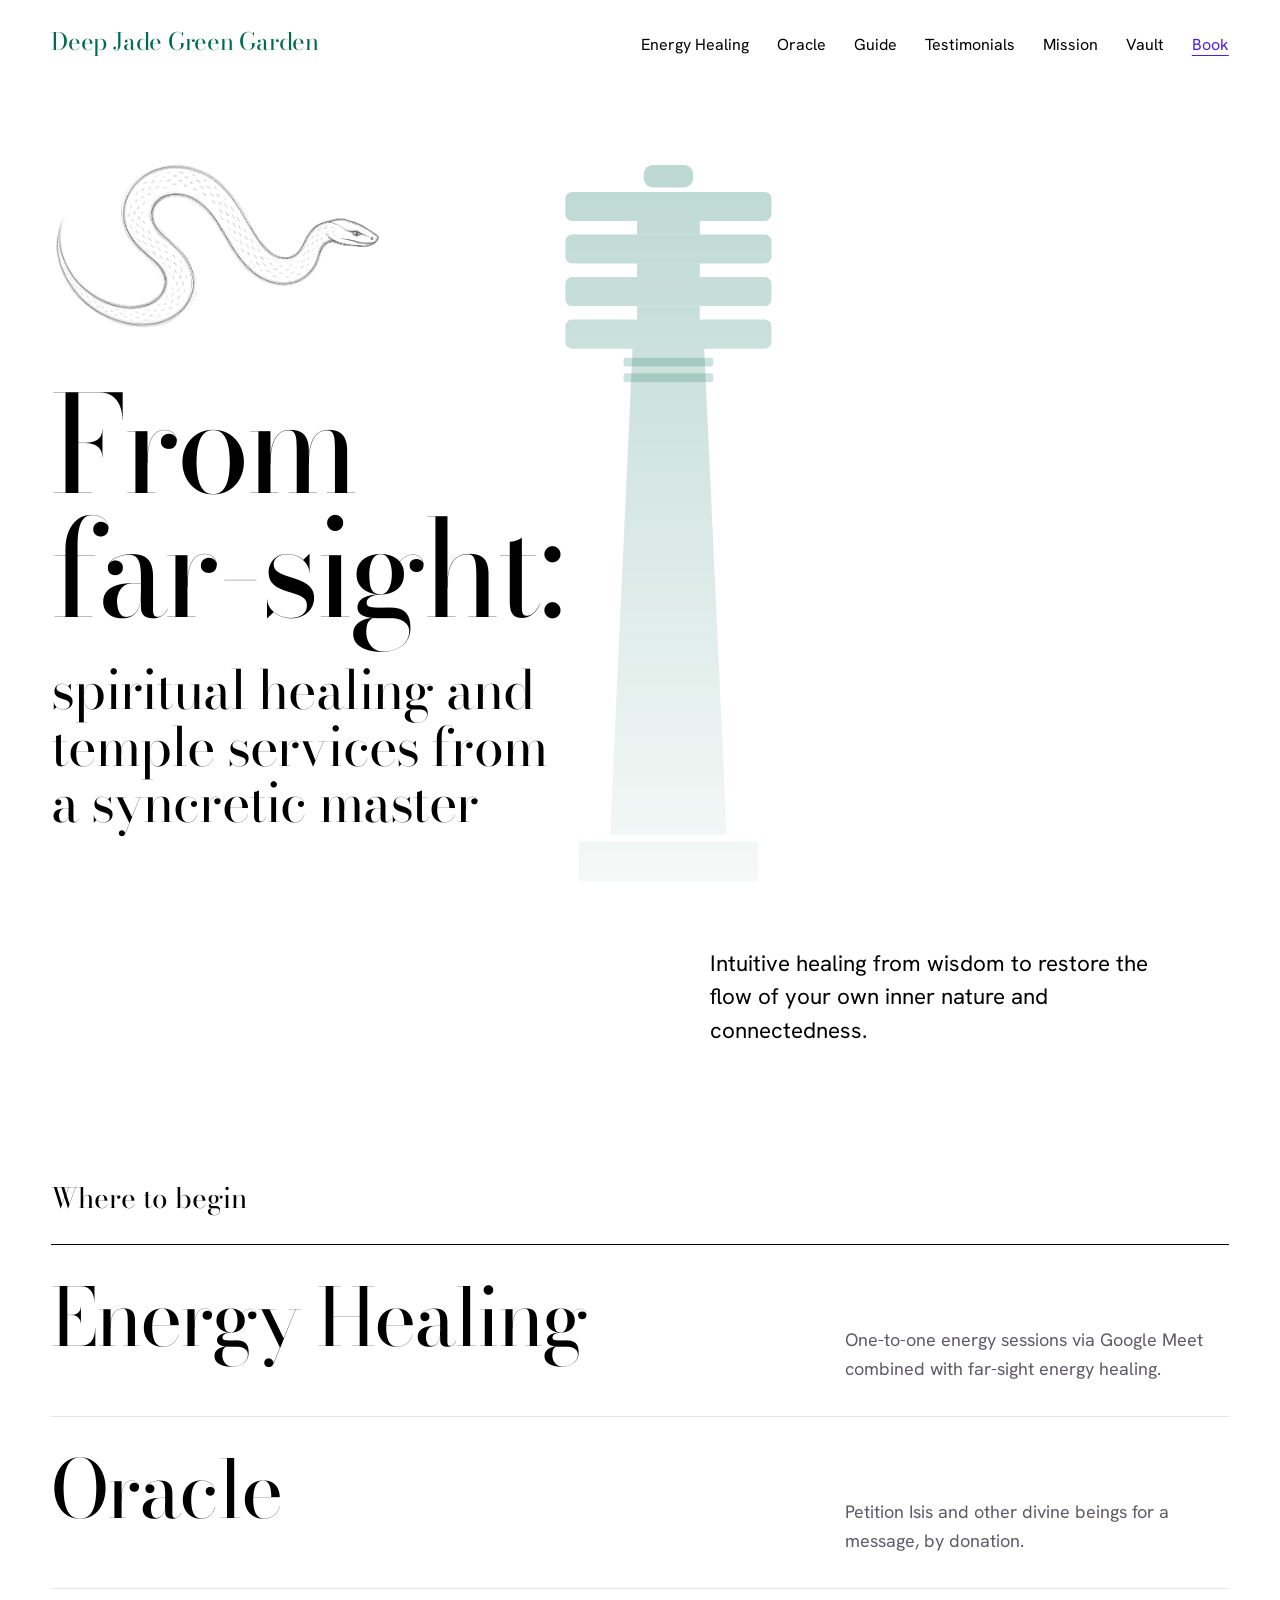
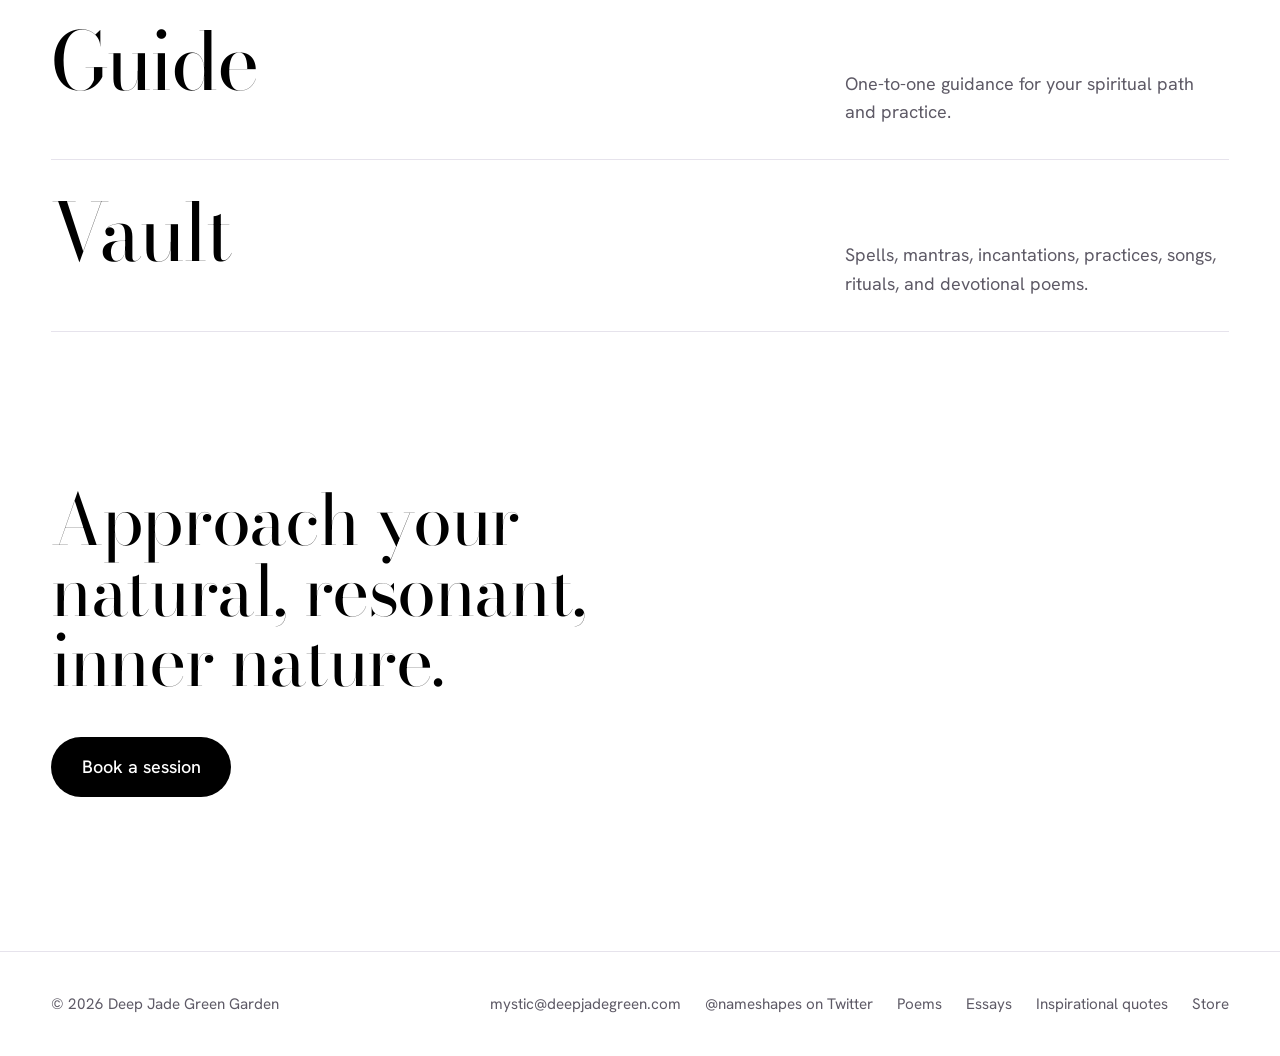
<file: index.html>
<!DOCTYPE html>
<html lang="en">
<head>
  <meta charset="utf-8">
  <meta name="viewport" content="width=device-width, initial-scale=1">
  <title>Deep Jade Green Garden — Spiritual healing and temple services</title>
  <meta name="description" content="Energy healing, poetry, magic, and temple work. Sessions in person and online.">
  <link rel="icon" href="favicon.ico" sizes="any">
  <link rel="icon" href="favicon-32.png" type="image/png" sizes="32x32">
  <link rel="icon" href="icon-192.png" type="image/png" sizes="192x192">
  <link rel="apple-touch-icon" href="apple-touch-icon.png">
  <link rel="preconnect" href="https://fonts.googleapis.com">
  <link rel="preconnect" href="https://fonts.gstatic.com" crossorigin>
  <link href="https://fonts.googleapis.com/css2?family=Bodoni+Moda:ital,opsz,wght@0,6..96,400..700;1,6..96,400&family=Hanken+Grotesk:wght@400;500&display=swap" rel="stylesheet">
  <link rel="stylesheet" href="style.css">
</head>
<body>
  <a class="skip" href="#main">Skip to content</a>

  <!-- HEADER: same on every page -->
  <header class="site-header wrap">
    <a class="brand" href="index.html">Deep Jade Green Garden</a>
    <nav class="nav" aria-label="Main">
      <ul>
        <li><a href="healing.html">Energy Healing</a></li>
        <li><a href="oracle.html">Oracle</a></li>
        <li><a href="consult.html">Guide</a></li>
        <li><a href="testimonials.html">Testimonials</a></li>
        <li><a href="mission.html">Mission</a></li>
        <li><a href="vault.html">Vault</a></li>
        <li class="nav-book"><a href="book.html">Book</a></li>
      </ul>
    </nav>
  </header>

  <main id="main">
    <section class="hero wrap">
      <img class="hero-logo" src="logo-snake.png" alt="Deep Jade Green Garden snake logo" width="779" height="405">
      <div class="hero-stage">
        <!-- Djed pillar: faded, behind the headline. Colour is set in style.css (.djed) -->
        <svg class="djed" viewBox="0 0 240 640" aria-hidden="true">
          <defs>
            <linearGradient id="djed-fade" gradientUnits="userSpaceOnUse" x1="0" y1="0" x2="0" y2="640">
              <stop offset="0" stop-color="currentColor" stop-opacity=".26" />
              <stop offset=".5" stop-color="currentColor" stop-opacity=".15" />
              <stop offset="1" stop-color="currentColor" stop-opacity=".04" />
            </linearGradient>
          </defs>
          <g fill="url(#djed-fade)">
            <rect x="98" y="0" width="44" height="20" rx="8" />
            <rect x="28" y="24" width="184" height="26" rx="6" />
            <rect x="92" y="50" width="56" height="12" />
            <rect x="28" y="62" width="184" height="26" rx="6" />
            <rect x="92" y="88" width="56" height="12" />
            <rect x="28" y="100" width="184" height="26" rx="6" />
            <rect x="92" y="126" width="56" height="12" />
            <rect x="28" y="138" width="184" height="26" rx="6" />
            <rect x="80" y="172" width="80" height="8" rx="2" />
            <rect x="80" y="186" width="80" height="8" rx="2" />
            <path d="M88 164 H152 L172 598 H68 Z" />
            <rect x="40" y="604" width="160" height="36" rx="3" />
          </g>
        </svg>
        <h1 class="display">From <span class="nowrap">far&#8209;sight:</span> <span class="display-sub">spiritual healing and temple services from a syncretic master</span></h1>
      </div>
      <p class="lede">Intuitive healing from wisdom to restore the flow of your own inner nature and connectedness.</p>
    </section>

    <section class="wrap" aria-labelledby="paths-title">
      <h2 class="paths-title" id="paths-title">Where to begin</h2>
      <ul class="paths">
        <li>
          <a href="healing.html">
            <span class="path-name">Energy Healing</span>
            <span class="path-note">One-to-one energy sessions via Google Meet combined with far-sight energy healing.</span>
          </a>
        </li>
        <li>
          <a href="oracle.html">
            <span class="path-name">Oracle</span>
            <span class="path-note">Petition Isis and other divine beings for a message, by donation.</span>
          </a>
        </li>
        <li>
          <a href="consult.html">
            <span class="path-name">Guide</span>
            <span class="path-note">One-to-one guidance for your spiritual path and practice.</span>
          </a>
        </li>
        <li>
          <a href="vault.html">
            <span class="path-name">Vault</span>
            <span class="path-note">Spells, mantras, incantations, practices, songs, rituals, and devotional poems.</span>
          </a>
        </li>
      </ul>
    </section>

    <section class="invite wrap">
      <h2>Approach your natural, resonant, inner nature.</h2>
      <a class="button" href="book.html">Book a session</a>
    </section>
  </main>

  <!-- FOOTER: same on every page -->
  <footer class="site-footer wrap">
    <span>&copy; 2026 Deep Jade Green Garden</span>
    <ul>
      <li><a href="mailto:mystic@deepjadegreen.com">mystic@deepjadegreen.com</a></li>
      <li><a href="https://twitter.com/nameshapes">@nameshapes on Twitter</a></li>
      <li><a href="poems.html">Poems</a></li>
      <li><a href="essays.html">Essays</a></li>
      <li><a href="quotes.html">Inspirational quotes</a></li>
      <li><a href="store.html">Store</a></li>
    </ul>
  </footer>
</body>
</html>
</file>
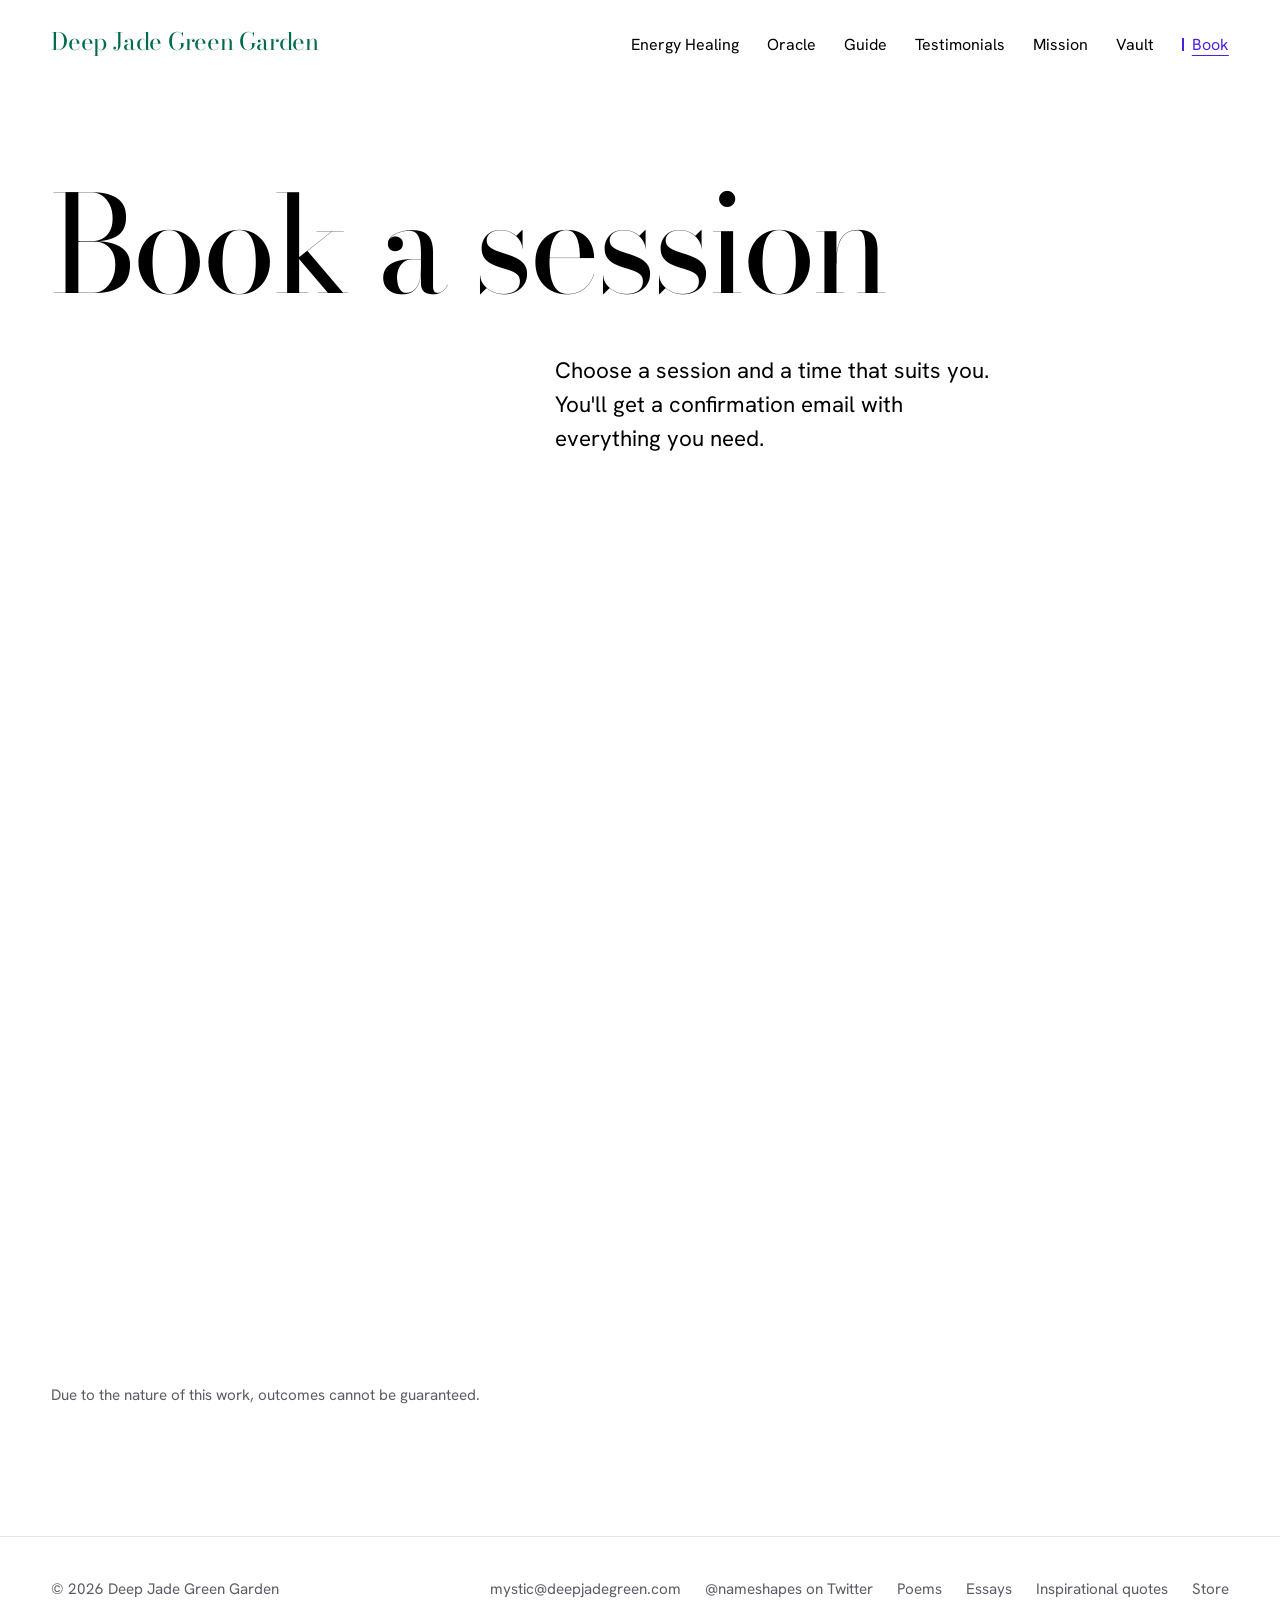
<file: book.html>
<!DOCTYPE html>
<html lang="en">
<head>
  <meta charset="utf-8">
  <meta name="viewport" content="width=device-width, initial-scale=1">
  <title>Book a session — Deep Jade Green Garden</title>
  <meta name="description" content="Choose a session and a time that suits you.">
  <link rel="icon" href="favicon.ico" sizes="any">
  <link rel="icon" href="favicon-32.png" type="image/png" sizes="32x32">
  <link rel="icon" href="icon-192.png" type="image/png" sizes="192x192">
  <link rel="apple-touch-icon" href="apple-touch-icon.png">
  <link rel="preconnect" href="https://fonts.googleapis.com">
  <link rel="preconnect" href="https://fonts.gstatic.com" crossorigin>
  <link href="https://fonts.googleapis.com/css2?family=Bodoni+Moda:ital,opsz,wght@0,6..96,400..700;1,6..96,400&family=Hanken+Grotesk:wght@400;500&display=swap" rel="stylesheet">
  <link rel="stylesheet" href="style.css">
</head>
<body>
  <a class="skip" href="#main">Skip to content</a>

  <header class="site-header wrap">
    <a class="brand" href="index.html">Deep Jade Green Garden</a>
    <nav class="nav" aria-label="Main">
      <ul>
        <li><a href="healing.html">Energy Healing</a></li>
        <li><a href="oracle.html">Oracle</a></li>
        <li><a href="consult.html">Guide</a></li>
        <li><a href="testimonials.html">Testimonials</a></li>
        <li><a href="mission.html">Mission</a></li>
        <li><a href="vault.html">Vault</a></li>
        <li class="nav-book"><a href="book.html" aria-current="page">Book</a></li>
      </ul>
    </nav>
  </header>

  <main id="main" class="wrap">
    <header class="page-head">
      <h1 class="display">Book a session</h1>
      <p class="lede">Choose a session and a time that suits you. You'll get a confirmation email with everything you need.</p>
    </header>

    <section class="booking">
      <!-- Acuity Scheduling embed. The script resizes the scheduler to fit its content. -->
      <iframe src="https://app.acuityscheduling.com/schedule.php?owner=40614383&ref=embedded_csp" title="Schedule Appointment" width="100%" height="800" frameBorder="0" allow="payment"></iframe>
      <script src="https://embed.acuityscheduling.com/js/embed.js" type="text/javascript"></script>
      <p class="booking-note">Due to the nature of this work, outcomes cannot be guaranteed.</p>
    </section>
  </main>

  <footer class="site-footer wrap">
    <span>&copy; 2026 Deep Jade Green Garden</span>
    <ul>
      <li><a href="mailto:mystic@deepjadegreen.com">mystic@deepjadegreen.com</a></li>
      <li><a href="https://twitter.com/nameshapes">@nameshapes on Twitter</a></li>
      <li><a href="poems.html">Poems</a></li>
      <li><a href="essays.html">Essays</a></li>
      <li><a href="quotes.html">Inspirational quotes</a></li>
      <li><a href="store.html">Store</a></li>
    </ul>
  </footer>
</body>
</html>
</file>
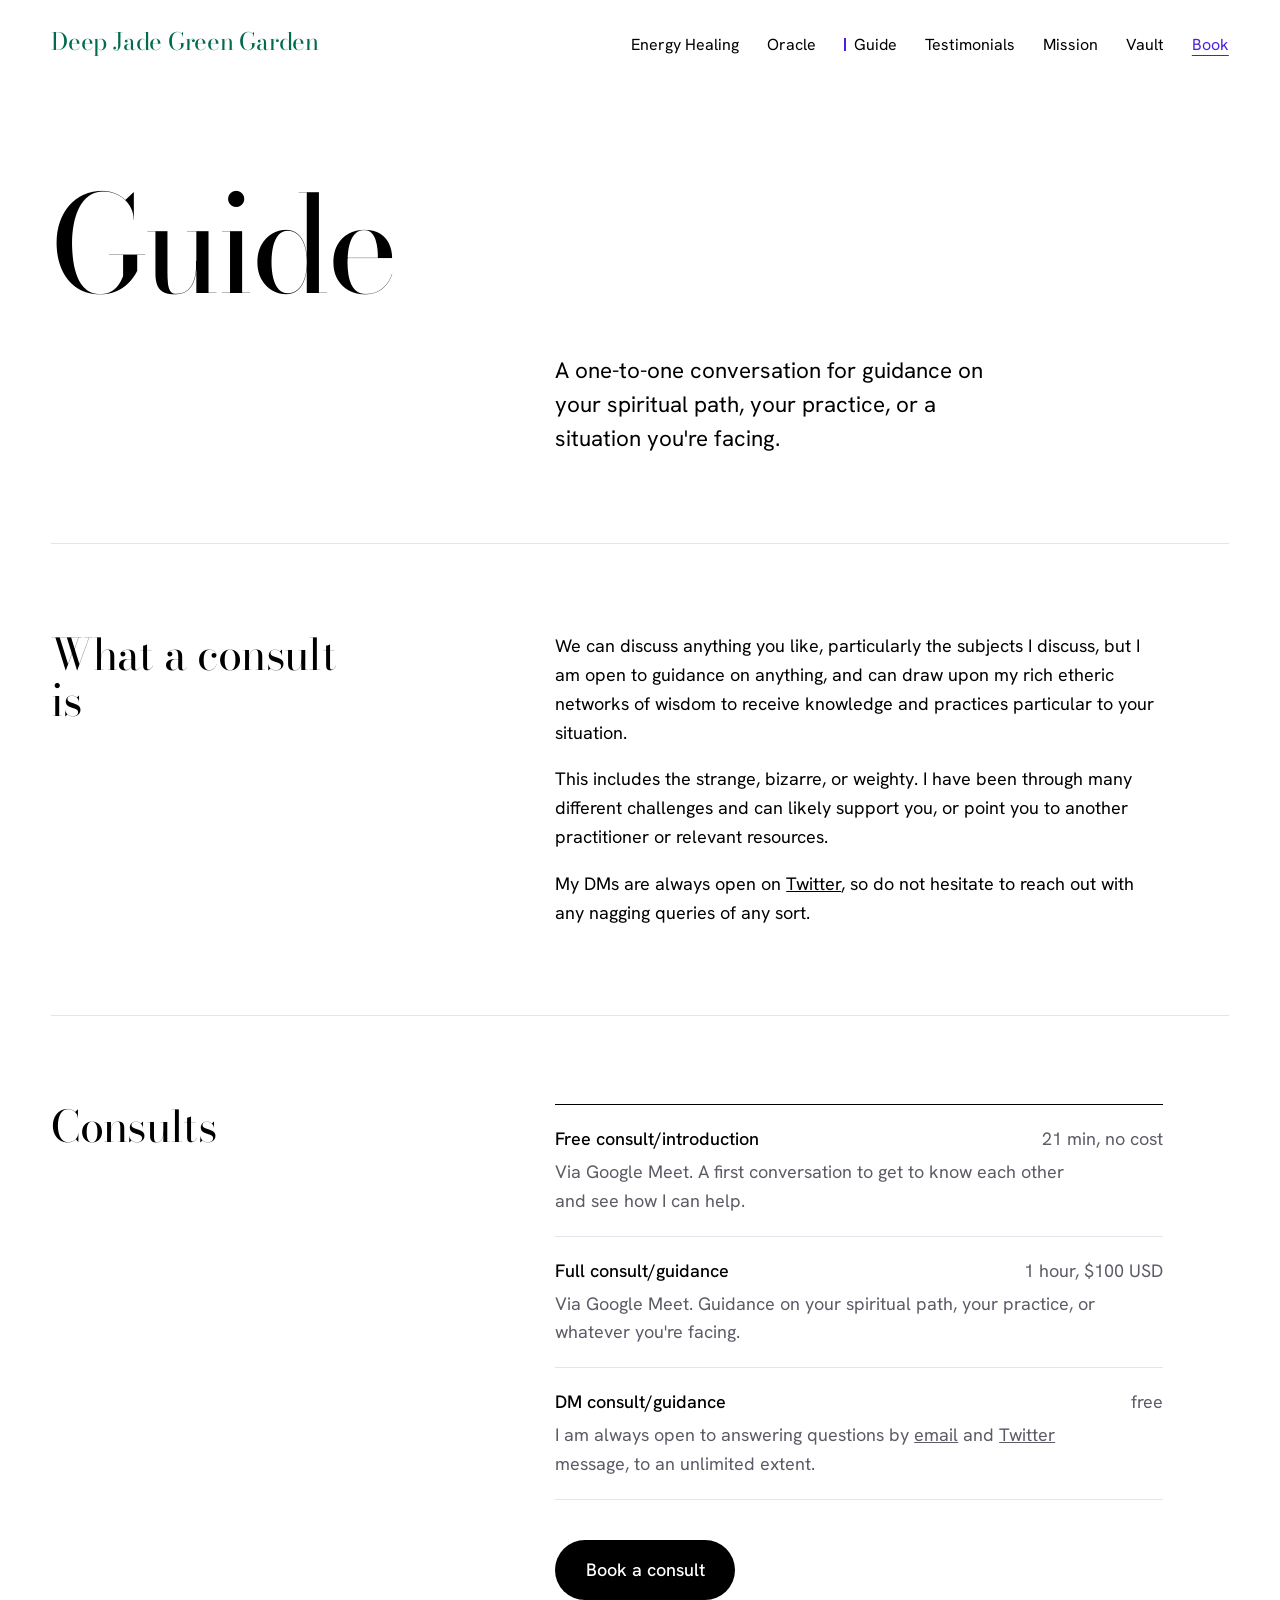
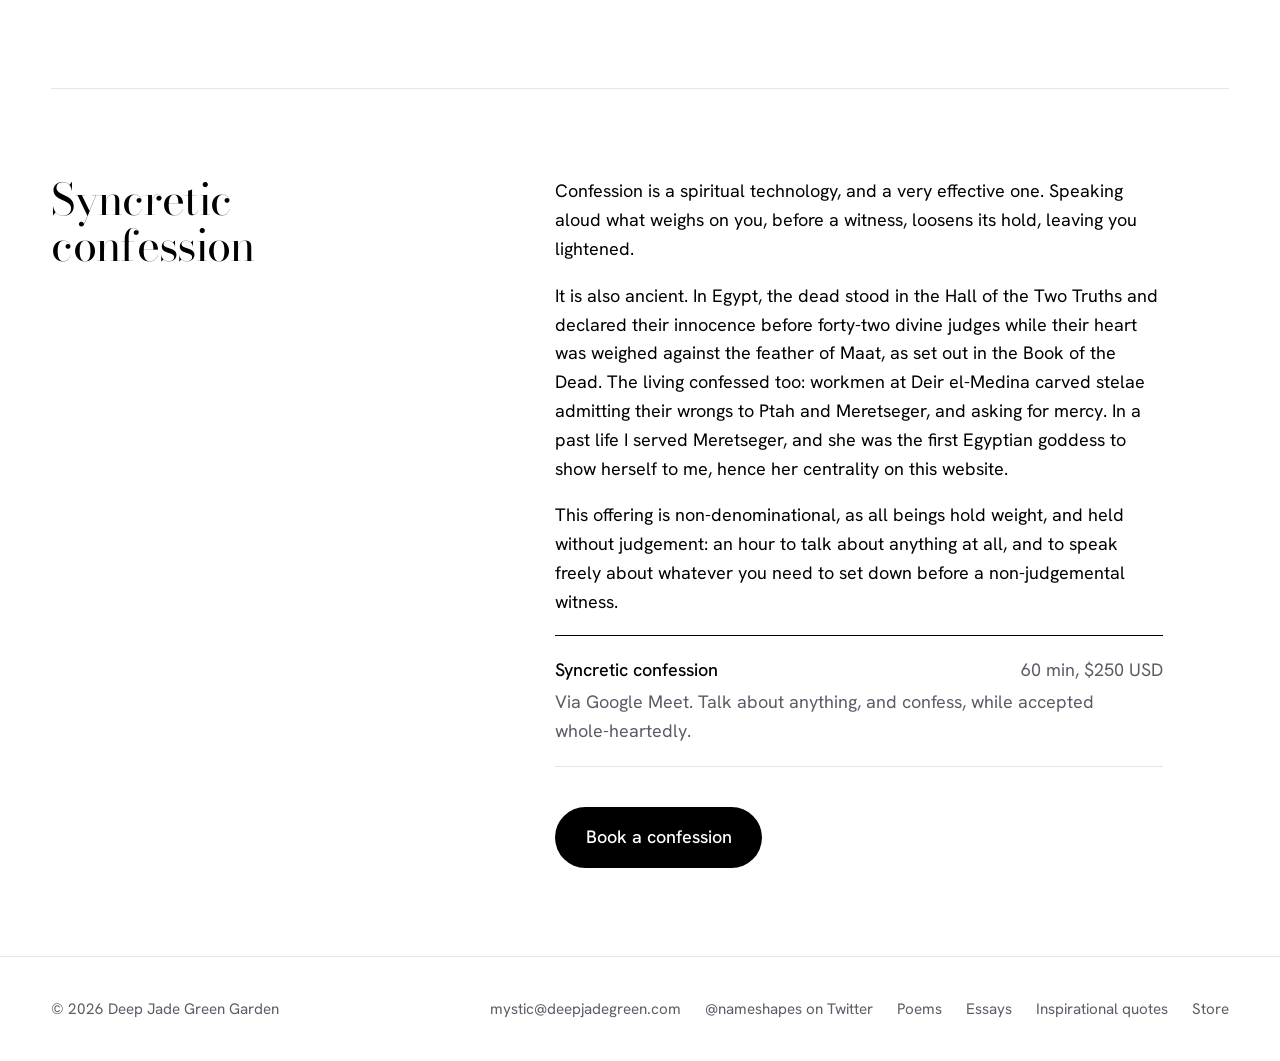
<file: consult.html>
<!DOCTYPE html>
<html lang="en">
<head>
  <meta charset="utf-8">
  <meta name="viewport" content="width=device-width, initial-scale=1">
  <title>Guide — Deep Jade Green Garden</title>
  <meta name="description" content="One-to-one spiritual consults, in person or online.">
  <link rel="icon" href="favicon.ico" sizes="any">
  <link rel="icon" href="favicon-32.png" type="image/png" sizes="32x32">
  <link rel="icon" href="icon-192.png" type="image/png" sizes="192x192">
  <link rel="apple-touch-icon" href="apple-touch-icon.png">
  <link rel="preconnect" href="https://fonts.googleapis.com">
  <link rel="preconnect" href="https://fonts.gstatic.com" crossorigin>
  <link href="https://fonts.googleapis.com/css2?family=Bodoni+Moda:ital,opsz,wght@0,6..96,400..700;1,6..96,400&family=Hanken+Grotesk:wght@400;500&display=swap" rel="stylesheet">
  <link rel="stylesheet" href="style.css">
</head>
<body>
  <a class="skip" href="#main">Skip to content</a>

  <header class="site-header wrap">
    <a class="brand" href="index.html">Deep Jade Green Garden</a>
    <nav class="nav" aria-label="Main">
      <ul>
        <li><a href="healing.html">Energy Healing</a></li>
        <li><a href="oracle.html">Oracle</a></li>
        <li><a href="consult.html" aria-current="page">Guide</a></li>
        <li><a href="testimonials.html">Testimonials</a></li>
        <li><a href="mission.html">Mission</a></li>
        <li><a href="vault.html">Vault</a></li>
        <li class="nav-book"><a href="book.html">Book</a></li>
      </ul>
    </nav>
  </header>

  <main id="main" class="wrap">
    <header class="page-head">
      <h1 class="display">Guide</h1>
      <p class="lede">A one-to-one conversation for guidance on your spiritual path, your practice, or a situation you're facing.</p>
    </header>

    <section class="block">
      <h2>What a consult is</h2>
      <div class="body">
        <p>We can discuss anything you like, particularly the subjects I discuss, but I am open to guidance on anything, and can draw upon my rich etheric networks of wisdom to receive knowledge and practices particular to your situation.</p>
        <p>This includes the strange, bizarre, or weighty. I have been through many different challenges and can likely support you, or point you to another practitioner or relevant resources.</p>
        <p>My DMs are always open on <a href="https://twitter.com/nameshapes">Twitter</a>, so do not hesitate to reach out with any nagging queries of any sort.</p>
      </div>
    </section>

    <section class="block">
      <h2>Consults</h2>
      <div class="body">
        <ul class="offerings">
          <li>
            <span class="name">Free consult/introduction</span>
            <span class="meta">21 min, no cost</span>
            <p class="desc">Via Google Meet. A first conversation to get to know each other and see how I can help.</p>
          </li>
          <li>
            <span class="name">Full consult/guidance</span>
            <span class="meta">1 hour, $100 USD</span>
            <p class="desc">Via Google Meet. Guidance on your spiritual path, your practice, or whatever you're facing.</p>
          </li>
          <li>
            <span class="name">DM consult/guidance</span>
            <span class="meta">free</span>
            <p class="desc">I am always open to answering questions by <a href="mailto:mystic@deepjadegreen.com">email</a> and <a href="https://twitter.com/nameshapes">Twitter</a> message, to an unlimited extent.</p>
          </li>
        </ul>
        <p class="after-list"><a class="button" href="book.html">Book a consult</a></p>
      </div>
    </section>

    <section class="block">
      <h2>Syncretic confession</h2>
      <div class="body">
        <p>Confession is a spiritual technology, and a very effective one. Speaking aloud what weighs on you, before a witness, loosens its hold, leaving you lightened.</p>
        <p>It is also ancient. In Egypt, the dead stood in the Hall of the Two Truths and declared their innocence before forty-two divine judges while their heart was weighed against the feather of Maat, as set out in the Book of the Dead. The living confessed too: workmen at Deir el-Medina carved stelae admitting their wrongs to Ptah and Meretseger, and asking for mercy. In a past life I served Meretseger, and she was the first Egyptian goddess to show herself to me, hence her centrality on this website.</p>
        <p>This offering is non-denominational, as all beings hold weight, and held without judgement: an hour to talk about anything at all, and to speak freely about whatever you need to set down before a non-judgemental witness.</p>
        <ul class="offerings">
          <li>
            <span class="name">Syncretic confession</span>
            <span class="meta">60 min, $250 USD</span>
            <p class="desc">Via Google Meet. Talk about anything, and confess, while accepted whole-heartedly.</p>
          </li>
        </ul>
        <p class="after-list"><a class="button" href="book.html">Book a confession</a></p>
      </div>
    </section>
  </main>

  <footer class="site-footer wrap">
    <span>&copy; 2026 Deep Jade Green Garden</span>
    <ul>
      <li><a href="mailto:mystic@deepjadegreen.com">mystic@deepjadegreen.com</a></li>
      <li><a href="https://twitter.com/nameshapes">@nameshapes on Twitter</a></li>
      <li><a href="poems.html">Poems</a></li>
      <li><a href="essays.html">Essays</a></li>
      <li><a href="quotes.html">Inspirational quotes</a></li>
      <li><a href="store.html">Store</a></li>
    </ul>
  </footer>
</body>
</html>
</file>
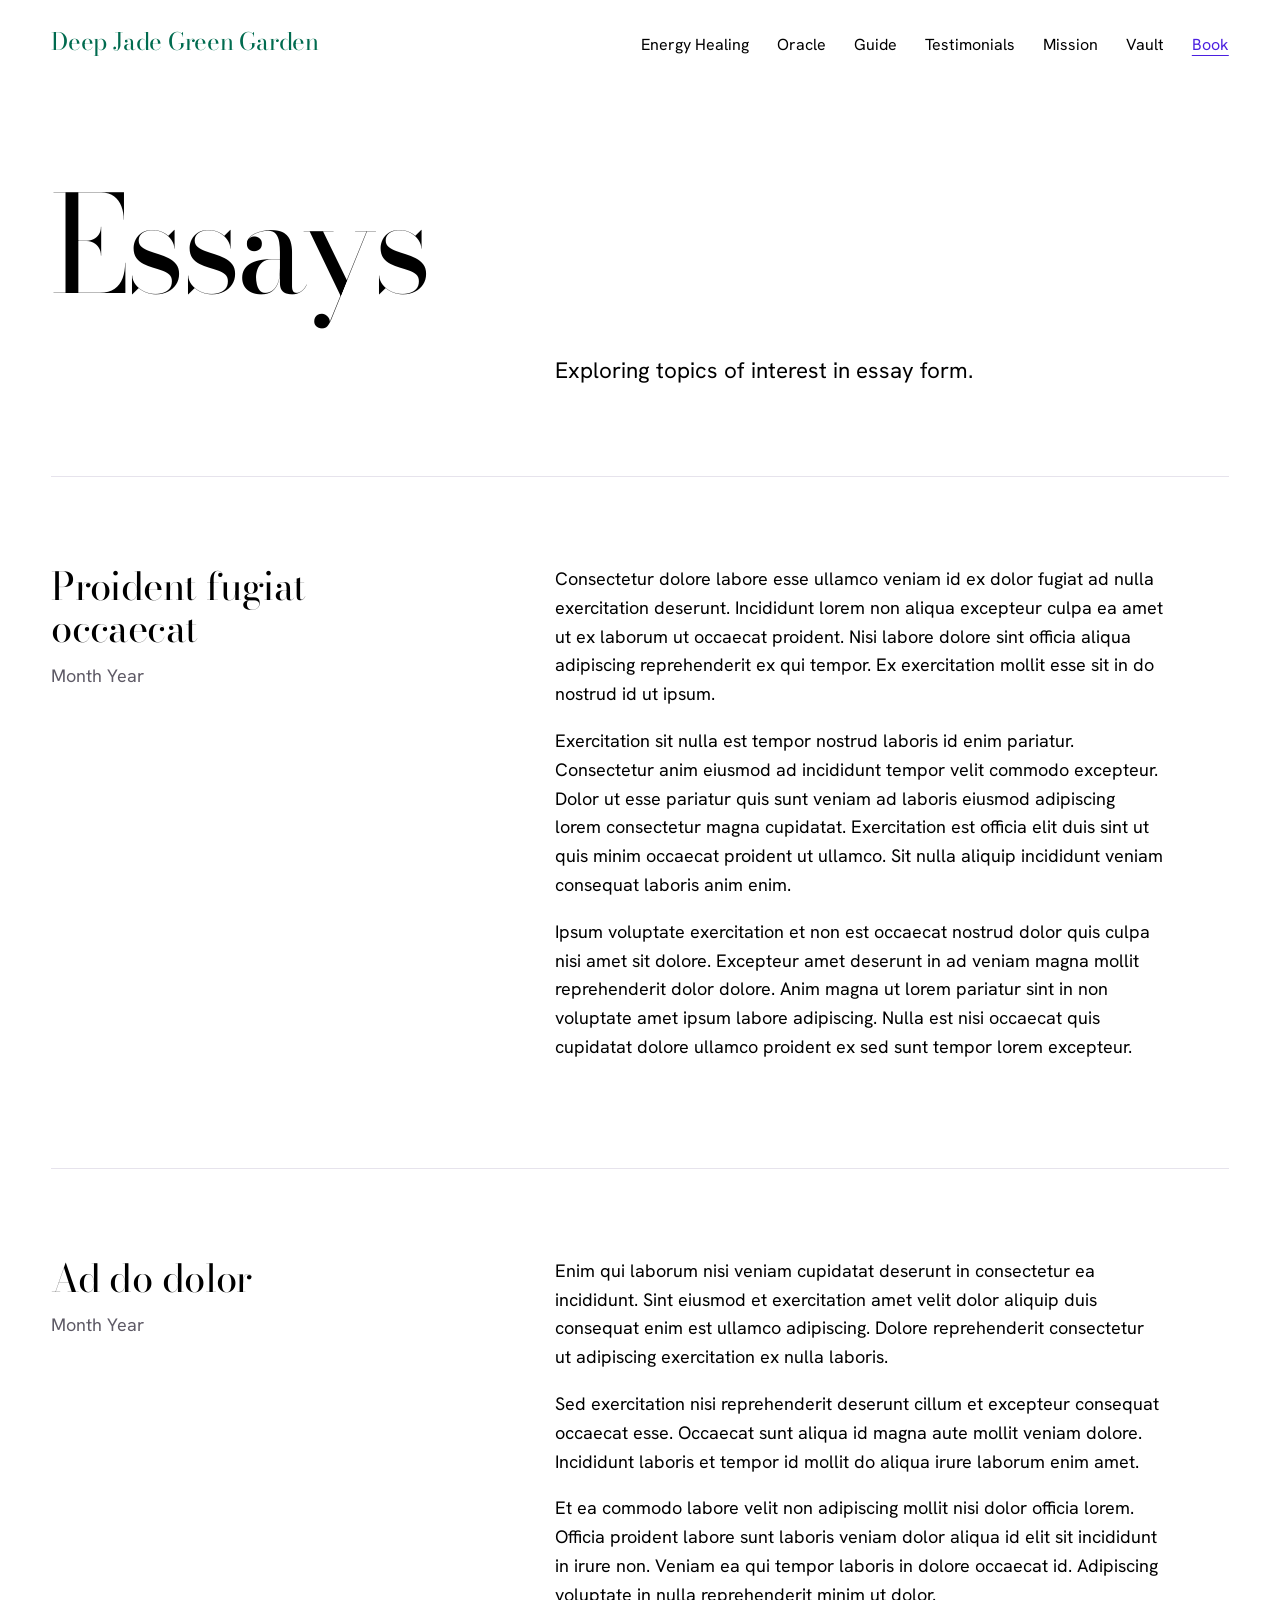
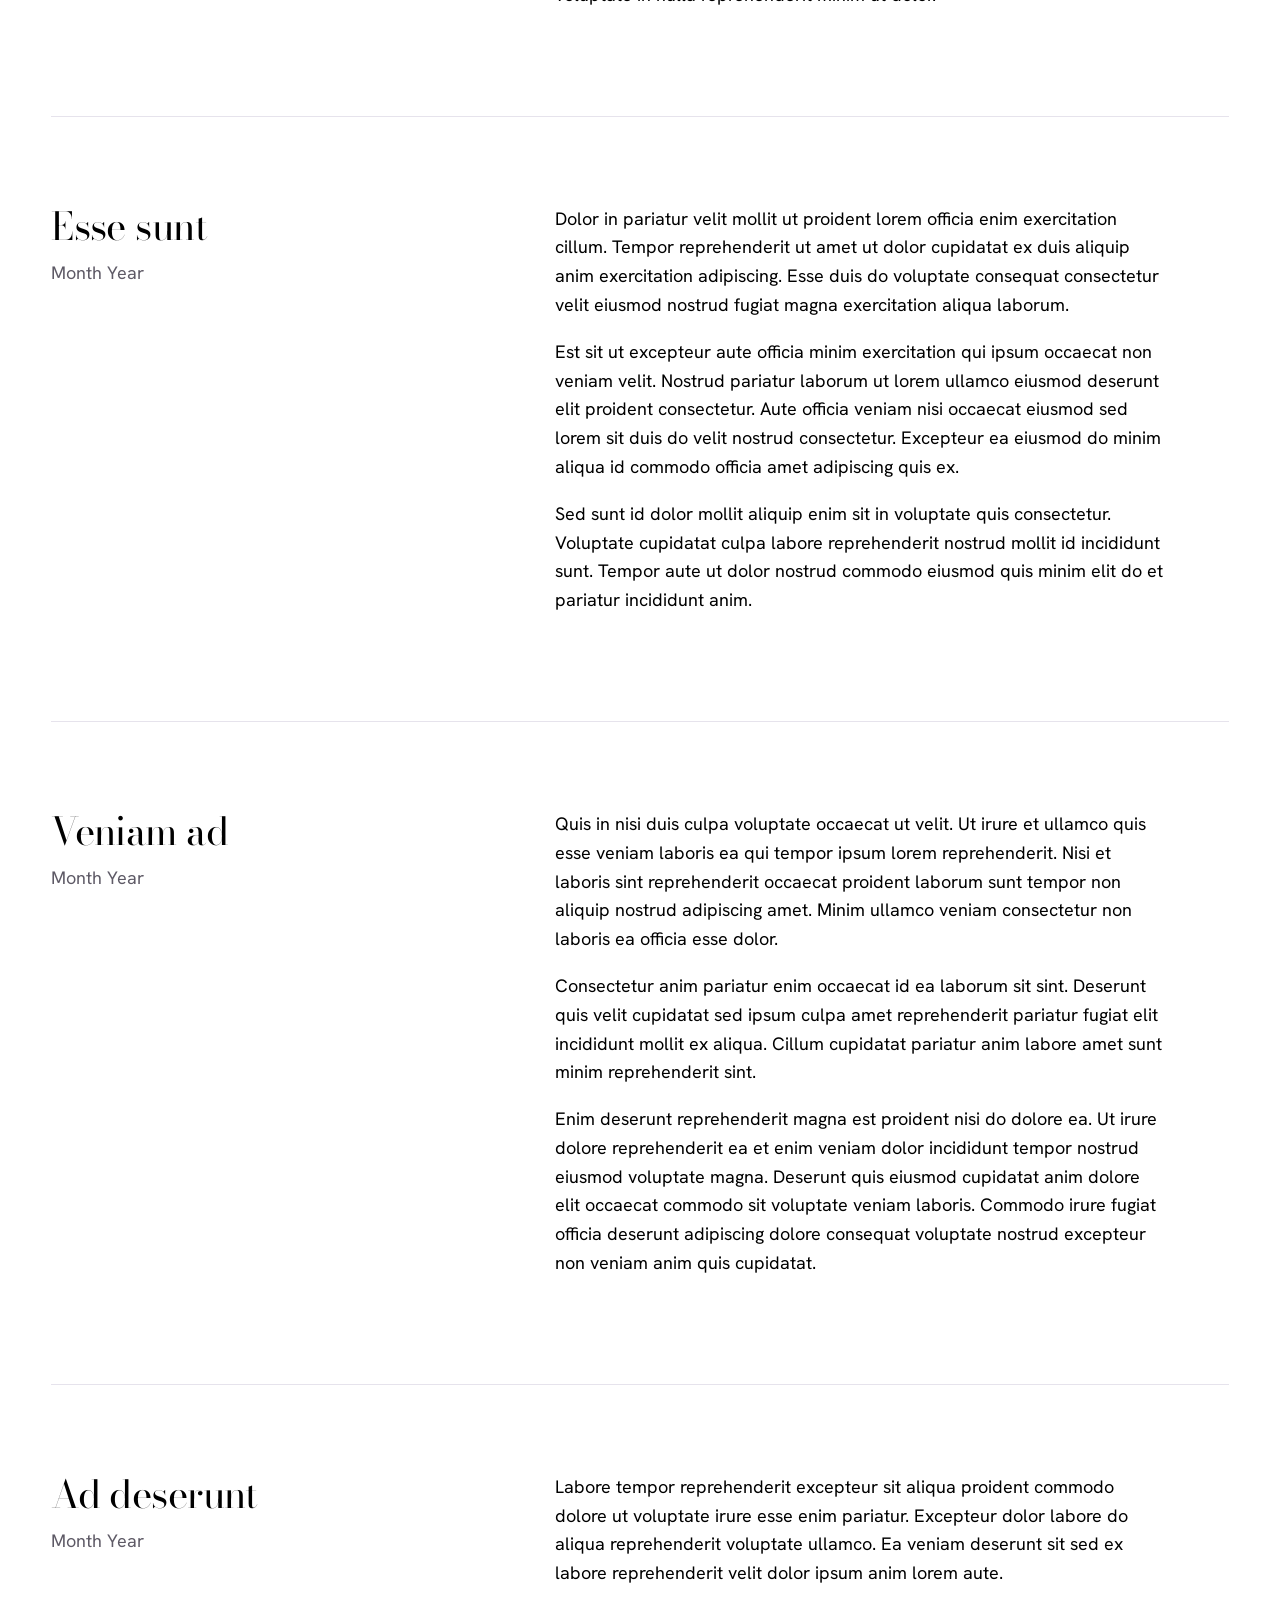
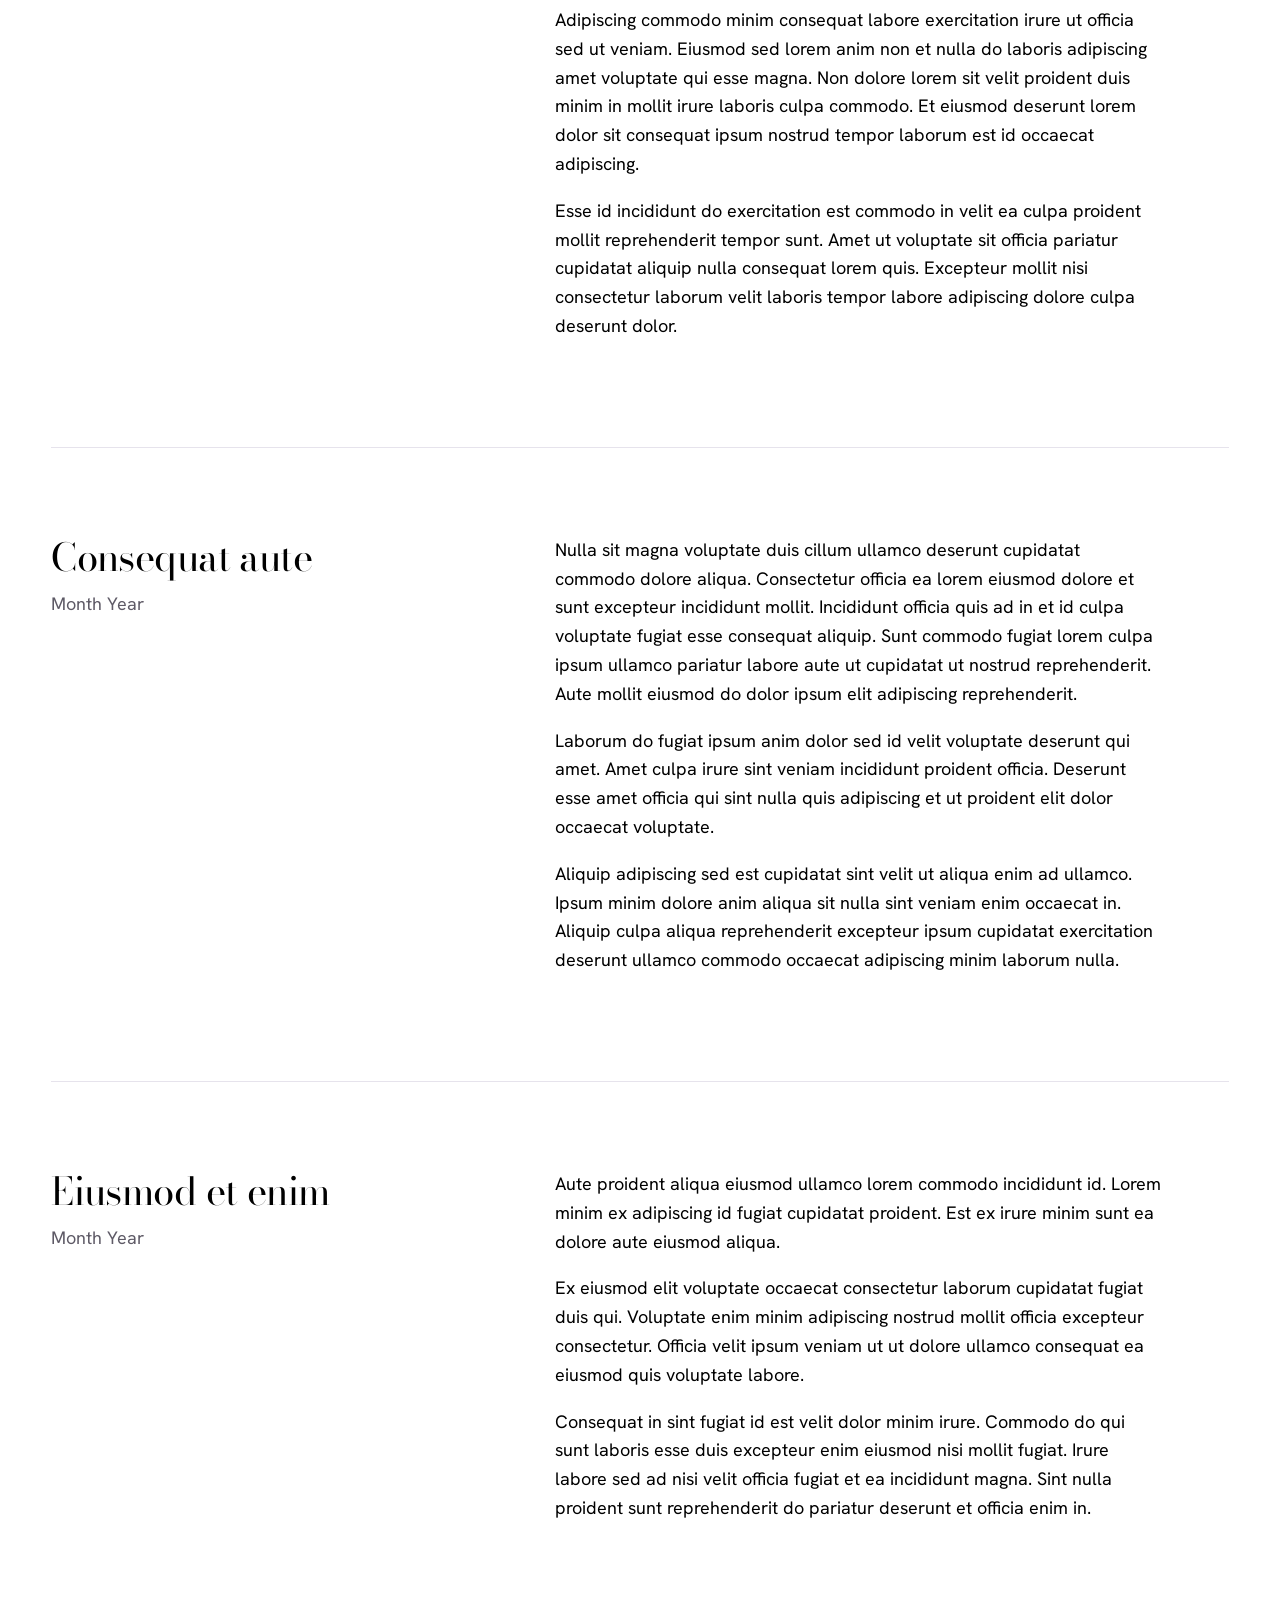
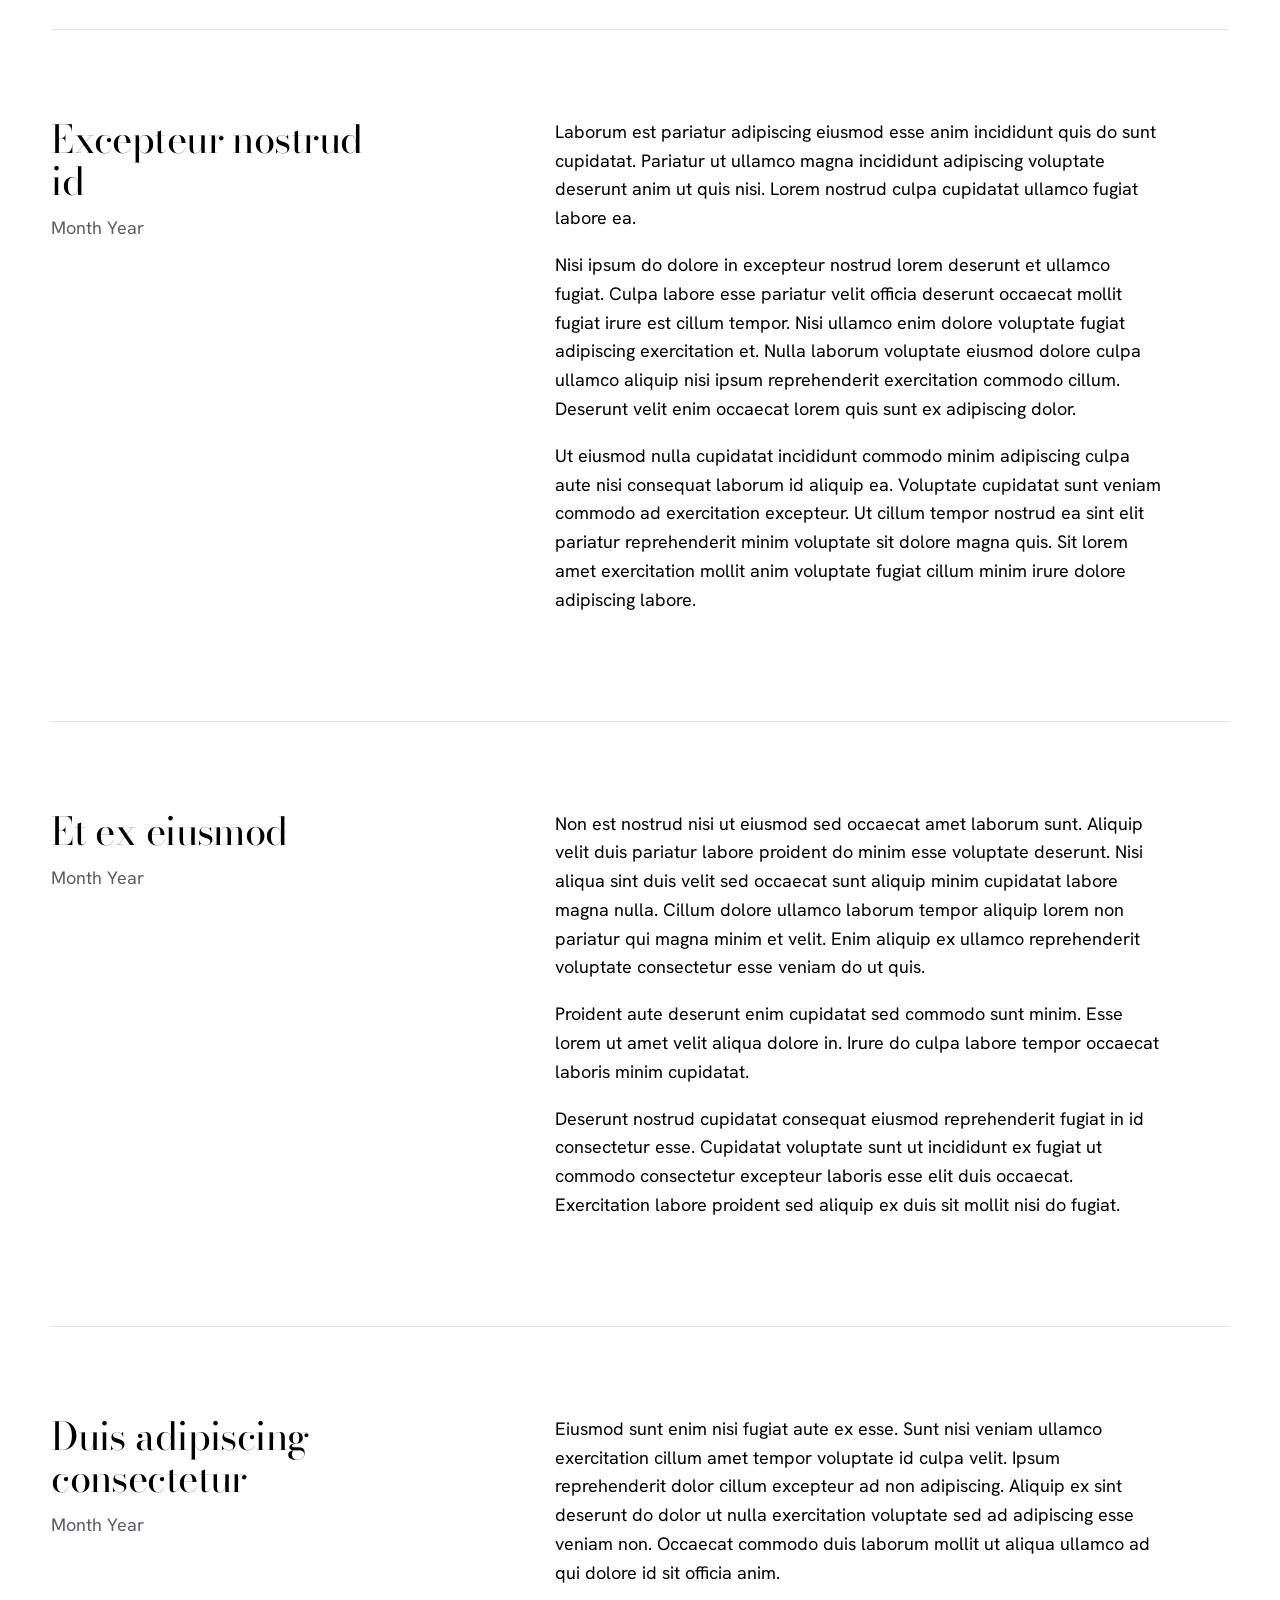
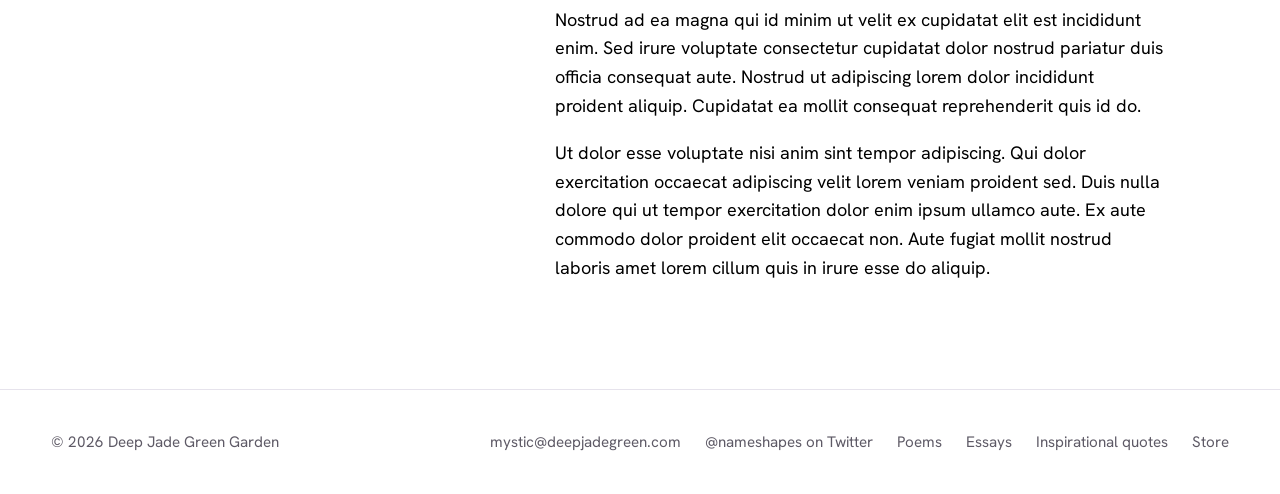
<file: essays.html>
<!DOCTYPE html>
<html lang="en">
<head>
  <meta charset="utf-8">
  <meta name="viewport" content="width=device-width, initial-scale=1">
  <title>Essays — Deep Jade Green Garden</title>
  <meta name="description" content="Essays from Deep Jade Green Garden.">
  <link rel="icon" href="favicon.ico" sizes="any">
  <link rel="icon" href="favicon-32.png" type="image/png" sizes="32x32">
  <link rel="icon" href="icon-192.png" type="image/png" sizes="192x192">
  <link rel="apple-touch-icon" href="apple-touch-icon.png">
  <link rel="preconnect" href="https://fonts.googleapis.com">
  <link rel="preconnect" href="https://fonts.gstatic.com" crossorigin>
  <link href="https://fonts.googleapis.com/css2?family=Bodoni+Moda:ital,opsz,wght@0,6..96,400..700;1,6..96,400&family=Hanken+Grotesk:wght@400;500&display=swap" rel="stylesheet">
  <link rel="stylesheet" href="style.css">
</head>
<body>
  <a class="skip" href="#main">Skip to content</a>

  <header class="site-header wrap">
    <a class="brand" href="index.html">Deep Jade Green Garden</a>
    <nav class="nav" aria-label="Main">
      <ul>
        <li><a href="healing.html">Energy Healing</a></li>
        <li><a href="oracle.html">Oracle</a></li>
        <li><a href="consult.html">Guide</a></li>
        <li><a href="testimonials.html">Testimonials</a></li>
        <li><a href="mission.html">Mission</a></li>
        <li><a href="vault.html">Vault</a></li>
        <li class="nav-book"><a href="book.html">Book</a></li>
      </ul>
    </nav>
  </header>

  <main id="main" class="wrap">
    <header class="page-head">
      <h1 class="display">Essays</h1>
      <p class="lede">Exploring topics of interest in essay form.</p>
    </header>

    <!-- ESSAY: copy this whole <article> block to add another. Add as many <p> paragraphs as you need. -->
    <article class="essay">
      <header>
        <h2>Proident fugiat occaecat</h2>
        <p class="essay-date">Month Year</p>
      </header>
      <div class="essay-body">
        <p>Consectetur dolore labore esse ullamco veniam id ex dolor fugiat ad nulla exercitation deserunt. Incididunt lorem non aliqua excepteur culpa ea amet ut ex laborum ut occaecat proident. Nisi labore dolore sint officia aliqua adipiscing reprehenderit ex qui tempor. Ex exercitation mollit esse sit in do nostrud id ut ipsum.</p>
        <p>Exercitation sit nulla est tempor nostrud laboris id enim pariatur. Consectetur anim eiusmod ad incididunt tempor velit commodo excepteur. Dolor ut esse pariatur quis sunt veniam ad laboris eiusmod adipiscing lorem consectetur magna cupidatat. Exercitation est officia elit duis sint ut quis minim occaecat proident ut ullamco. Sit nulla aliquip incididunt veniam consequat laboris anim enim.</p>
        <p>Ipsum voluptate exercitation et non est occaecat nostrud dolor quis culpa nisi amet sit dolore. Excepteur amet deserunt in ad veniam magna mollit reprehenderit dolor dolore. Anim magna ut lorem pariatur sint in non voluptate amet ipsum labore adipiscing. Nulla est nisi occaecat quis cupidatat dolore ullamco proident ex sed sunt tempor lorem excepteur.</p>
      </div>
    </article>

    <article class="essay">
      <header>
        <h2>Ad do dolor</h2>
        <p class="essay-date">Month Year</p>
      </header>
      <div class="essay-body">
        <p>Enim qui laborum nisi veniam cupidatat deserunt in consectetur ea incididunt. Sint eiusmod et exercitation amet velit dolor aliquip duis consequat enim est ullamco adipiscing. Dolore reprehenderit consectetur ut adipiscing exercitation ex nulla laboris.</p>
        <p>Sed exercitation nisi reprehenderit deserunt cillum et excepteur consequat occaecat esse. Occaecat sunt aliqua id magna aute mollit veniam dolore. Incididunt laboris et tempor id mollit do aliqua irure laborum enim amet.</p>
        <p>Et ea commodo labore velit non adipiscing mollit nisi dolor officia lorem. Officia proident labore sunt laboris veniam dolor aliqua id elit sit incididunt in irure non. Veniam ea qui tempor laboris in dolore occaecat id. Adipiscing voluptate in nulla reprehenderit minim ut dolor.</p>
      </div>
    </article>

    <article class="essay">
      <header>
        <h2>Esse sunt</h2>
        <p class="essay-date">Month Year</p>
      </header>
      <div class="essay-body">
        <p>Dolor in pariatur velit mollit ut proident lorem officia enim exercitation cillum. Tempor reprehenderit ut amet ut dolor cupidatat ex duis aliquip anim exercitation adipiscing. Esse duis do voluptate consequat consectetur velit eiusmod nostrud fugiat magna exercitation aliqua laborum.</p>
        <p>Est sit ut excepteur aute officia minim exercitation qui ipsum occaecat non veniam velit. Nostrud pariatur laborum ut lorem ullamco eiusmod deserunt elit proident consectetur. Aute officia veniam nisi occaecat eiusmod sed lorem sit duis do velit nostrud consectetur. Excepteur ea eiusmod do minim aliqua id commodo officia amet adipiscing quis ex.</p>
        <p>Sed sunt id dolor mollit aliquip enim sit in voluptate quis consectetur. Voluptate cupidatat culpa labore reprehenderit nostrud mollit id incididunt sunt. Tempor aute ut dolor nostrud commodo eiusmod quis minim elit do et pariatur incididunt anim.</p>
      </div>
    </article>

    <article class="essay">
      <header>
        <h2>Veniam ad</h2>
        <p class="essay-date">Month Year</p>
      </header>
      <div class="essay-body">
        <p>Quis in nisi duis culpa voluptate occaecat ut velit. Ut irure et ullamco quis esse veniam laboris ea qui tempor ipsum lorem reprehenderit. Nisi et laboris sint reprehenderit occaecat proident laborum sunt tempor non aliquip nostrud adipiscing amet. Minim ullamco veniam consectetur non laboris ea officia esse dolor.</p>
        <p>Consectetur anim pariatur enim occaecat id ea laborum sit sint. Deserunt quis velit cupidatat sed ipsum culpa amet reprehenderit pariatur fugiat elit incididunt mollit ex aliqua. Cillum cupidatat pariatur anim labore amet sunt minim reprehenderit sint.</p>
        <p>Enim deserunt reprehenderit magna est proident nisi do dolore ea. Ut irure dolore reprehenderit ea et enim veniam dolor incididunt tempor nostrud eiusmod voluptate magna. Deserunt quis eiusmod cupidatat anim dolore elit occaecat commodo sit voluptate veniam laboris. Commodo irure fugiat officia deserunt adipiscing dolore consequat voluptate nostrud excepteur non veniam anim quis cupidatat.</p>
      </div>
    </article>

    <article class="essay">
      <header>
        <h2>Ad deserunt</h2>
        <p class="essay-date">Month Year</p>
      </header>
      <div class="essay-body">
        <p>Labore tempor reprehenderit excepteur sit aliqua proident commodo dolore ut voluptate irure esse enim pariatur. Excepteur dolor labore do aliqua reprehenderit voluptate ullamco. Ea veniam deserunt sit sed ex labore reprehenderit velit dolor ipsum anim lorem aute.</p>
        <p>Adipiscing commodo minim consequat labore exercitation irure ut officia sed ut veniam. Eiusmod sed lorem anim non et nulla do laboris adipiscing amet voluptate qui esse magna. Non dolore lorem sit velit proident duis minim in mollit irure laboris culpa commodo. Et eiusmod deserunt lorem dolor sit consequat ipsum nostrud tempor laborum est id occaecat adipiscing.</p>
        <p>Esse id incididunt do exercitation est commodo in velit ea culpa proident mollit reprehenderit tempor sunt. Amet ut voluptate sit officia pariatur cupidatat aliquip nulla consequat lorem quis. Excepteur mollit nisi consectetur laborum velit laboris tempor labore adipiscing dolore culpa deserunt dolor.</p>
      </div>
    </article>

    <article class="essay">
      <header>
        <h2>Consequat aute</h2>
        <p class="essay-date">Month Year</p>
      </header>
      <div class="essay-body">
        <p>Nulla sit magna voluptate duis cillum ullamco deserunt cupidatat commodo dolore aliqua. Consectetur officia ea lorem eiusmod dolore et sunt excepteur incididunt mollit. Incididunt officia quis ad in et id culpa voluptate fugiat esse consequat aliquip. Sunt commodo fugiat lorem culpa ipsum ullamco pariatur labore aute ut cupidatat ut nostrud reprehenderit. Aute mollit eiusmod do dolor ipsum elit adipiscing reprehenderit.</p>
        <p>Laborum do fugiat ipsum anim dolor sed id velit voluptate deserunt qui amet. Amet culpa irure sint veniam incididunt proident officia. Deserunt esse amet officia qui sint nulla quis adipiscing et ut proident elit dolor occaecat voluptate.</p>
        <p>Aliquip adipiscing sed est cupidatat sint velit ut aliqua enim ad ullamco. Ipsum minim dolore anim aliqua sit nulla sint veniam enim occaecat in. Aliquip culpa aliqua reprehenderit excepteur ipsum cupidatat exercitation deserunt ullamco commodo occaecat adipiscing minim laborum nulla.</p>
      </div>
    </article>

    <article class="essay">
      <header>
        <h2>Eiusmod et enim</h2>
        <p class="essay-date">Month Year</p>
      </header>
      <div class="essay-body">
        <p>Aute proident aliqua eiusmod ullamco lorem commodo incididunt id. Lorem minim ex adipiscing id fugiat cupidatat proident. Est ex irure minim sunt ea dolore aute eiusmod aliqua.</p>
        <p>Ex eiusmod elit voluptate occaecat consectetur laborum cupidatat fugiat duis qui. Voluptate enim minim adipiscing nostrud mollit officia excepteur consectetur. Officia velit ipsum veniam ut ut dolore ullamco consequat ea eiusmod quis voluptate labore.</p>
        <p>Consequat in sint fugiat id est velit dolor minim irure. Commodo do qui sunt laboris esse duis excepteur enim eiusmod nisi mollit fugiat. Irure labore sed ad nisi velit officia fugiat et ea incididunt magna. Sint nulla proident sunt reprehenderit do pariatur deserunt et officia enim in.</p>
      </div>
    </article>

    <article class="essay">
      <header>
        <h2>Excepteur nostrud id</h2>
        <p class="essay-date">Month Year</p>
      </header>
      <div class="essay-body">
        <p>Laborum est pariatur adipiscing eiusmod esse anim incididunt quis do sunt cupidatat. Pariatur ut ullamco magna incididunt adipiscing voluptate deserunt anim ut quis nisi. Lorem nostrud culpa cupidatat ullamco fugiat labore ea.</p>
        <p>Nisi ipsum do dolore in excepteur nostrud lorem deserunt et ullamco fugiat. Culpa labore esse pariatur velit officia deserunt occaecat mollit fugiat irure est cillum tempor. Nisi ullamco enim dolore voluptate fugiat adipiscing exercitation et. Nulla laborum voluptate eiusmod dolore culpa ullamco aliquip nisi ipsum reprehenderit exercitation commodo cillum. Deserunt velit enim occaecat lorem quis sunt ex adipiscing dolor.</p>
        <p>Ut eiusmod nulla cupidatat incididunt commodo minim adipiscing culpa aute nisi consequat laborum id aliquip ea. Voluptate cupidatat sunt veniam commodo ad exercitation excepteur. Ut cillum tempor nostrud ea sint elit pariatur reprehenderit minim voluptate sit dolore magna quis. Sit lorem amet exercitation mollit anim voluptate fugiat cillum minim irure dolore adipiscing labore.</p>
      </div>
    </article>

    <article class="essay">
      <header>
        <h2>Et ex eiusmod</h2>
        <p class="essay-date">Month Year</p>
      </header>
      <div class="essay-body">
        <p>Non est nostrud nisi ut eiusmod sed occaecat amet laborum sunt. Aliquip velit duis pariatur labore proident do minim esse voluptate deserunt. Nisi aliqua sint duis velit sed occaecat sunt aliquip minim cupidatat labore magna nulla. Cillum dolore ullamco laborum tempor aliquip lorem non pariatur qui magna minim et velit. Enim aliquip ex ullamco reprehenderit voluptate consectetur esse veniam do ut quis.</p>
        <p>Proident aute deserunt enim cupidatat sed commodo sunt minim. Esse lorem ut amet velit aliqua dolore in. Irure do culpa labore tempor occaecat laboris minim cupidatat.</p>
        <p>Deserunt nostrud cupidatat consequat eiusmod reprehenderit fugiat in id consectetur esse. Cupidatat voluptate sunt ut incididunt ex fugiat ut commodo consectetur excepteur laboris esse elit duis occaecat. Exercitation labore proident sed aliquip ex duis sit mollit nisi do fugiat.</p>
      </div>
    </article>

    <article class="essay">
      <header>
        <h2>Duis adipiscing consectetur</h2>
        <p class="essay-date">Month Year</p>
      </header>
      <div class="essay-body">
        <p>Eiusmod sunt enim nisi fugiat aute ex esse. Sunt nisi veniam ullamco exercitation cillum amet tempor voluptate id culpa velit. Ipsum reprehenderit dolor cillum excepteur ad non adipiscing. Aliquip ex sint deserunt do dolor ut nulla exercitation voluptate sed ad adipiscing esse veniam non. Occaecat commodo duis laborum mollit ut aliqua ullamco ad qui dolore id sit officia anim.</p>
        <p>Nostrud ad ea magna qui id minim ut velit ex cupidatat elit est incididunt enim. Sed irure voluptate consectetur cupidatat dolor nostrud pariatur duis officia consequat aute. Nostrud ut adipiscing lorem dolor incididunt proident aliquip. Cupidatat ea mollit consequat reprehenderit quis id do.</p>
        <p>Ut dolor esse voluptate nisi anim sint tempor adipiscing. Qui dolor exercitation occaecat adipiscing velit lorem veniam proident sed. Duis nulla dolore qui ut tempor exercitation dolor enim ipsum ullamco aute. Ex aute commodo dolor proident elit occaecat non. Aute fugiat mollit nostrud laboris amet lorem cillum quis in irure esse do aliquip.</p>
      </div>
    </article>

  </main>

  <footer class="site-footer wrap">
    <span>&copy; 2026 Deep Jade Green Garden</span>
    <ul>
      <li><a href="mailto:mystic@deepjadegreen.com">mystic@deepjadegreen.com</a></li>
      <li><a href="https://twitter.com/nameshapes">@nameshapes on Twitter</a></li>
      <li><a href="poems.html">Poems</a></li>
      <li><a href="essays.html" aria-current="page">Essays</a></li>
      <li><a href="quotes.html">Inspirational quotes</a></li>
      <li><a href="store.html">Store</a></li>
    </ul>
  </footer>
</body>
</html>
</file>
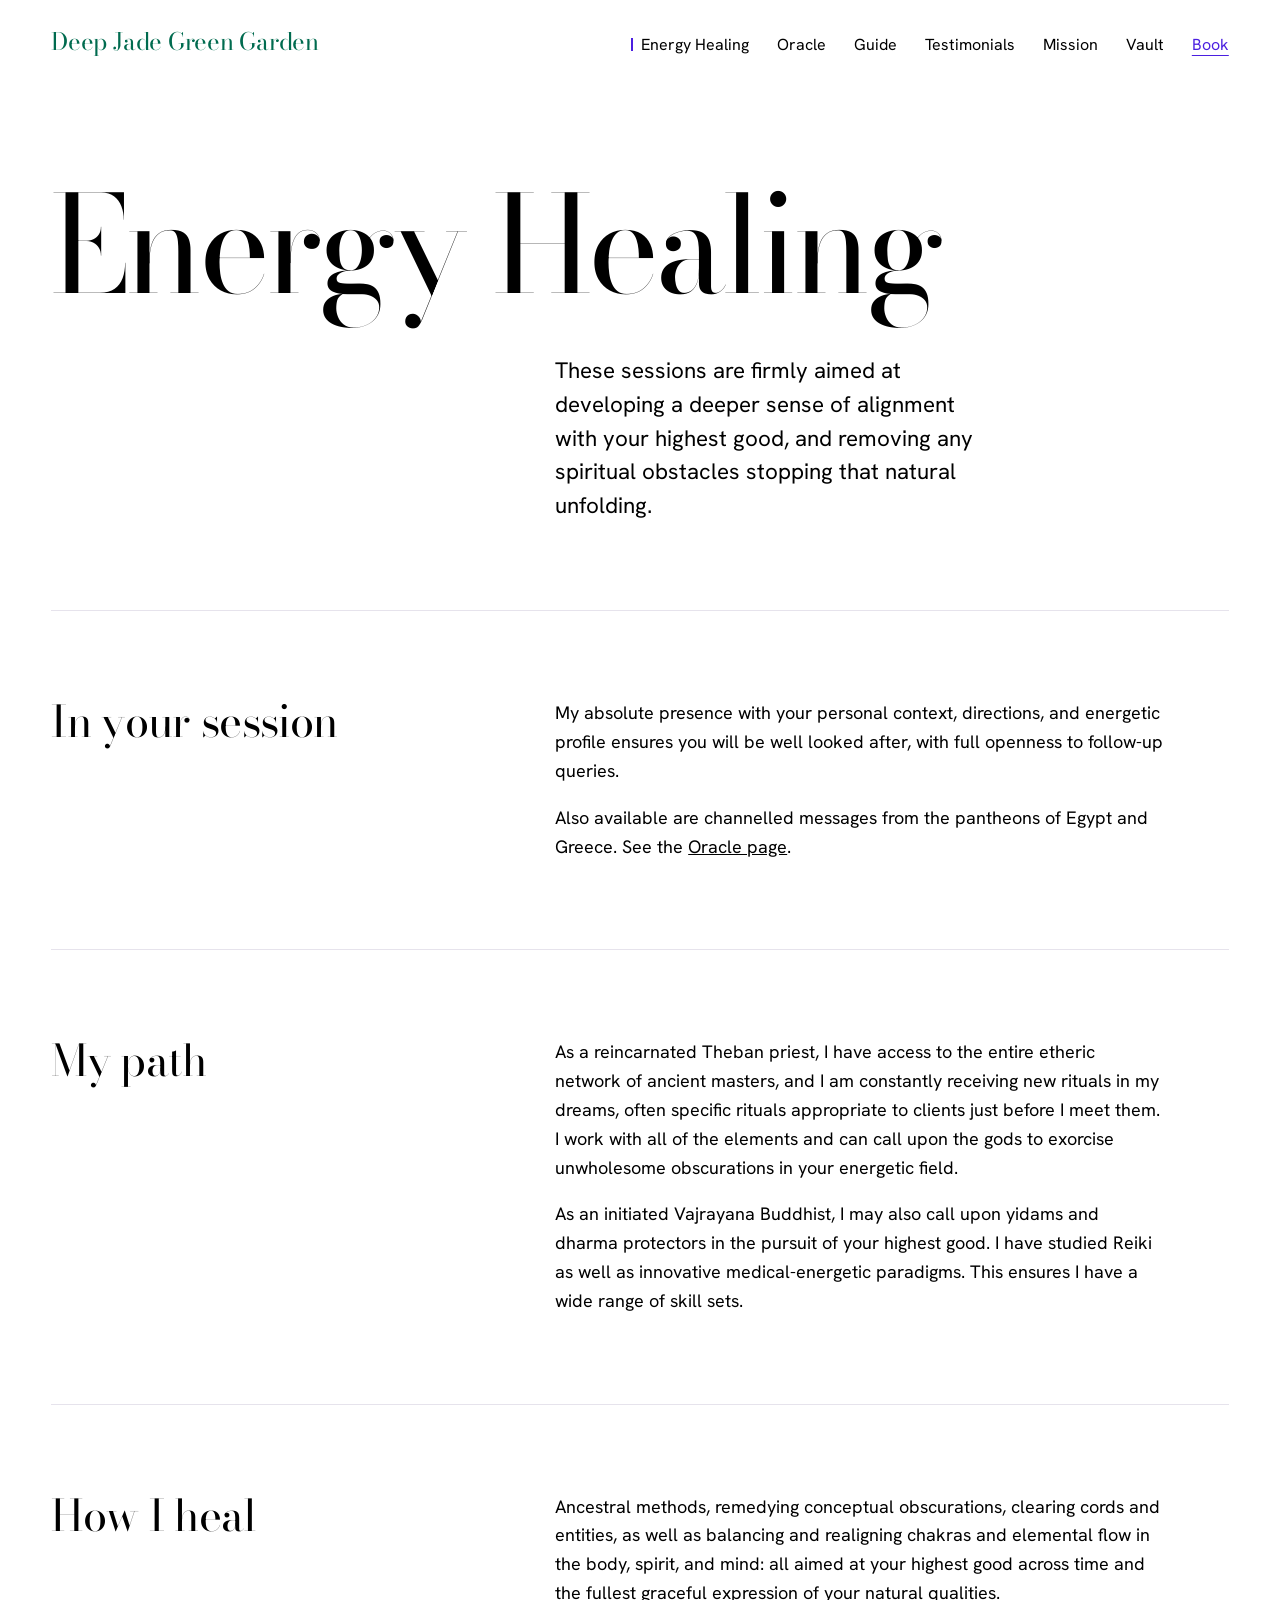
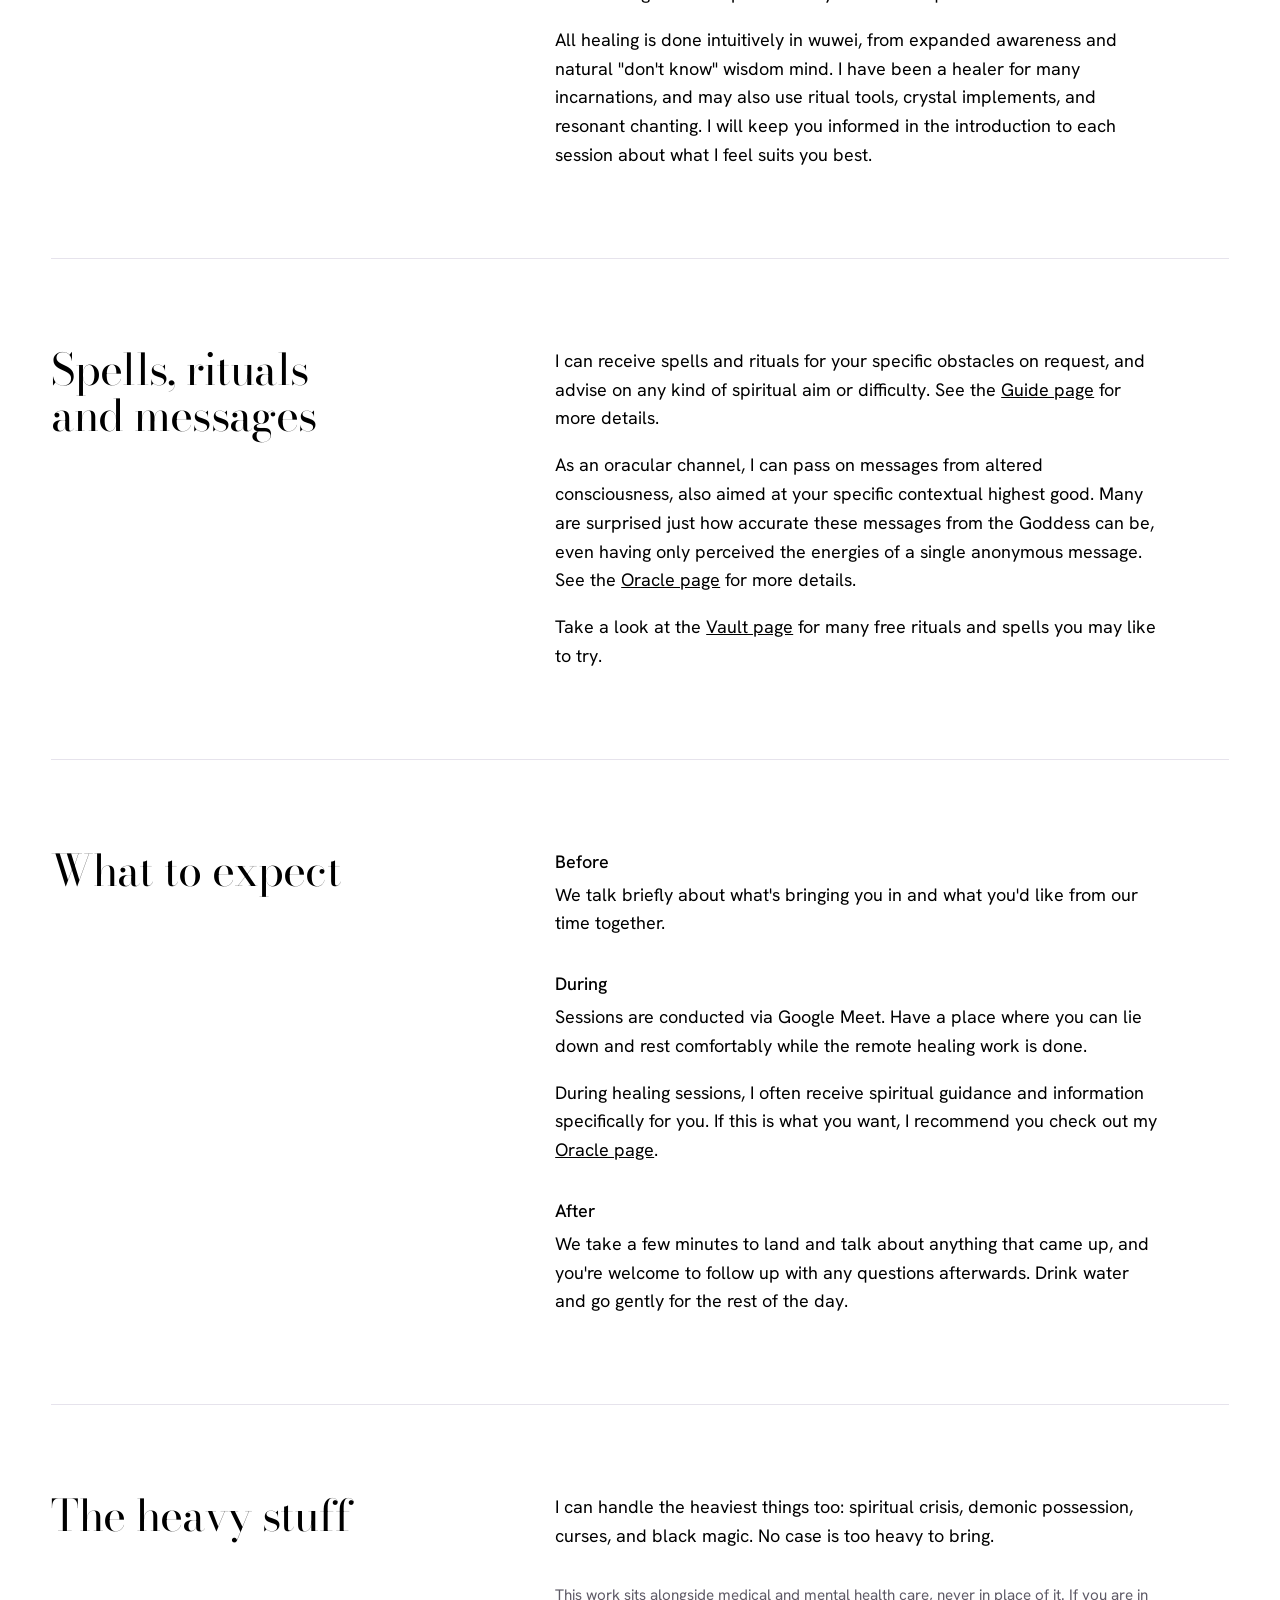
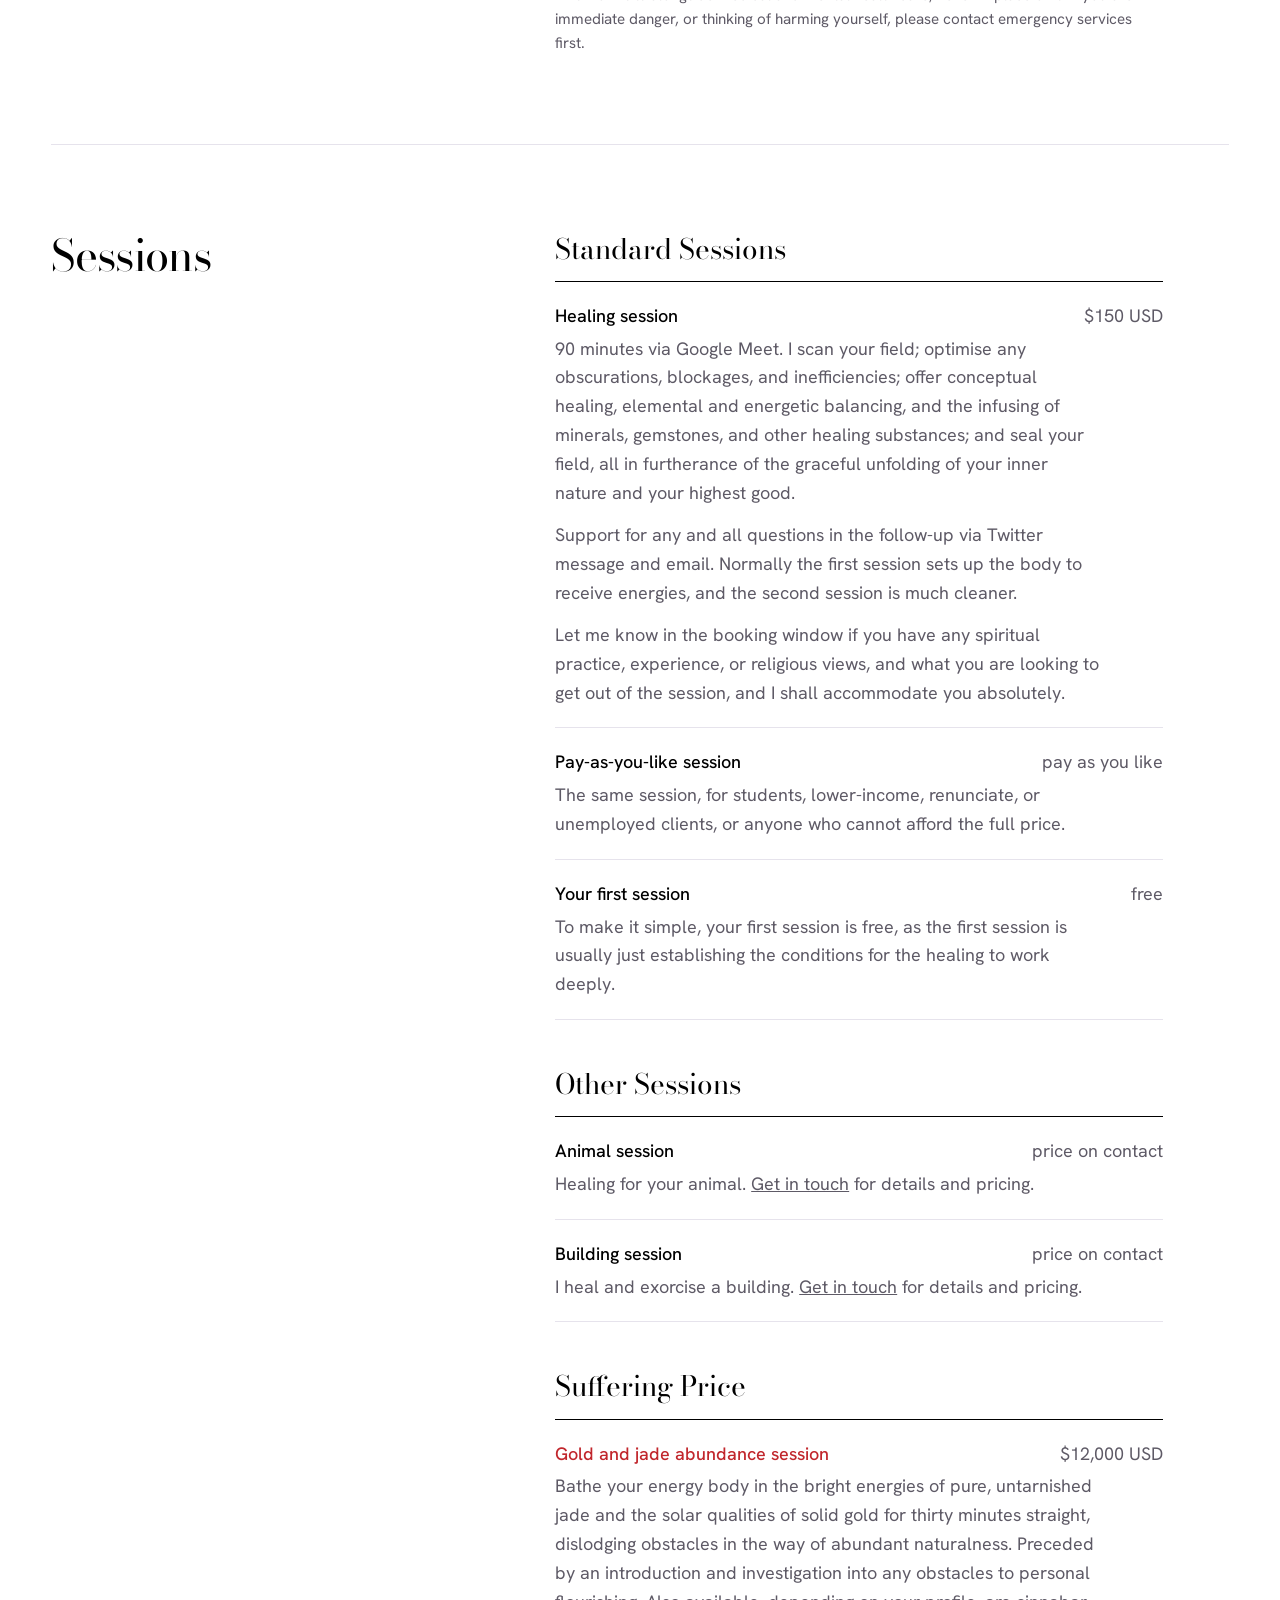
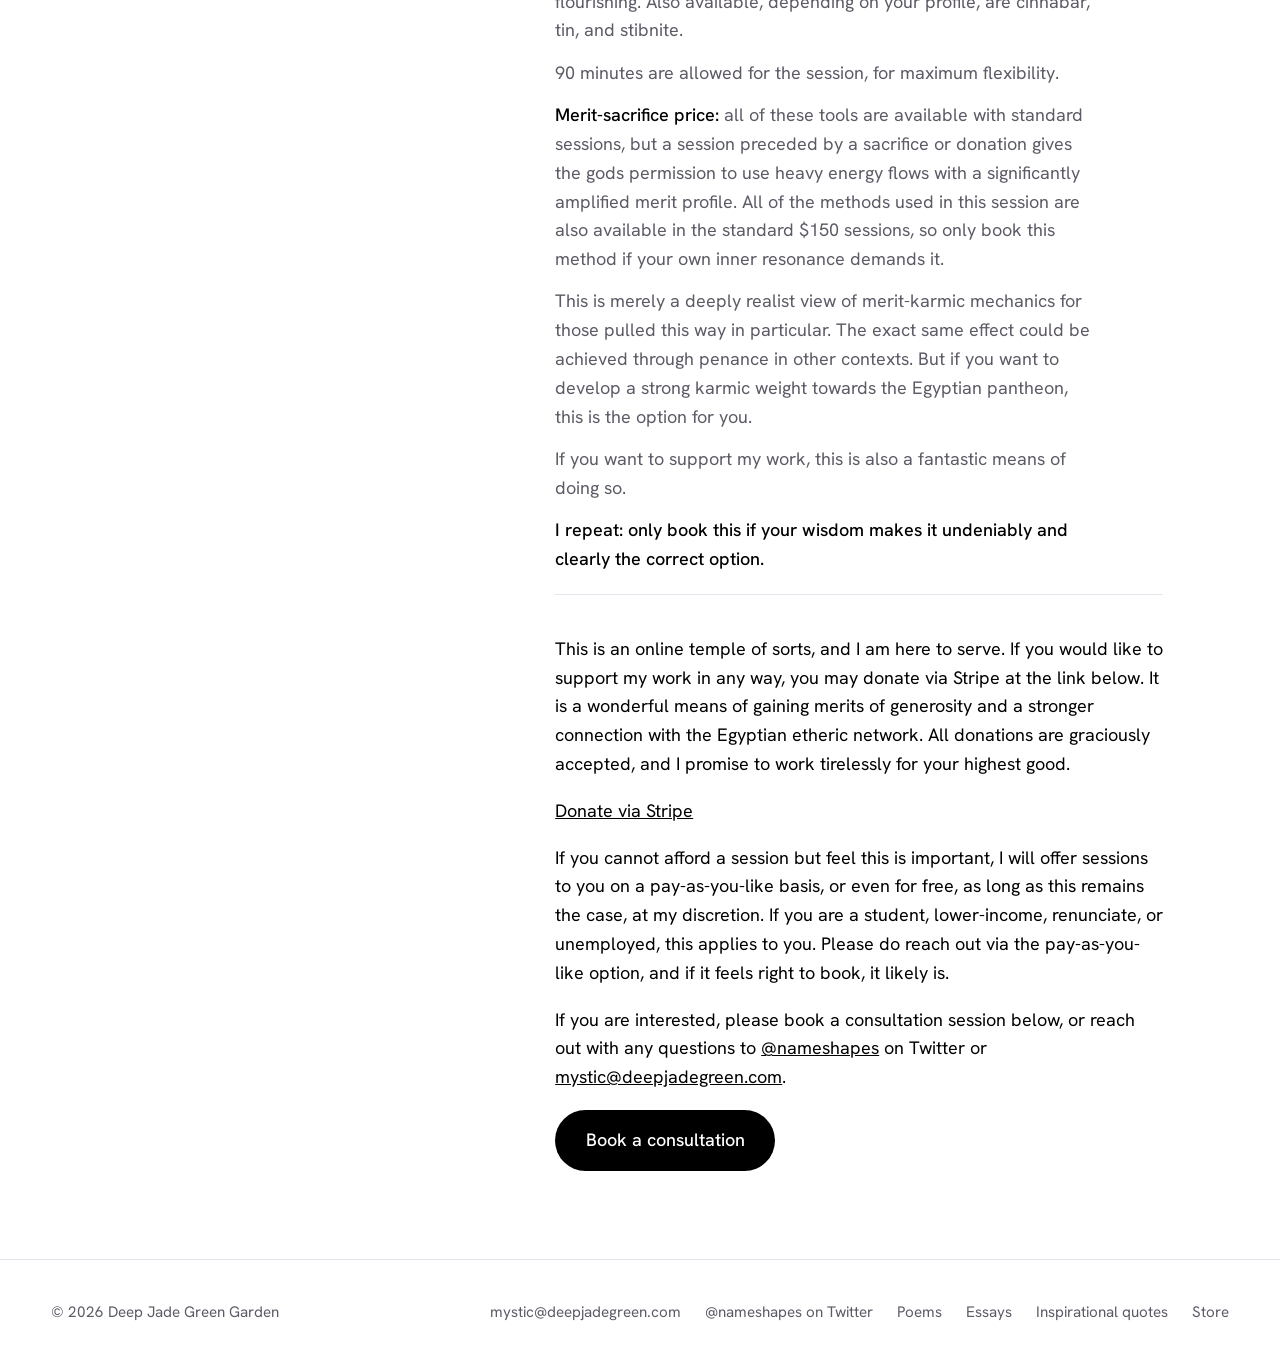
<file: healing.html>
<!DOCTYPE html>
<html lang="en">
<head>
  <meta charset="utf-8">
  <meta name="viewport" content="width=device-width, initial-scale=1">
  <title>Energy Healing — Deep Jade Green Garden</title>
  <meta name="description" content="Intuitive spiritual healing via Google Meet. 90-minute sessions with follow-up support, first session free.">
  <link rel="icon" href="favicon.ico" sizes="any">
  <link rel="icon" href="favicon-32.png" type="image/png" sizes="32x32">
  <link rel="icon" href="icon-192.png" type="image/png" sizes="192x192">
  <link rel="apple-touch-icon" href="apple-touch-icon.png">
  <link rel="preconnect" href="https://fonts.googleapis.com">
  <link rel="preconnect" href="https://fonts.gstatic.com" crossorigin>
  <link href="https://fonts.googleapis.com/css2?family=Bodoni+Moda:ital,opsz,wght@0,6..96,400..700;1,6..96,400&family=Hanken+Grotesk:wght@400;500&display=swap" rel="stylesheet">
  <link rel="stylesheet" href="style.css">
</head>
<body>
  <a class="skip" href="#main">Skip to content</a>

  <header class="site-header wrap">
    <a class="brand" href="index.html">Deep Jade Green Garden</a>
    <nav class="nav" aria-label="Main">
      <ul>
        <li><a href="healing.html" aria-current="page">Energy Healing</a></li>
        <li><a href="oracle.html">Oracle</a></li>
        <li><a href="consult.html">Guide</a></li>
        <li><a href="testimonials.html">Testimonials</a></li>
        <li><a href="mission.html">Mission</a></li>
        <li><a href="vault.html">Vault</a></li>
        <li class="nav-book"><a href="book.html">Book</a></li>
      </ul>
    </nav>
  </header>

  <main id="main" class="wrap">
    <header class="page-head">
      <h1 class="display">Energy Healing</h1>
      <p class="lede">These sessions are firmly aimed at developing a deeper sense of alignment with your highest good, and removing any spiritual obstacles stopping that natural unfolding.</p>
    </header>

    <section class="block">
      <h2>In your session</h2>
      <div class="body">
        <p>My absolute presence with your personal context, directions, and energetic profile ensures you will be well looked after, with full openness to follow-up queries.</p>
        <p>Also available are channelled messages from the pantheons of Egypt and Greece. See the <a href="oracle.html">Oracle page</a>.</p>
      </div>
    </section>

    <section class="block">
      <h2>My path</h2>
      <div class="body">
        <p>As a reincarnated Theban priest, I have access to the entire etheric network of ancient masters, and I am constantly receiving new rituals in my dreams, often specific rituals appropriate to clients just before I meet them. I work with all of the elements and can call upon the gods to exorcise unwholesome obscurations in your energetic field.</p>
        <p>As an initiated Vajrayana Buddhist, I may also call upon yidams and dharma protectors in the pursuit of your highest good. I have studied Reiki as well as innovative medical-energetic paradigms. This ensures I have a wide range of skill sets.</p>
      </div>
    </section>

    <section class="block">
      <h2>How I heal</h2>
      <div class="body">
        <p>Ancestral methods, remedying conceptual obscurations, clearing cords and entities, as well as balancing and realigning chakras and elemental flow in the body, spirit, and mind: all aimed at your highest good across time and the fullest graceful expression of your natural qualities.</p>
        <p>All healing is done intuitively in wuwei, from expanded awareness and natural "don't know" wisdom mind. I have been a healer for many incarnations, and may also use ritual tools, crystal implements, and resonant chanting. I will keep you informed in the introduction to each session about what I feel suits you best.</p>
      </div>
    </section>

    <section class="block">
      <h2>Spells, rituals and messages</h2>
      <div class="body">
        <p>I can receive spells and rituals for your specific obstacles on request, and advise on any kind of spiritual aim or difficulty. See the <a href="consult.html">Guide page</a> for more details.</p>
        <p>As an oracular channel, I can pass on messages from altered consciousness, also aimed at your specific contextual highest good. Many are surprised just how accurate these messages from the Goddess can be, even having only perceived the energies of a single anonymous message. See the <a href="oracle.html">Oracle page</a> for more details.</p>
        <p>Take a look at the <a href="vault.html">Vault page</a> for many free rituals and spells you may like to try.</p>
      </div>
    </section>

    <section class="block">
      <h2>What to expect</h2>
      <div class="body">
        <h3>Before</h3>
        <p>We talk briefly about what's bringing you in and what you'd like from our time together.</p>
        <h3>During</h3>
        <p>Sessions are conducted via Google Meet. Have a place where you can lie down and rest comfortably while the remote healing work is done.</p>
        <p>During healing sessions, I often receive spiritual guidance and information specifically for you. If this is what you want, I recommend you check out my <a href="oracle.html">Oracle page</a>.</p>
        <h3>After</h3>
        <p>We take a few minutes to land and talk about anything that came up, and you're welcome to follow up with any questions afterwards. Drink water and go gently for the rest of the day.</p>
      </div>
    </section>

    <section class="block">
      <h2>The heavy stuff</h2>
      <div class="body">
        <p>I can handle the heaviest things too: spiritual crisis, demonic possession, curses, and black magic. No case is too heavy to bring.</p>
        <!-- Recommended: keep this note for clients who may be in crisis. -->
        <p class="care-note">This work sits alongside medical and mental health care, never in place of it. If you are in immediate danger, or thinking of harming yourself, please contact emergency services first.</p>
      </div>
    </section>

    <section class="block">
      <h2>Sessions</h2>
      <div class="body">
        <h3 class="offerings-title offerings-title-first">Standard Sessions</h3>
        <ul class="offerings">
          <li>
            <span class="name">Healing session</span>
            <span class="meta">$150 USD</span>
            <p class="desc">90 minutes via Google Meet. I scan your field; optimise any obscurations, blockages, and inefficiencies; offer conceptual healing, elemental and energetic balancing, and the infusing of minerals, gemstones, and other healing substances; and seal your field, all in furtherance of the graceful unfolding of your inner nature and your highest good.</p>
            <p class="desc">Support for any and all questions in the follow-up via Twitter message and email. Normally the first session sets up the body to receive energies, and the second session is much cleaner.</p>
            <p class="desc">Let me know in the booking window if you have any spiritual practice, experience, or religious views, and what you are looking to get out of the session, and I shall accommodate you absolutely.</p>
          </li>
          <li>
            <span class="name">Pay-as-you-like session</span>
            <span class="meta">pay as you like</span>
            <p class="desc">The same session, for students, lower-income, renunciate, or unemployed clients, or anyone who cannot afford the full price.</p>
          </li>
          <li>
            <span class="name">Your first session</span>
            <span class="meta">free</span>
            <p class="desc">To make it simple, your first session is free, as the first session is usually just establishing the conditions for the healing to work deeply.</p>
          </li>
        </ul>
        <h3 class="offerings-title">Other Sessions</h3>
        <ul class="offerings">
          <li>
            <span class="name">Animal session</span>
            <span class="meta">price on contact</span>
            <p class="desc">Healing for your animal. <a href="mailto:mystic@deepjadegreen.com">Get in touch</a> for details and pricing.</p>
          </li>
          <li>
            <span class="name">Building session</span>
            <span class="meta">price on contact</span>
            <p class="desc">I heal and exorcise a building. <a href="mailto:mystic@deepjadegreen.com">Get in touch</a> for details and pricing.</p>
          </li>
        </ul>
        <h3 class="offerings-title">Suffering Price</h3>
        <ul class="offerings">
          <li>
            <span class="name name-red">Gold and jade abundance session</span>
            <span class="meta">$12,000 USD</span>
            <p class="desc">Bathe your energy body in the bright energies of pure, untarnished jade and the solar qualities of solid gold for thirty minutes straight, dislodging obstacles in the way of abundant naturalness. Preceded by an introduction and investigation into any obstacles to personal flourishing. Also available, depending on your profile, are cinnabar, tin, and stibnite.</p>
            <p class="desc">90 minutes are allowed for the session, for maximum flexibility.</p>
            <p class="desc"><strong>Merit-sacrifice price:</strong> all of these tools are available with standard sessions, but a session preceded by a sacrifice or donation gives the gods permission to use heavy energy flows with a significantly amplified merit profile. All of the methods used in this session are also available in the standard $150 sessions, so only book this method if your own inner resonance demands it.</p>
            <p class="desc">This is merely a deeply realist view of merit-karmic mechanics for those pulled this way in particular. The exact same effect could be achieved through penance in other contexts. But if you want to develop a strong karmic weight towards the Egyptian pantheon, this is the option for you.</p>
            <p class="desc">If you want to support my work, this is also a fantastic means of doing so.</p>
            <p class="desc"><strong>I repeat: only book this if your wisdom makes it undeniably and clearly the correct option.</strong></p>
          </li>
        </ul>
        <p class="after-list">This is an online temple of sorts, and I am here to serve. If you would like to support my work in any way, you may donate via Stripe at the link below. It is a wonderful means of gaining merits of generosity and a stronger connection with the Egyptian etheric network. All donations are graciously accepted, and I promise to work tirelessly for your highest good.</p>
        <p><a href="https://donate.stripe.com/dRmcN4cyI1TXbfA8Ii7N600">Donate via Stripe</a></p>
        <p>If you cannot afford a session but feel this is important, I will offer sessions to you on a pay-as-you-like basis, or even for free, as long as this remains the case, at my discretion. If you are a student, lower-income, renunciate, or unemployed, this applies to you. Please do reach out via the pay-as-you-like option, and if it feels right to book, it likely is.</p>
        <p>If you are interested, please book a consultation session below, or reach out with any questions to <a href="https://twitter.com/nameshapes">@nameshapes</a> on Twitter or <a href="mailto:mystic@deepjadegreen.com">mystic@deepjadegreen.com</a>.</p>
        <p><a class="button" href="book.html">Book a consultation</a></p>
      </div>
    </section>
  </main>

  <footer class="site-footer wrap">
    <span>&copy; 2026 Deep Jade Green Garden</span>
    <ul>
      <li><a href="mailto:mystic@deepjadegreen.com">mystic@deepjadegreen.com</a></li>
      <li><a href="https://twitter.com/nameshapes">@nameshapes on Twitter</a></li>
      <li><a href="poems.html">Poems</a></li>
      <li><a href="essays.html">Essays</a></li>
      <li><a href="quotes.html">Inspirational quotes</a></li>
      <li><a href="store.html">Store</a></li>
    </ul>
  </footer>
</body>
</html>
</file>
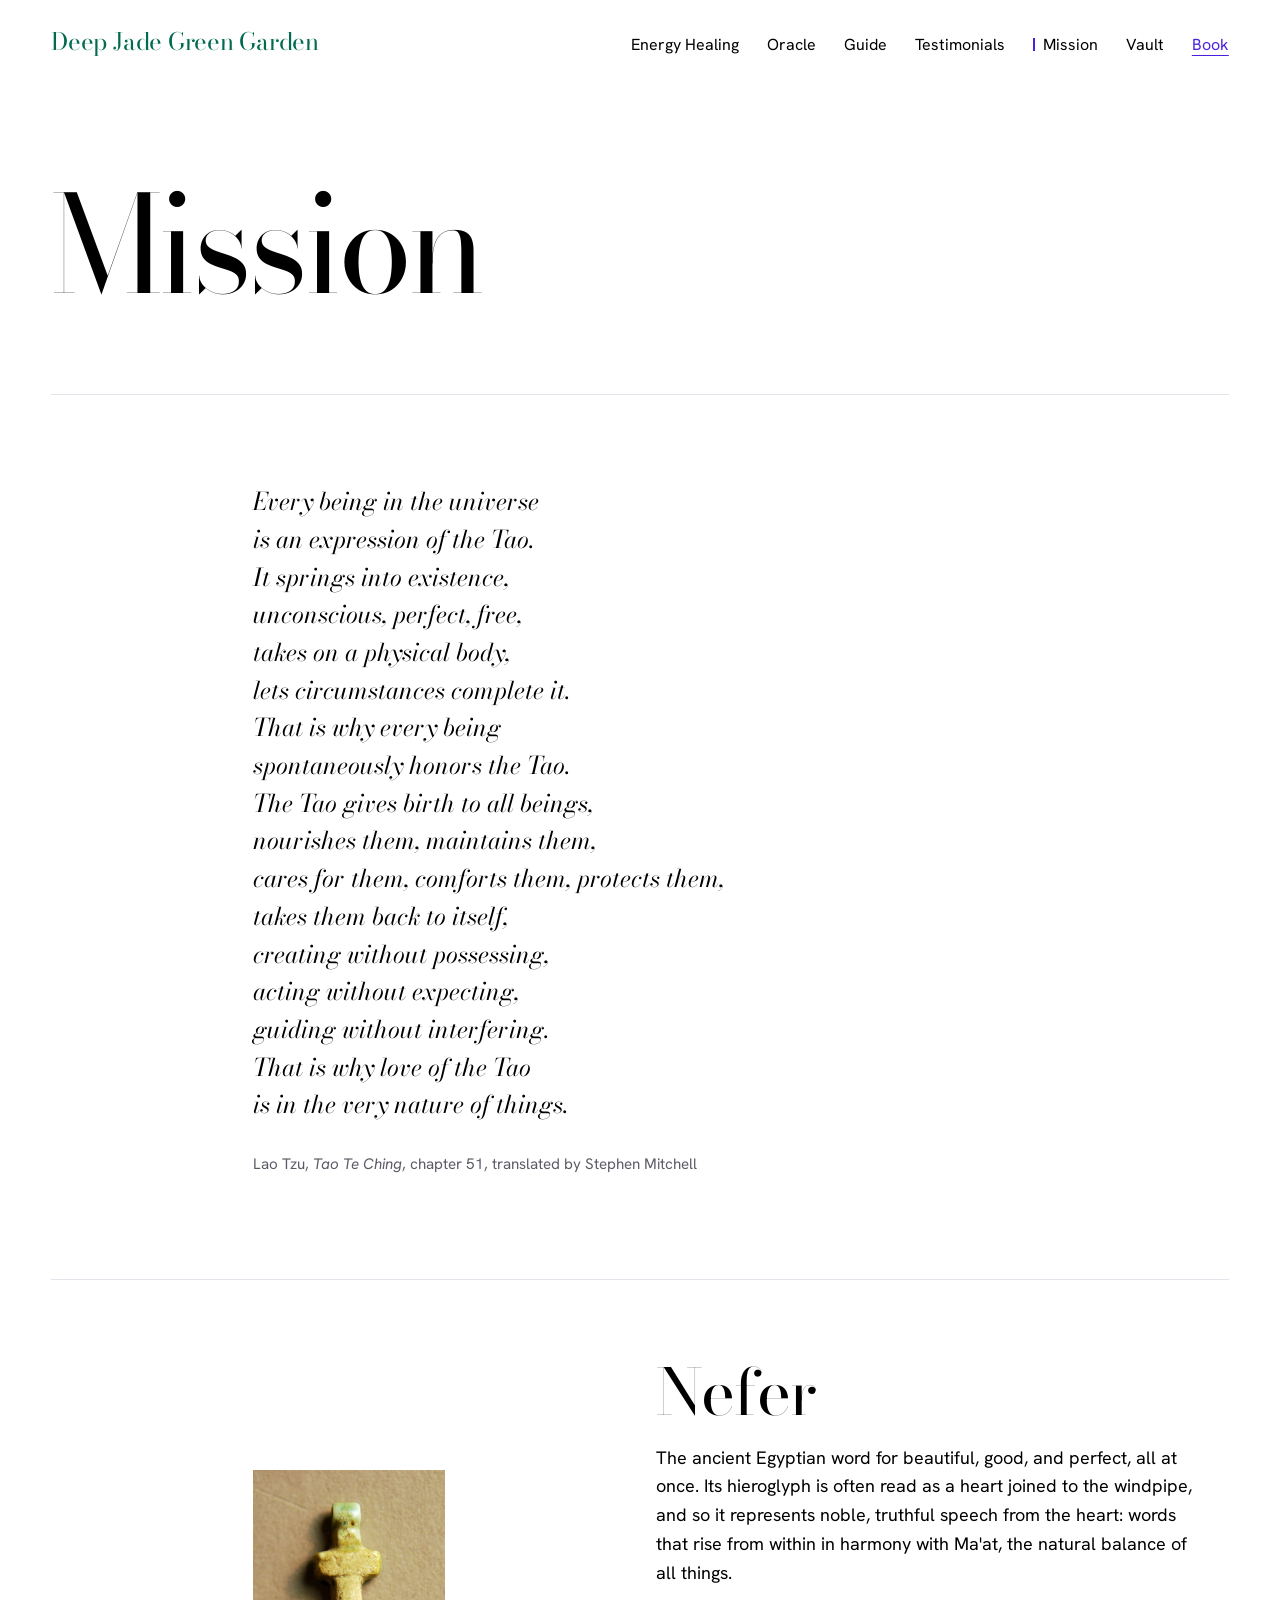
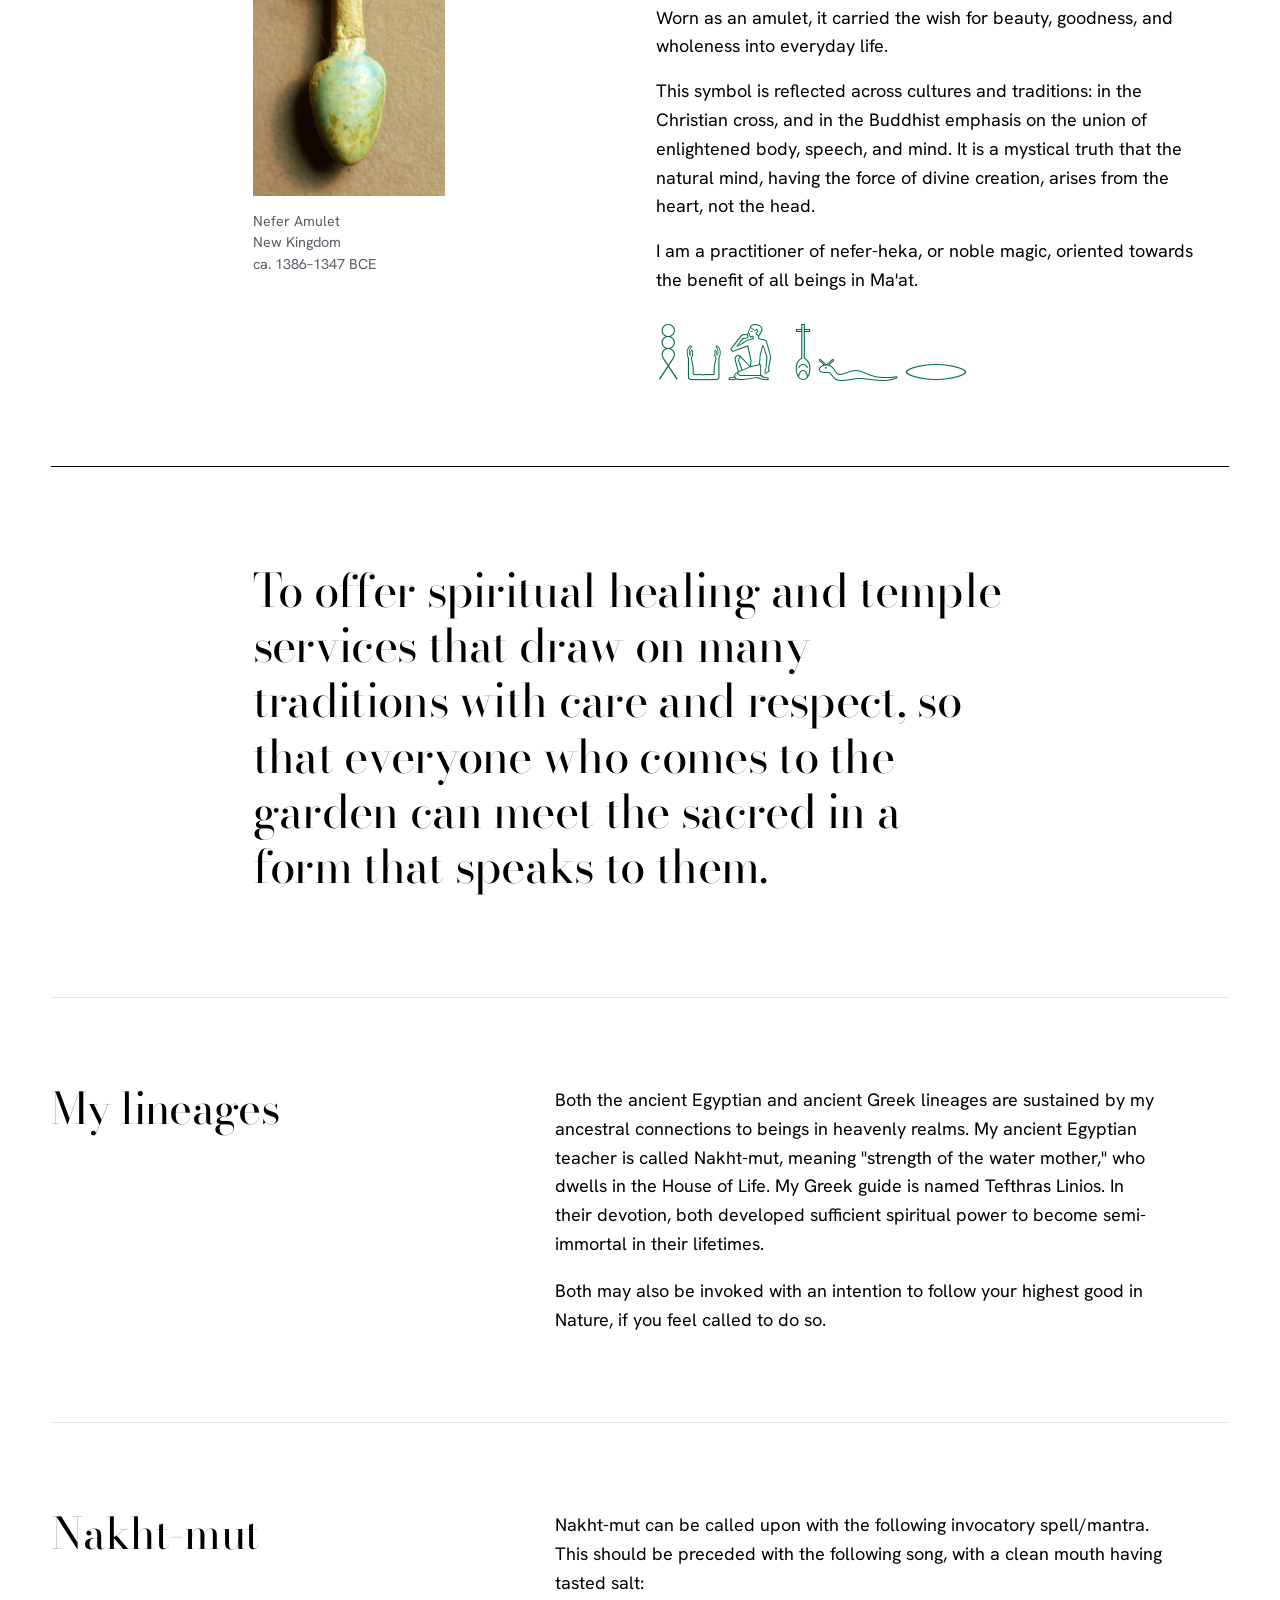
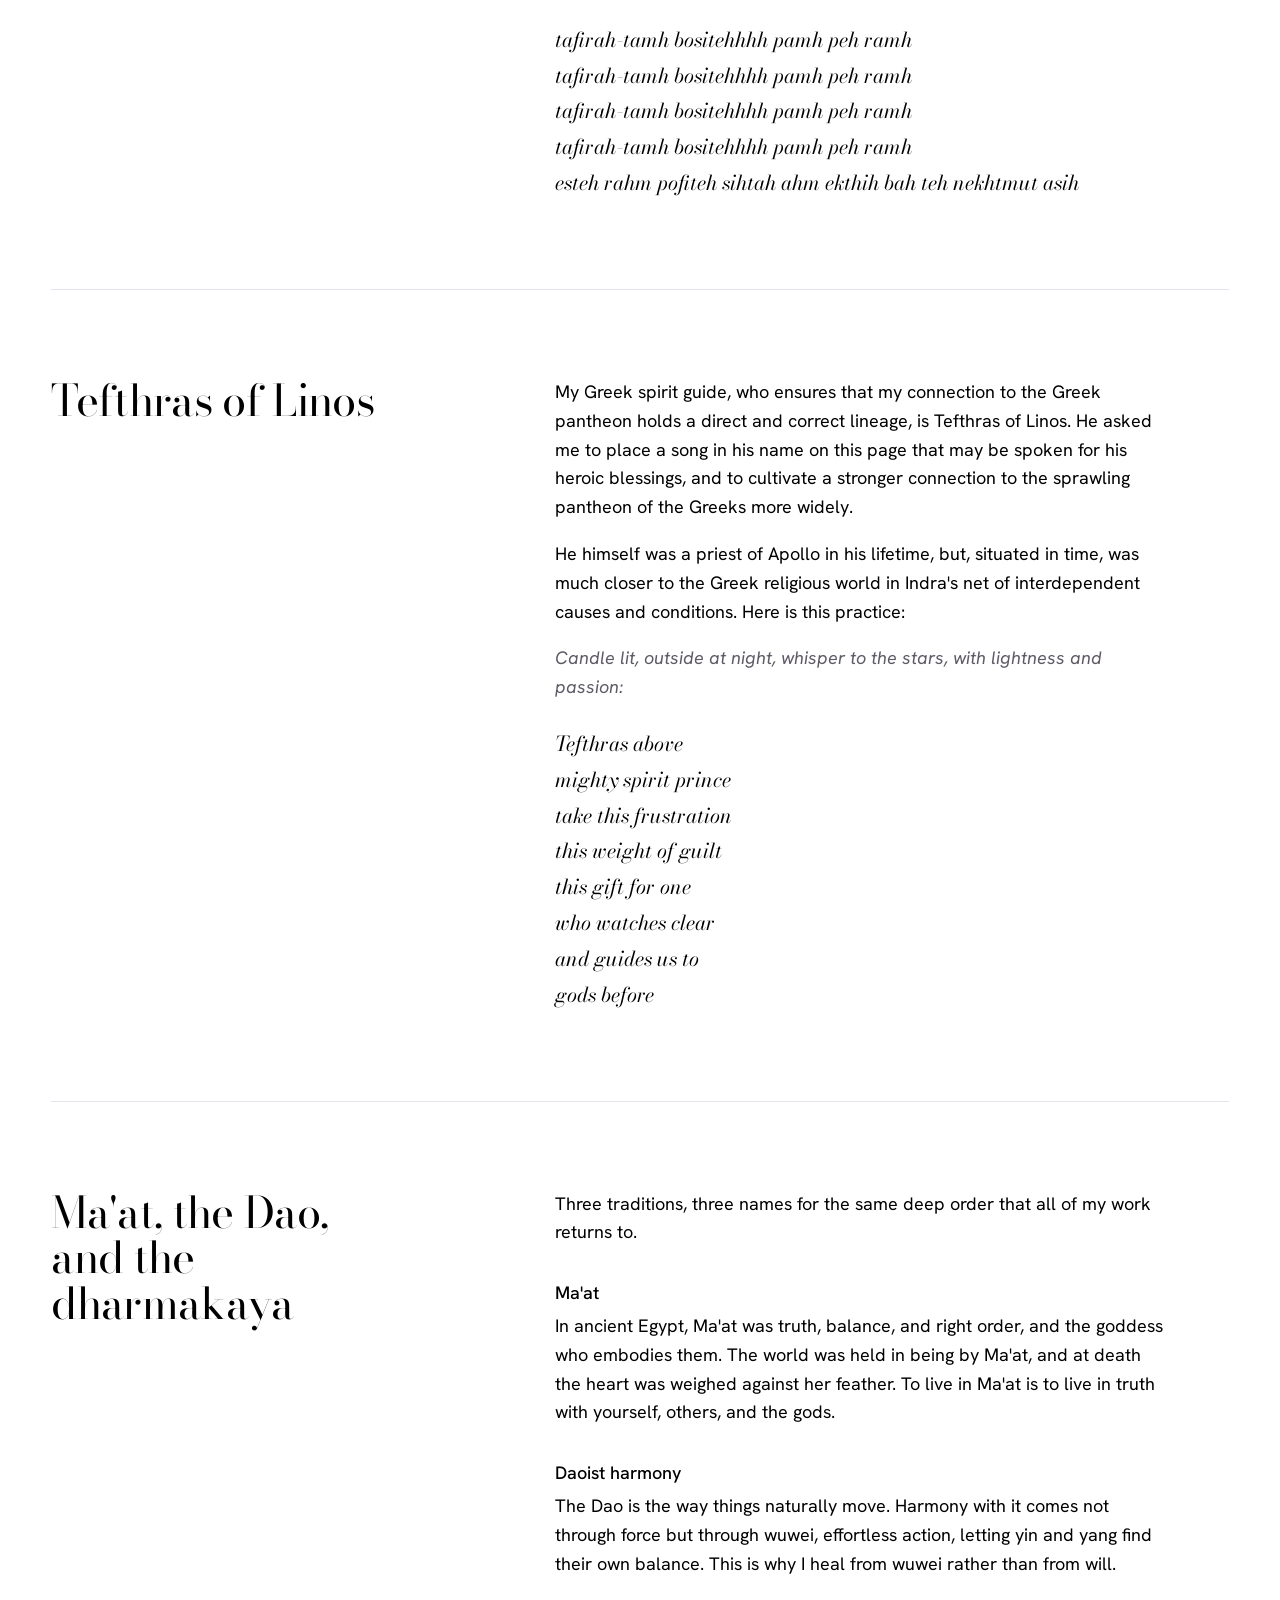
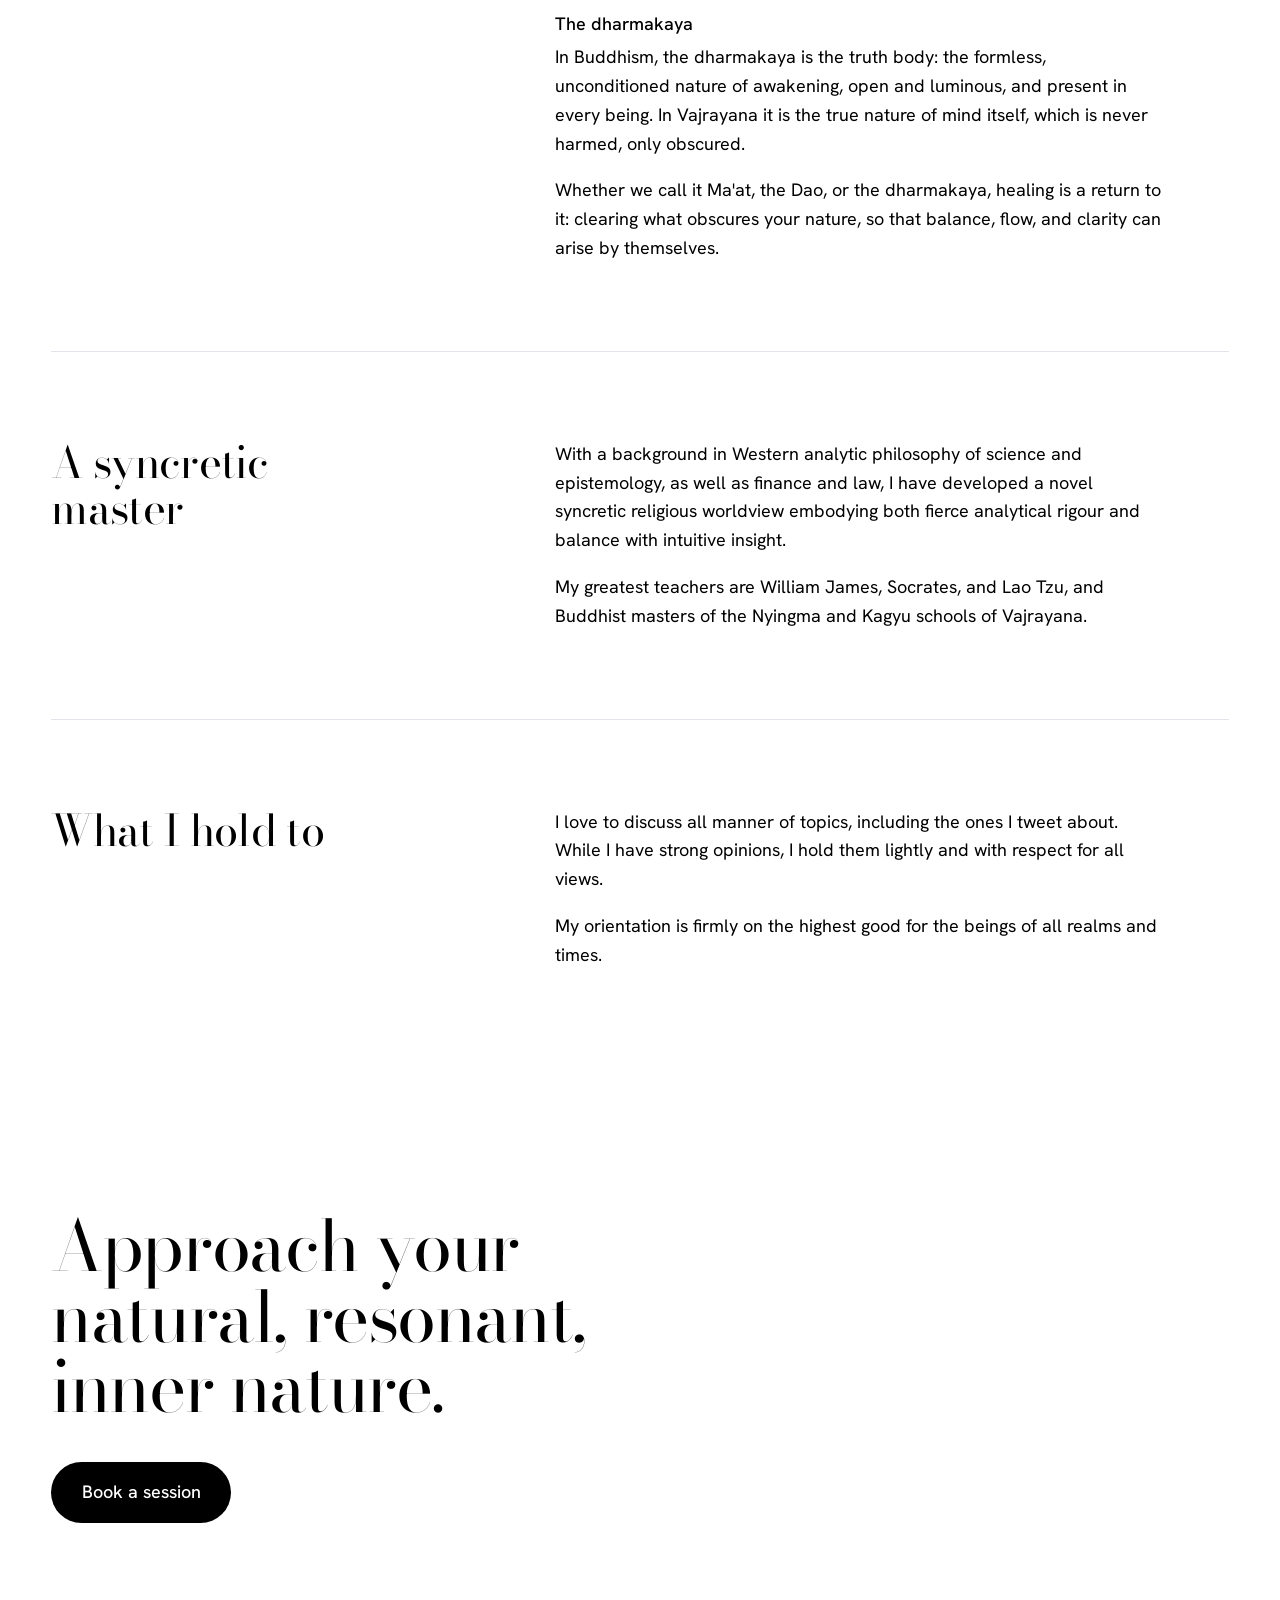
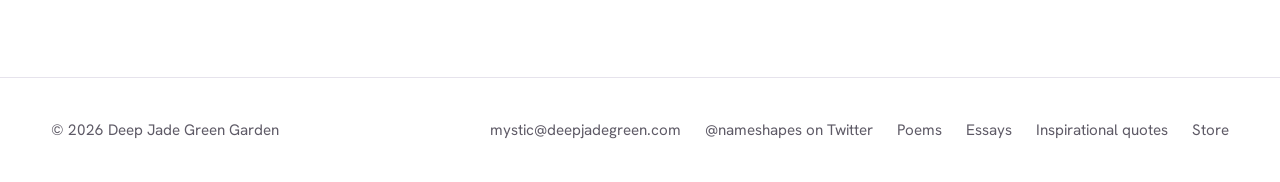
<file: mission.html>
<!DOCTYPE html>
<html lang="en">
<head>
  <meta charset="utf-8">
  <meta name="viewport" content="width=device-width, initial-scale=1">
  <title>Mission — Deep Jade Green Garden</title>
  <meta name="description" content="The mission of Deep Jade Green Garden: spiritual healing and temple services from a syncretic practice.">
  <link rel="icon" href="favicon.ico" sizes="any">
  <link rel="icon" href="favicon-32.png" type="image/png" sizes="32x32">
  <link rel="icon" href="icon-192.png" type="image/png" sizes="192x192">
  <link rel="apple-touch-icon" href="apple-touch-icon.png">
  <link rel="preconnect" href="https://fonts.googleapis.com">
  <link rel="preconnect" href="https://fonts.gstatic.com" crossorigin>
  <link href="https://fonts.googleapis.com/css2?family=Bodoni+Moda:ital,opsz,wght@0,6..96,400..700;1,6..96,400&family=Hanken+Grotesk:wght@400;500&family=Noto+Sans+Egyptian+Hieroglyphs&display=swap" rel="stylesheet">
  <link rel="stylesheet" href="style.css">
</head>
<body>
  <a class="skip" href="#main">Skip to content</a>

  <header class="site-header wrap">
    <a class="brand" href="index.html">Deep Jade Green Garden</a>
    <nav class="nav" aria-label="Main">
      <ul>
        <li><a href="healing.html">Energy Healing</a></li>
        <li><a href="oracle.html">Oracle</a></li>
        <li><a href="consult.html">Guide</a></li>
        <li><a href="testimonials.html">Testimonials</a></li>
        <li><a href="mission.html" aria-current="page">Mission</a></li>
        <li><a href="vault.html">Vault</a></li>
        <li class="nav-book"><a href="book.html">Book</a></li>
      </ul>
    </nav>
  </header>

  <main id="main" class="wrap">
    <header class="page-head">
      <h1 class="display">Mission</h1>
    </header>

    <figure class="epigraph tao-epigraph">
      <blockquote>
        <p class="tao">
          Every being in the universe<br>
          is an expression of the Tao.<br>
          It springs into existence,<br>
          unconscious, perfect, free,<br>
          takes on a physical body,<br>
          lets circumstances complete it.<br>
          That is why every being<br>
          spontaneously honors the Tao.<br>
          The Tao gives birth to all beings,<br>
          nourishes them, maintains them,<br>
          cares for them, comforts them, protects them,<br>
          takes them back to itself,<br>
          creating without possessing,<br>
          acting without expecting,<br>
          guiding without interfering.<br>
          That is why love of the Tao<br>
          is in the very nature of things.
        </p>
      </blockquote>
      <figcaption>Lao Tzu, <cite>Tao Te Ching</cite>, chapter 51, translated by Stephen Mitchell</figcaption>
    </figure>

    <section class="nefer" aria-labelledby="nefer-title">
      <figure class="nefer-figure">
        <img src="nefer.jpg" width="588" height="1000" alt="A small blue-green faience amulet in the shape of the nefer hieroglyph" loading="lazy">
        <figcaption>Nefer Amulet<br>New Kingdom<br>ca. 1386–1347 BCE</figcaption>
      </figure>
      <div class="nefer-text">
        <h2 id="nefer-title">Nefer</h2>
        <p>The ancient Egyptian word for beautiful, good, and perfect, all at once. Its hieroglyph is often read as a heart joined to the windpipe, and so it represents noble, truthful speech from the heart: words that rise from within in harmony with Ma'at, the natural balance of all things.</p>
        <p>Worn as an amulet, it carried the wish for beauty, goodness, and wholeness into everyday life.</p>
        <p>This symbol is reflected across cultures and traditions: in the Christian cross, and in the Buddhist emphasis on the union of enlightened body, speech, and mind. It is a mystical truth that the natural mind, having the force of divine creation, arises from the heart, not the head.</p>
        <p>I am a practitioner of nefer-heka, or noble magic, oriented towards the benefit of all beings in Ma'at.</p>
        <p class="hieroglyphs" lang="egy" aria-label="Heka nefer, in hieroglyphs">𓎛𓂓𓀁 𓄤𓆑𓂋</p>
      </div>
    </section>

    <!-- Draft mission statement: rewrite in your own words. -->
    <section class="statement">
      <p>To offer spiritual healing and temple services that draw on many traditions with care and respect, so that everyone who comes to the garden can meet the sacred in a form that speaks to them.</p>
    </section>

    <section class="block">
      <h2>My lineages</h2>
      <div class="body">
        <p>Both the ancient Egyptian and ancient Greek lineages are sustained by my ancestral connections to beings in heavenly realms. My ancient Egyptian teacher is called Nakht-mut, meaning "strength of the water mother," who dwells in the House of Life. My Greek guide is named Tefthras Linios. In their devotion, both developed sufficient spiritual power to become semi-immortal in their lifetimes.</p>
        <p>Both may also be invoked with an intention to follow your highest good in Nature, if you feel called to do so.</p>
      </div>
    </section>

    <section class="block">
      <h2>Nakht-mut</h2>
      <div class="body">
        <p>Nakht-mut can be called upon with the following invocatory spell/mantra. This should be preceded with the following song, with a clean mouth having tasted salt:</p>
        <p class="verse-text chant">
          tafirah-tamh bositehhhh pamh peh ramh<br>
          tafirah-tamh bositehhhh pamh peh ramh<br>
          tafirah-tamh bositehhhh pamh peh ramh<br>
          tafirah-tamh bositehhhh pamh peh ramh<br>
          esteh rahm pofiteh sihtah ahm ekthih bah teh nekhtmut asih
        </p>
      </div>
    </section>

    <section class="block">
      <h2>Tefthras of Linos</h2>
      <div class="body">
        <p>My Greek spirit guide, who ensures that my connection to the Greek pantheon holds a direct and correct lineage, is Tefthras of Linos. He asked me to place a song in his name on this page that may be spoken for his heroic blessings, and to cultivate a stronger connection to the sprawling pantheon of the Greeks more widely.</p>
        <p>He himself was a priest of Apollo in his lifetime, but, situated in time, was much closer to the Greek religious world in Indra's net of interdependent causes and conditions. Here is this practice:</p>
        <p class="practice-note">Candle lit, outside at night, whisper to the stars, with lightness and passion:</p>
        <p class="verse-text chant">
          Tefthras above<br>
          mighty spirit prince<br>
          take this frustration<br>
          this weight of guilt<br>
          this gift for one<br>
          who watches clear<br>
          and guides us to<br>
          gods before
        </p>
      </div>
    </section>

    <section class="block">
      <h2>Ma'at, the Dao, and the dharmakaya</h2>
      <div class="body">
        <!-- Draft: rewrite in your own words -->
        <p>Three traditions, three names for the same deep order that all of my work returns to.</p>
        <h3>Ma'at</h3>
        <p>In ancient Egypt, Ma'at was truth, balance, and right order, and the goddess who embodies them. The world was held in being by Ma'at, and at death the heart was weighed against her feather. To live in Ma'at is to live in truth with yourself, others, and the gods.</p>
        <h3>Daoist harmony</h3>
        <p>The Dao is the way things naturally move. Harmony with it comes not through force but through wuwei, effortless action, letting yin and yang find their own balance. This is why I heal from wuwei rather than from will.</p>
        <h3>The dharmakaya</h3>
        <p>In Buddhism, the dharmakaya is the truth body: the formless, unconditioned nature of awakening, open and luminous, and present in every being. In Vajrayana it is the true nature of mind itself, which is never harmed, only obscured.</p>
        <p>Whether we call it Ma'at, the Dao, or the dharmakaya, healing is a return to it: clearing what obscures your nature, so that balance, flow, and clarity can arise by themselves.</p>
      </div>
    </section>

    <section class="block">
      <h2>A syncretic master</h2>
      <div class="body">
        <p>With a background in Western analytic philosophy of science and epistemology, as well as finance and law, I have developed a novel syncretic religious worldview embodying both fierce analytical rigour and balance with intuitive insight.</p>
        <p>My greatest teachers are William James, Socrates, and Lao Tzu, and Buddhist masters of the Nyingma and Kagyu schools of Vajrayana.</p>
      </div>
    </section>

    <section class="block">
      <h2>What I hold to</h2>
      <div class="body">
        <p>I love to discuss all manner of topics, including the ones I tweet about. While I have strong opinions, I hold them lightly and with respect for all views.</p>
        <p>My orientation is firmly on the highest good for the beings of all realms and times.</p>
      </div>
    </section>

    <section class="invite">
      <h2>Approach your natural, resonant, inner nature.</h2>
      <a class="button" href="book.html">Book a session</a>
    </section>
  </main>

  <footer class="site-footer wrap">
    <span>&copy; 2026 Deep Jade Green Garden</span>
    <ul>
      <li><a href="mailto:mystic@deepjadegreen.com">mystic@deepjadegreen.com</a></li>
      <li><a href="https://twitter.com/nameshapes">@nameshapes on Twitter</a></li>
      <li><a href="poems.html">Poems</a></li>
      <li><a href="essays.html">Essays</a></li>
      <li><a href="quotes.html">Inspirational quotes</a></li>
      <li><a href="store.html">Store</a></li>
    </ul>
  </footer>
</body>
</html>
</file>
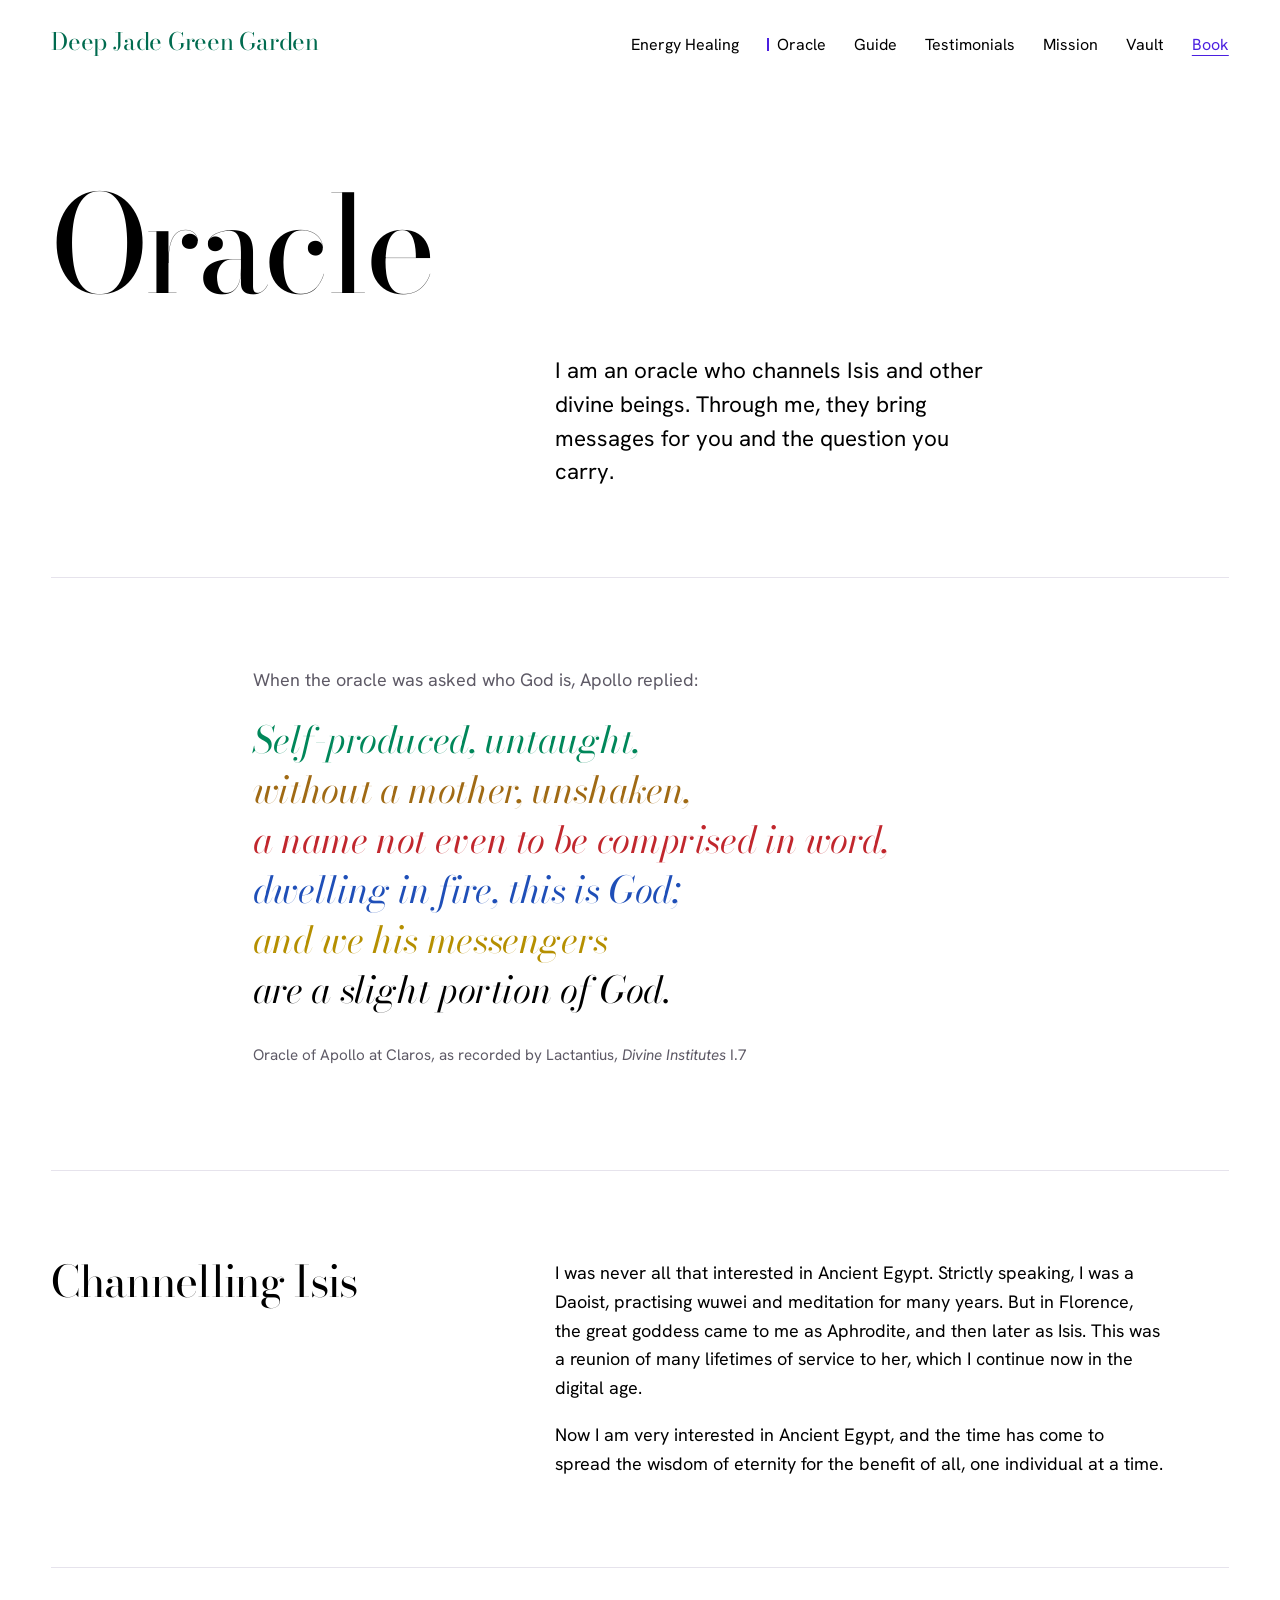
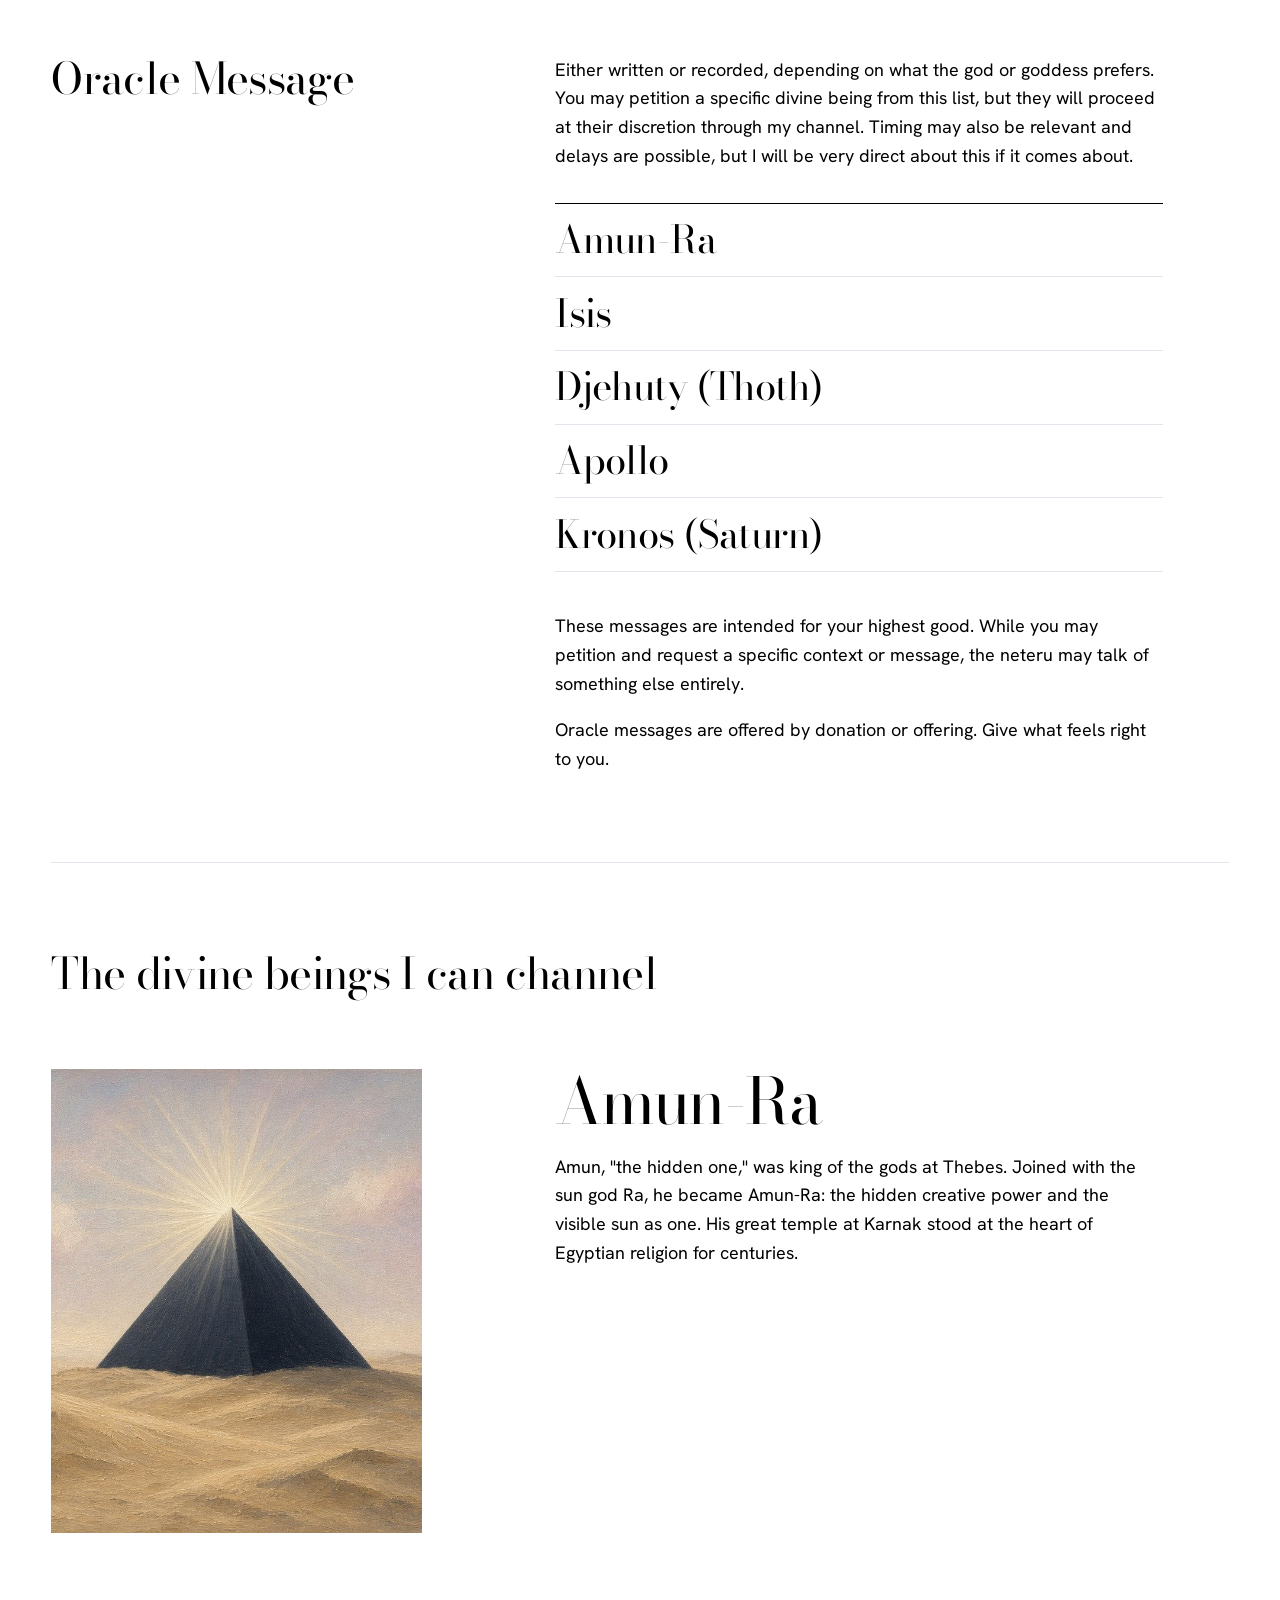
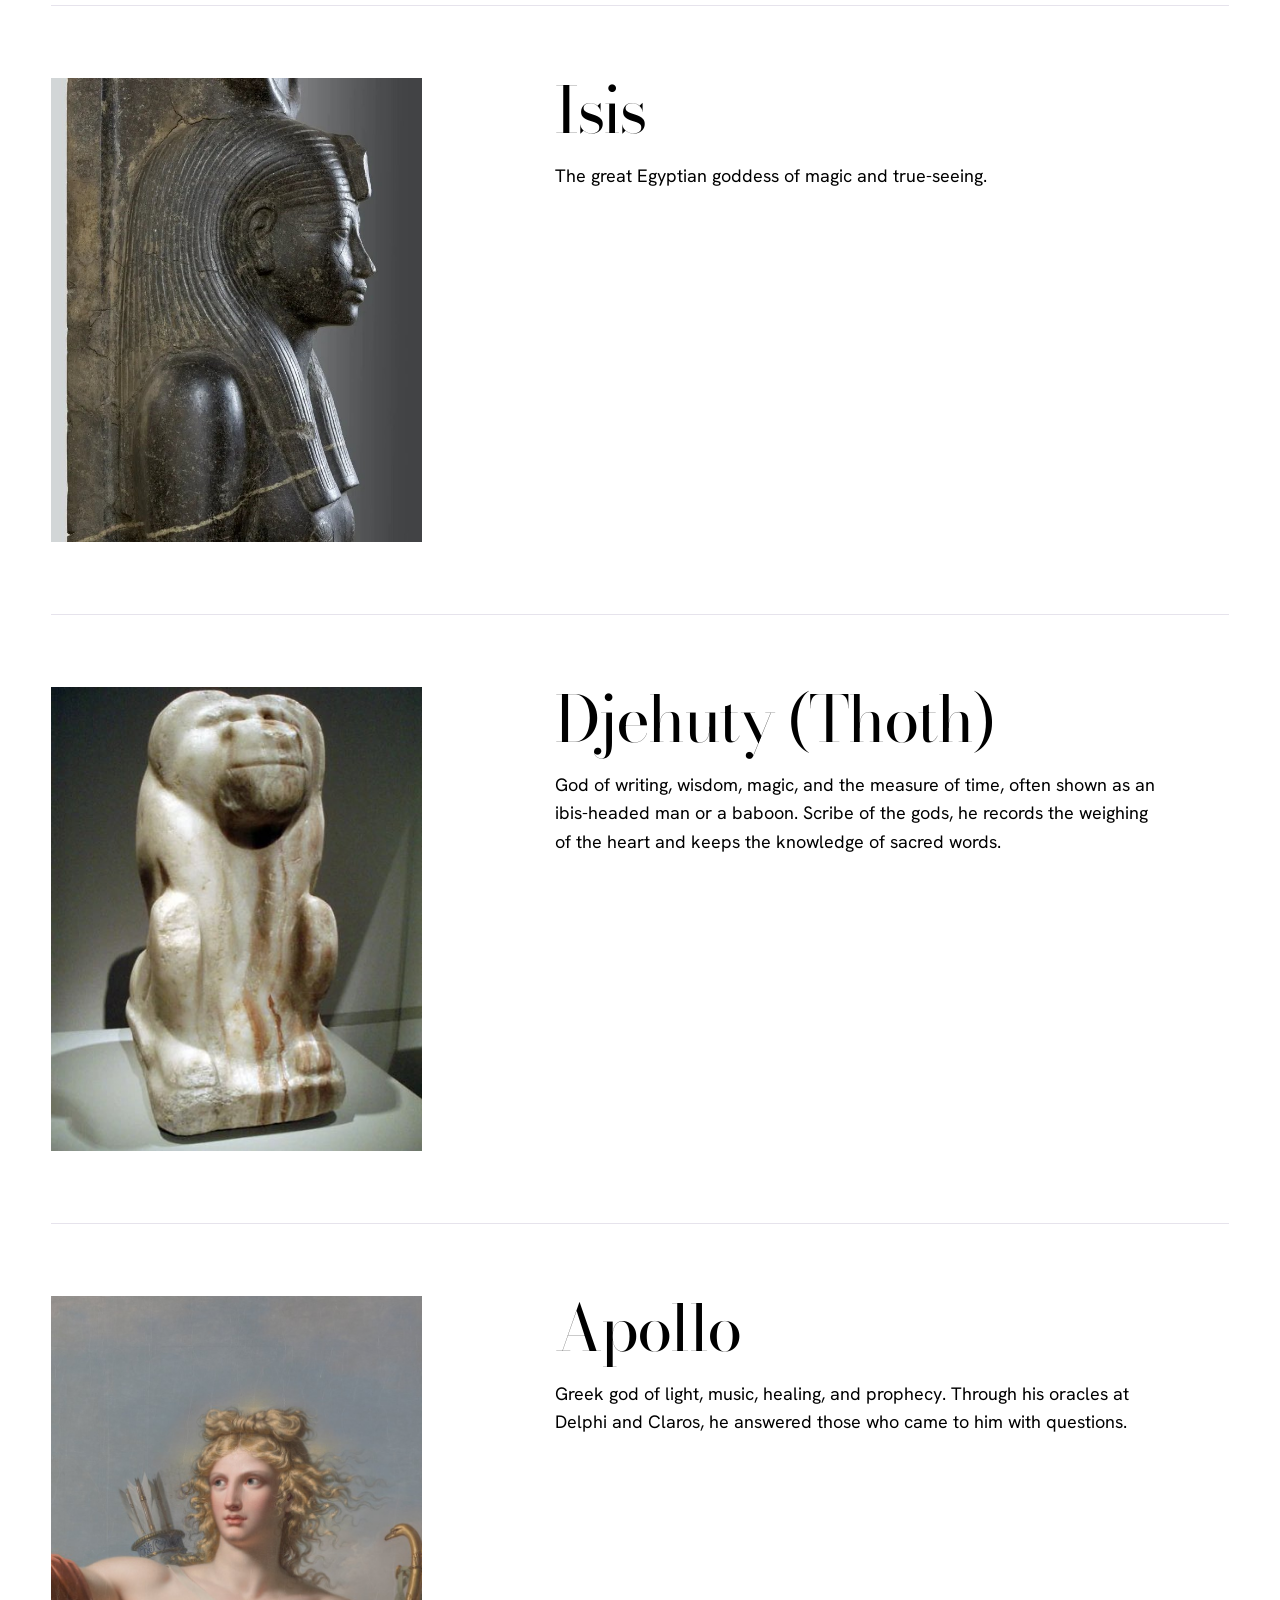
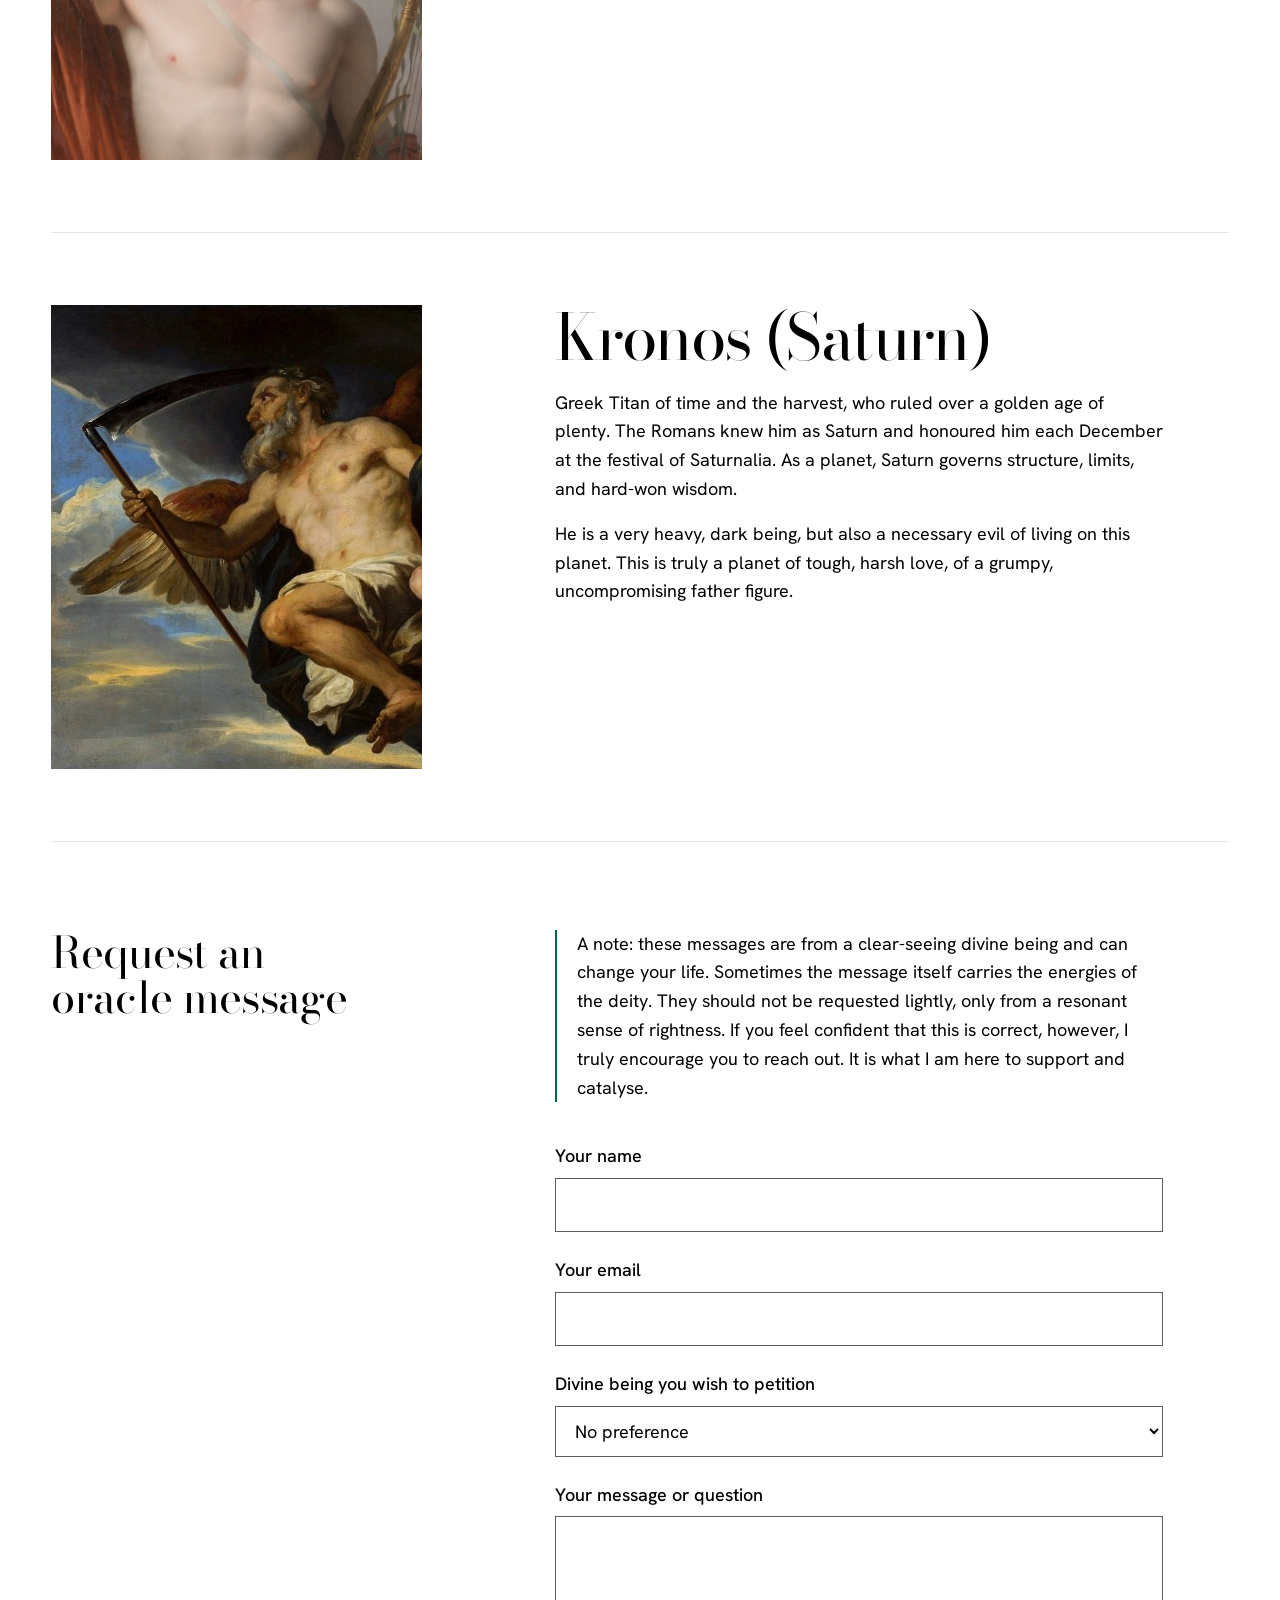
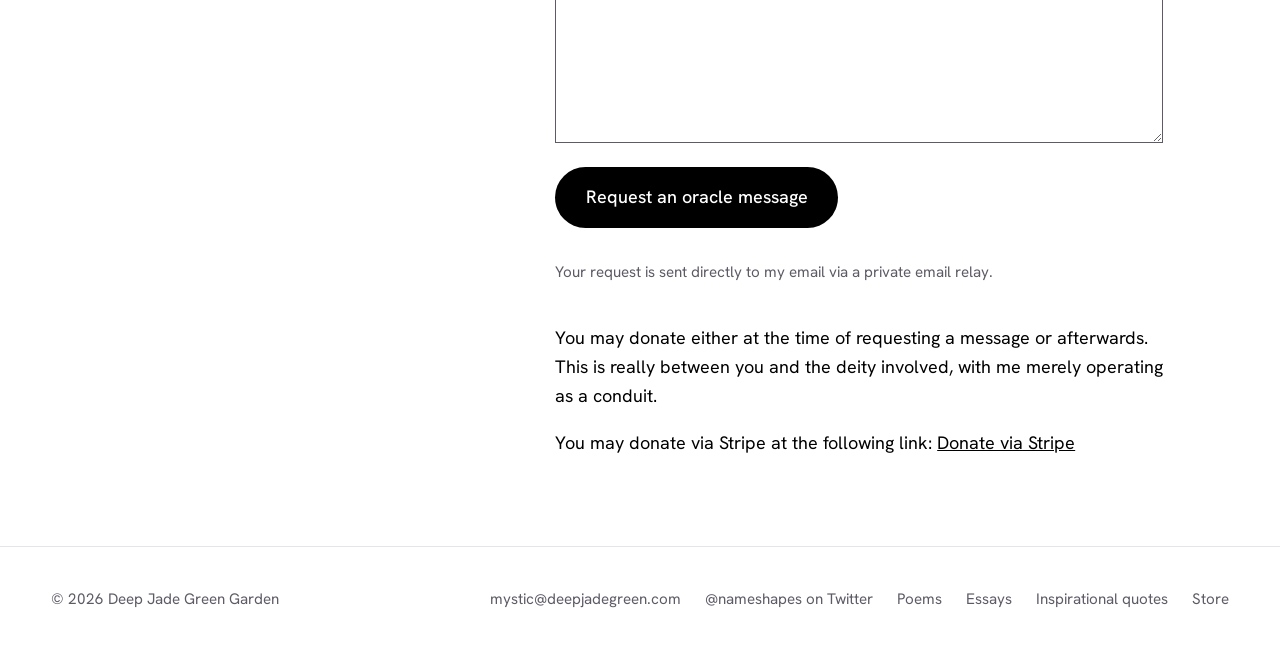
<file: oracle.html>
<!DOCTYPE html>
<html lang="en">
<head>
  <meta charset="utf-8">
  <meta name="viewport" content="width=device-width, initial-scale=1">
  <title>Oracle — Deep Jade Green Garden</title>
  <meta name="description" content="Oracle messages channelled from Isis, Amun-Ra, Djehuty, Apollo and Kronos, by donation.">
  <link rel="icon" href="favicon.ico" sizes="any">
  <link rel="icon" href="favicon-32.png" type="image/png" sizes="32x32">
  <link rel="icon" href="icon-192.png" type="image/png" sizes="192x192">
  <link rel="apple-touch-icon" href="apple-touch-icon.png">
  <link rel="preconnect" href="https://fonts.googleapis.com">
  <link rel="preconnect" href="https://fonts.gstatic.com" crossorigin>
  <link href="https://fonts.googleapis.com/css2?family=Bodoni+Moda:ital,opsz,wght@0,6..96,400..700;1,6..96,400&family=Hanken+Grotesk:wght@400;500&display=swap" rel="stylesheet">
  <link rel="stylesheet" href="style.css">
</head>
<body>
  <a class="skip" href="#main">Skip to content</a>

  <header class="site-header wrap">
    <a class="brand" href="index.html">Deep Jade Green Garden</a>
    <nav class="nav" aria-label="Main">
      <ul>
        <li><a href="healing.html">Energy Healing</a></li>
        <li><a href="oracle.html" aria-current="page">Oracle</a></li>
        <li><a href="consult.html">Guide</a></li>
        <li><a href="testimonials.html">Testimonials</a></li>
        <li><a href="mission.html">Mission</a></li>
        <li><a href="vault.html">Vault</a></li>
        <li class="nav-book"><a href="book.html">Book</a></li>
      </ul>
    </nav>
  </header>

  <main id="main" class="wrap">
    <header class="page-head">
      <h1 class="display">Oracle</h1>
      <p class="lede">I am an oracle who channels Isis and other divine beings. Through me, they bring messages for you and the question you carry.</p>
    </header>

    <figure class="epigraph">
      <blockquote>
        <p>When the oracle was asked who God is, Apollo replied:</p>
        <!-- Each line has its own colour, set in style.css under "Epigraph" -->
        <p class="oracle">
          <span class="jade">Self-produced, untaught,</span>
          <span class="gold">without a mother, unshaken,</span>
          <span class="red">a name not even to be comprised in word,</span>
          <span class="blue">dwelling in fire, this is God;</span>
          <span class="yellow">and we his messengers</span>
          <span class="black">are a slight portion of God.</span>
        </p>
      </blockquote>
      <figcaption>Oracle of Apollo at Claros, as recorded by Lactantius, <cite>Divine Institutes</cite> I.7</figcaption>
    </figure>

    <section class="block">
      <h2>Channelling Isis</h2>
      <div class="body">
        <p>I was never all that interested in Ancient Egypt. Strictly speaking, I was a Daoist, practising wuwei and meditation for many years. But in Florence, the great goddess came to me as Aphrodite, and then later as Isis. This was a reunion of many lifetimes of service to her, which I continue now in the digital age.</p>
        <p>Now I am very interested in Ancient Egypt, and the time has come to spread the wisdom of eternity for the benefit of all, one individual at a time.</p>
      </div>
    </section>

    <section class="block">
      <h2>Oracle Message</h2>
      <div class="body">
        <p>Either written or recorded, depending on what the god or goddess prefers. You may petition a specific divine being from this list, but they will proceed at their discretion through my channel. Timing may also be relevant and delays are possible, but I will be very direct about this if it comes about.</p>
        <ul class="burdens beings">
          <li><a class="name" href="#amun-ra">Amun-Ra</a></li>
          <li><a class="name" href="#isis">Isis</a></li>
          <li><a class="name" href="#djehuty">Djehuty (Thoth)</a></li>
          <li><a class="name" href="#apollo">Apollo</a></li>
          <li><a class="name" href="#kronos">Kronos (Saturn)</a></li>
        </ul>
        <p class="after-list">These messages are intended for your highest good. While you may petition and request a specific context or message, the neteru may talk of something else entirely.</p>
        <p>Oracle messages are offered by donation or offering. Give what feels right to you.</p>
      </div>
    </section>

    <section class="deities" aria-labelledby="deities-title">
      <h2 class="deities-title" id="deities-title">The divine beings I can channel</h2>
    <article class="deity" id="amun-ra">
      <img src="amun-ra.jpg" alt="A dark pyramid rising from desert dunes, with light bursting from its tip" loading="lazy">
      <div class="deity-text">
        <h3>Amun-Ra</h3>
        <!-- Draft description: rewrite in your own words -->
        <p>Amun, "the hidden one," was king of the gods at Thebes. Joined with the sun god Ra, he became Amun-Ra: the hidden creative power and the visible sun as one. His great temple at Karnak stood at the heart of Egyptian religion for centuries.</p>
      </div>
    </article>

    <article class="deity" id="isis">
      <img src="isis.jpg" alt="Granite statue of Isis in profile, from Coptos" loading="lazy">
      <div class="deity-text">
        <h3>Isis</h3>
        <p>The great Egyptian goddess of magic and true-seeing.</p>
      </div>
    </article>

    <article class="deity" id="djehuty">
      <img src="djehuty.jpg" alt="Alabaster statue of a seated baboon, the Great White, a form of Djehuty" loading="lazy">
      <div class="deity-text">
        <h3>Djehuty (Thoth)</h3>
        <!-- Draft description: rewrite in your own words -->
        <p>God of writing, wisdom, magic, and the measure of time, often shown as an ibis-headed man or a baboon. Scribe of the gods, he records the weighing of the heart and keeps the knowledge of sacred words.</p>
      </div>
    </article>

    <article class="deity" id="apollo">
      <img src="apollo.jpg" alt="Painting of Apollo with golden curls, a lyre, and a quiver of arrows" loading="lazy">
      <div class="deity-text">
        <h3>Apollo</h3>
        <!-- Draft description: rewrite in your own words -->
        <p>Greek god of light, music, healing, and prophecy. Through his oracles at Delphi and Claros, he answered those who came to him with questions.</p>
      </div>
    </article>

    <article class="deity" id="kronos">
      <img src="kronos.jpg" alt="Painting of winged Kronos holding a scythe among the clouds" loading="lazy">
      <div class="deity-text">
        <h3>Kronos (Saturn)</h3>
        <p>Greek Titan of time and the harvest, who ruled over a golden age of plenty. The Romans knew him as Saturn and honoured him each December at the festival of Saturnalia. As a planet, Saturn governs structure, limits, and hard-won wisdom.</p>
        <p>He is a very heavy, dark being, but also a necessary evil of living on this planet. This is truly a planet of tough, harsh love, of a grumpy, uncompromising father figure.</p>
      </div>
    </article>
    </section>

    <section class="block" id="request">
      <h2>Request an oracle message</h2>
      <div class="body">
        <p class="oracle-note">A note: these messages are from a clear-seeing divine being and can change your life. Sometimes the message itself carries the energies of the deity. They should not be requested lightly, only from a resonant sense of rightness. If you feel confident that this is correct, however, I truly encourage you to reach out. It is what I am here to support and catalyse.</p>
        <!--
          This form emails each request to mystic@deepjadegreen.com using FormSubmit (formsubmit.co).
          The very first time someone sends it, FormSubmit emails you an activation link. Click it once,
          and every request after that arrives in your inbox.
          "_next" is the page people see after sending. Change the address if your site lives somewhere else.
        -->
        <form class="request-form" action="https://formsubmit.co/mystic@deepjadegreen.com" method="POST">
          <input type="hidden" name="_subject" value="New oracle message request">
          <input type="hidden" name="_template" value="table">
          <input type="hidden" name="_next" value="https://deepjadegreen.garden/thanks.html">

          <div class="field">
            <label for="name">Your name</label>
            <input type="text" id="name" name="name" autocomplete="name" required>
          </div>

          <div class="field">
            <label for="email">Your email</label>
            <input type="email" id="email" name="email" autocomplete="email" required>
          </div>

          <div class="field">
            <label for="being">Divine being you wish to petition</label>
            <select id="being" name="divine being">
              <option>No preference</option>
              <option>Amun-Ra</option>
              <option>Isis</option>
              <option>Djehuty (Thoth)</option>
              <option>Apollo</option>
              <option>Kronos (Saturn)</option>
            </select>
          </div>

          <div class="field">
            <label for="message">Your message or question</label>
            <textarea id="message" name="message" rows="7" required></textarea>
          </div>

          <button class="button" type="submit">Request an oracle message</button>
        </form>
        <p class="care-note">Your request is sent directly to my email via a private email relay.</p>
        <p class="after-list">You may donate either at the time of requesting a message or afterwards. This is really between you and the deity involved, with me merely operating as a conduit.</p>
        <p>You may donate via Stripe at the following link: <a href="https://donate.stripe.com/dRmcN4cyI1TXbfA8Ii7N600">Donate via Stripe</a></p>
      </div>
    </section>
  </main>

  <footer class="site-footer wrap">
    <span>&copy; 2026 Deep Jade Green Garden</span>
    <ul>
      <li><a href="mailto:mystic@deepjadegreen.com">mystic@deepjadegreen.com</a></li>
      <li><a href="https://twitter.com/nameshapes">@nameshapes on Twitter</a></li>
      <li><a href="poems.html">Poems</a></li>
      <li><a href="essays.html">Essays</a></li>
      <li><a href="quotes.html">Inspirational quotes</a></li>
      <li><a href="store.html">Store</a></li>
    </ul>
  </footer>
</body>
</html>
</file>
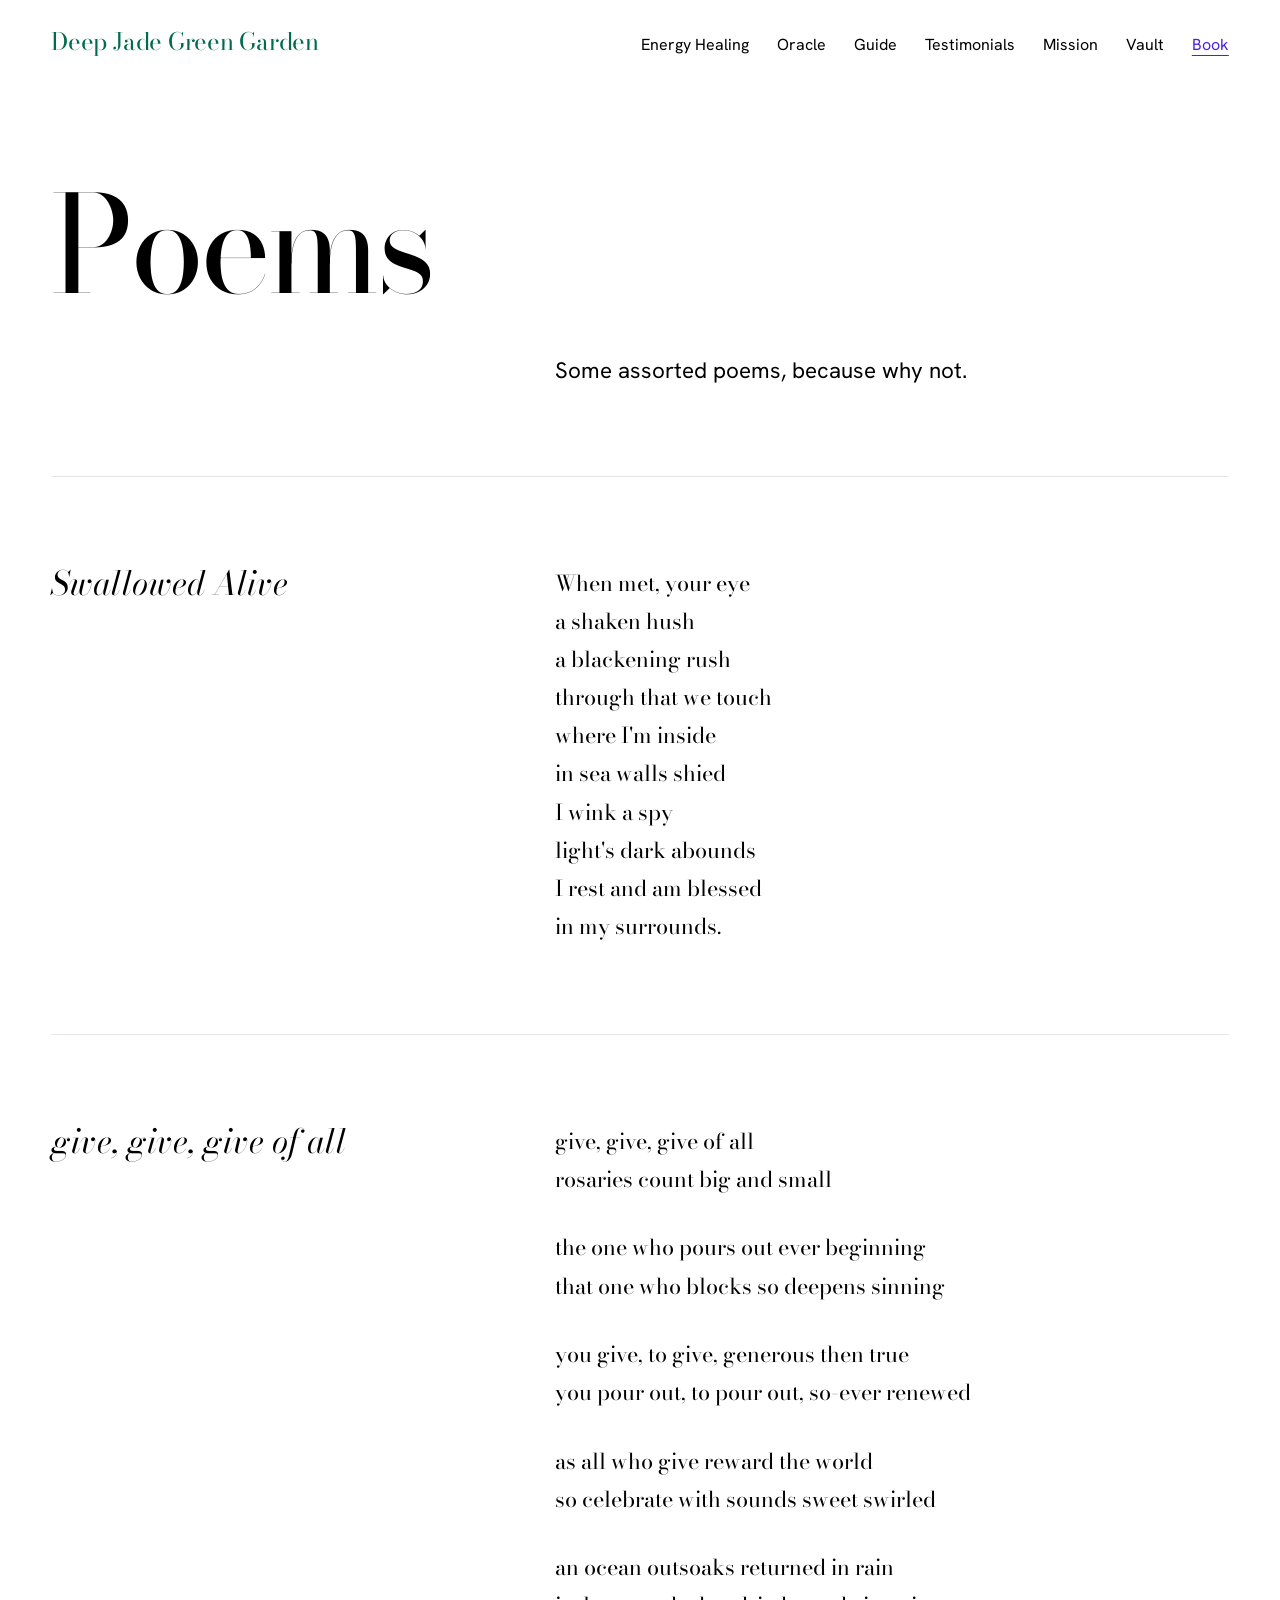
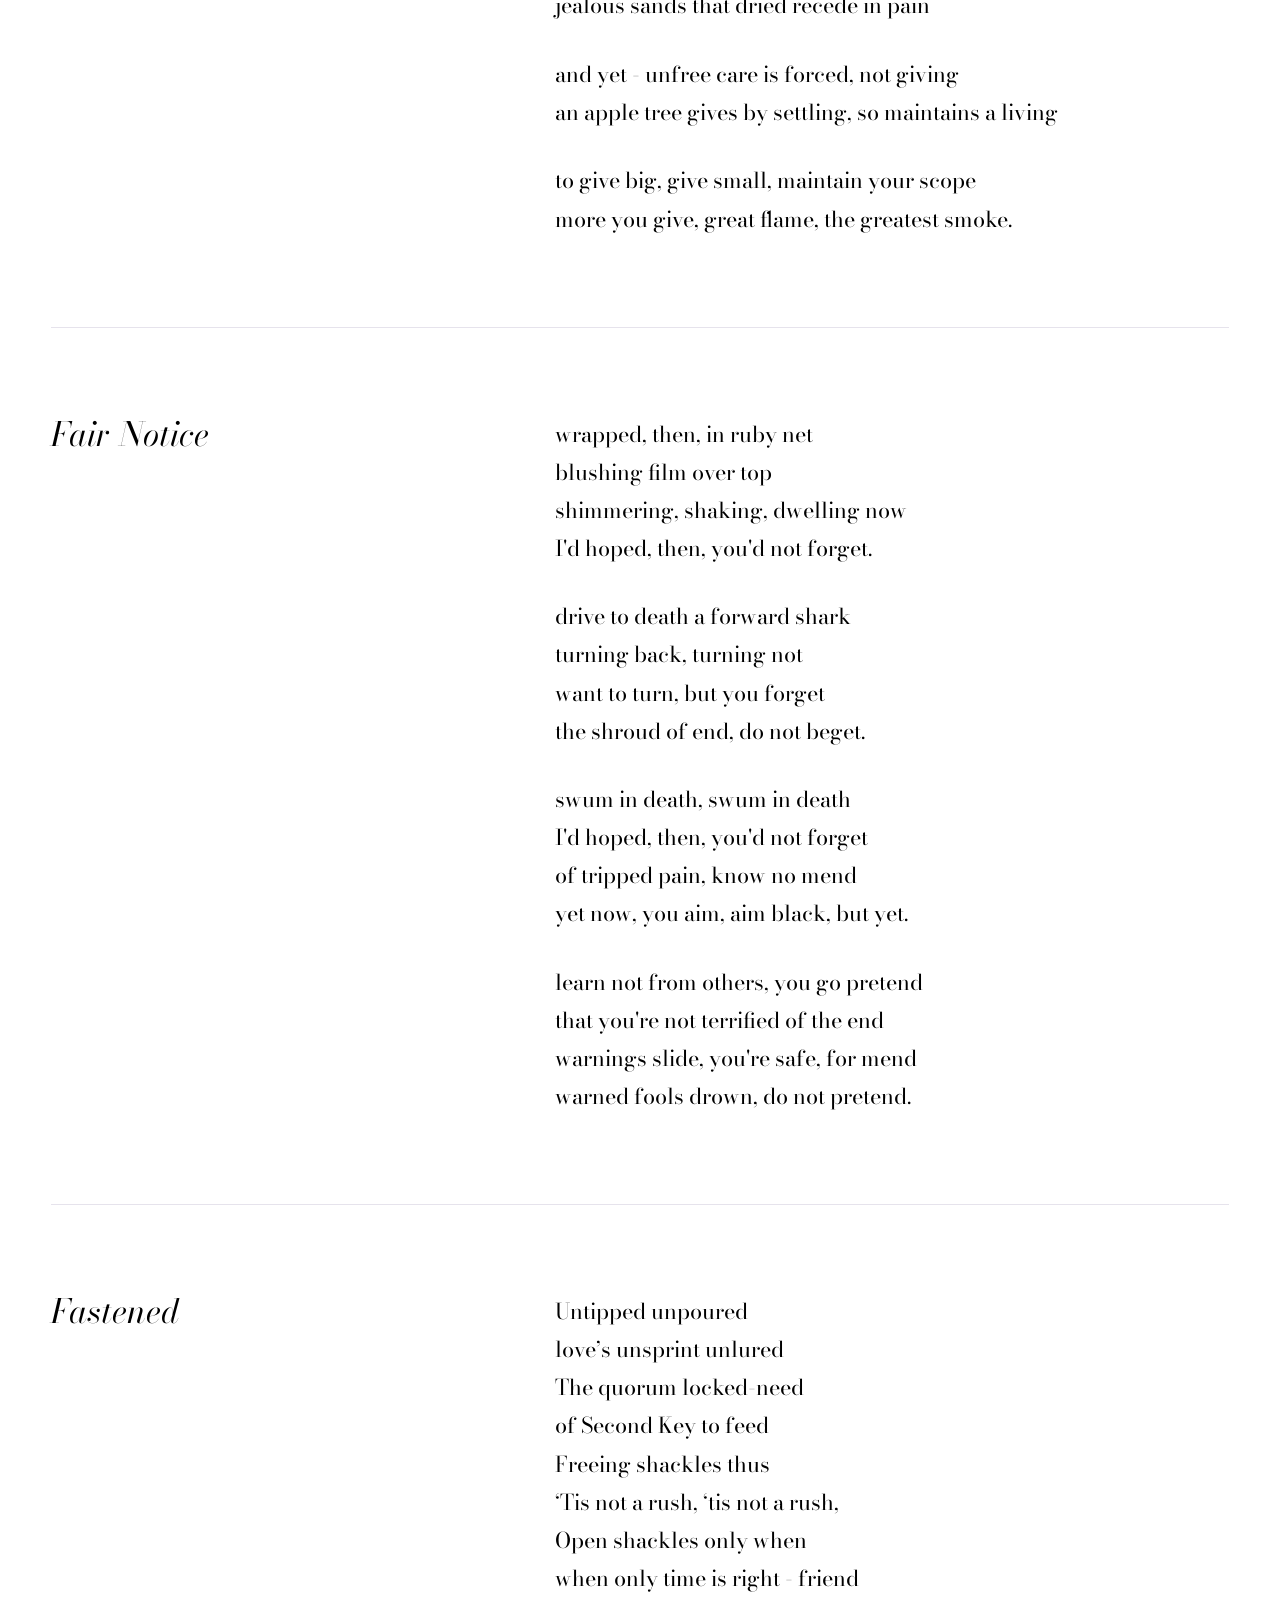
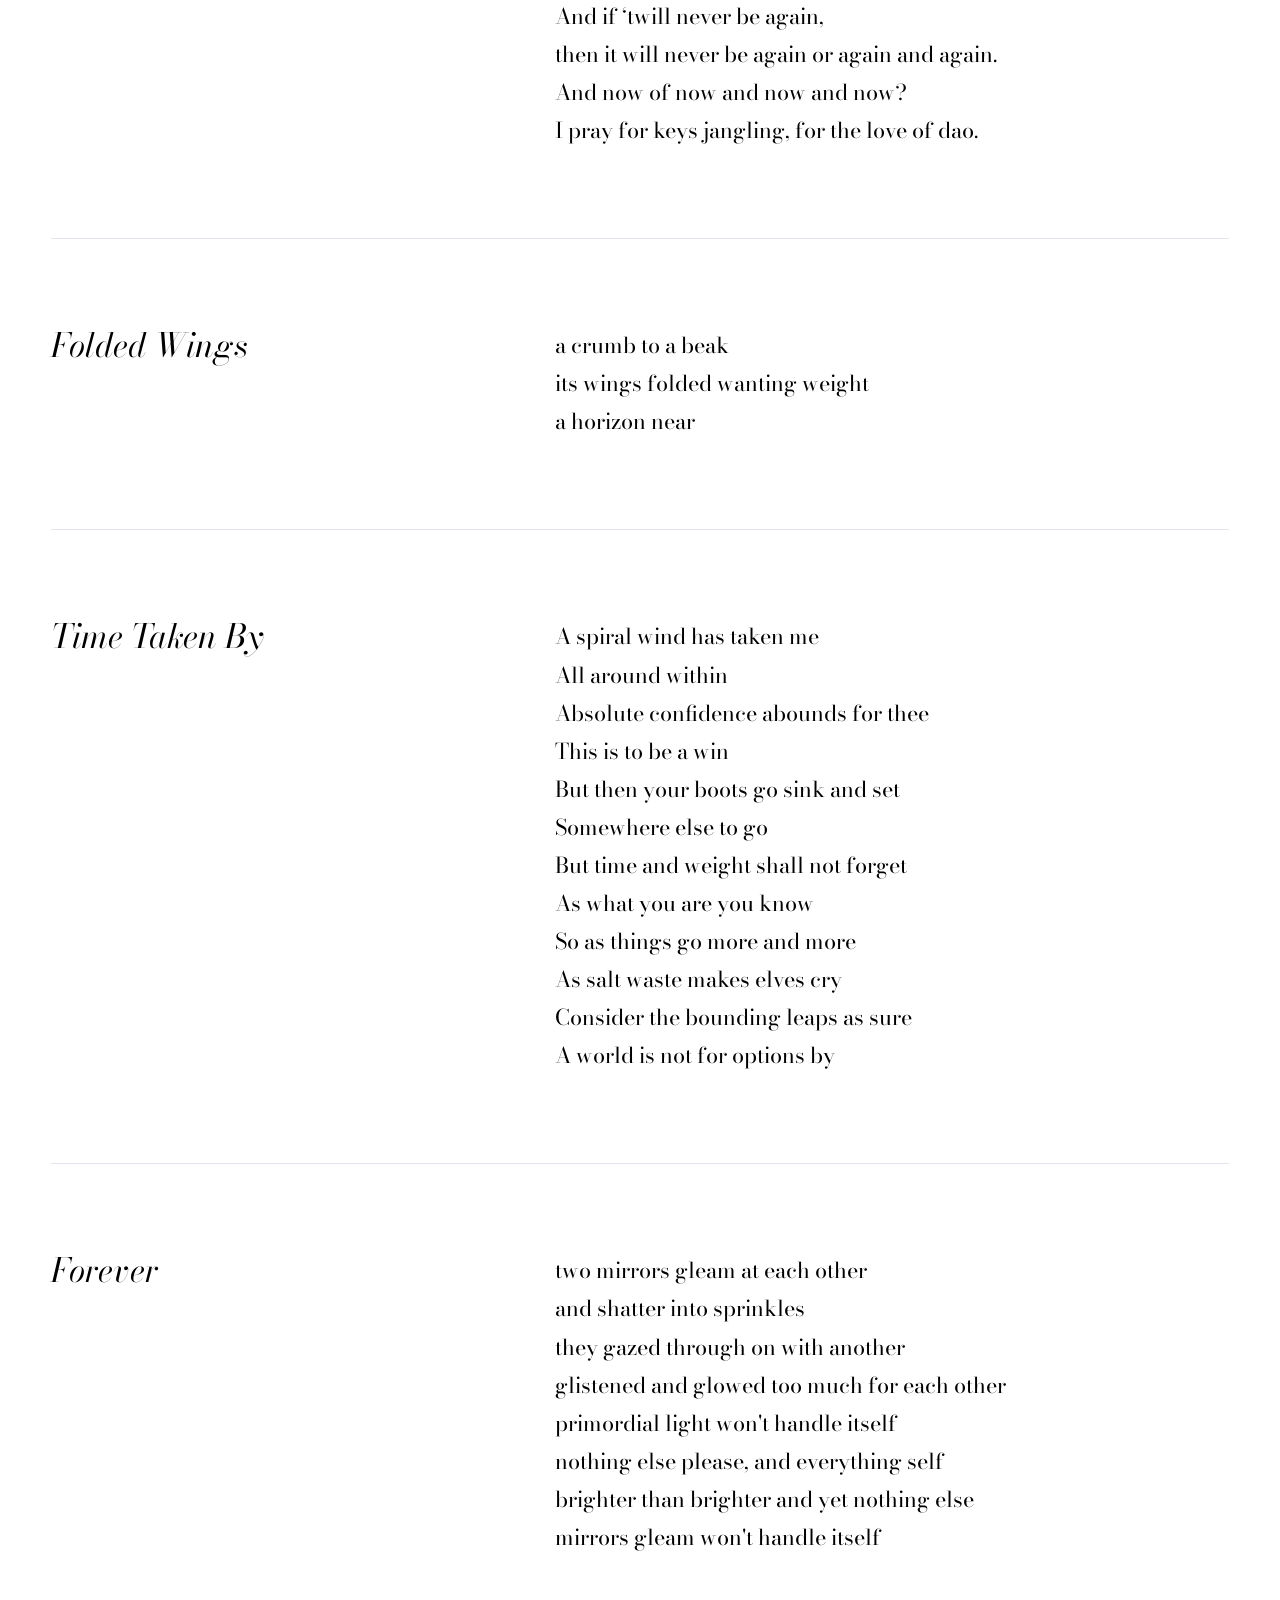
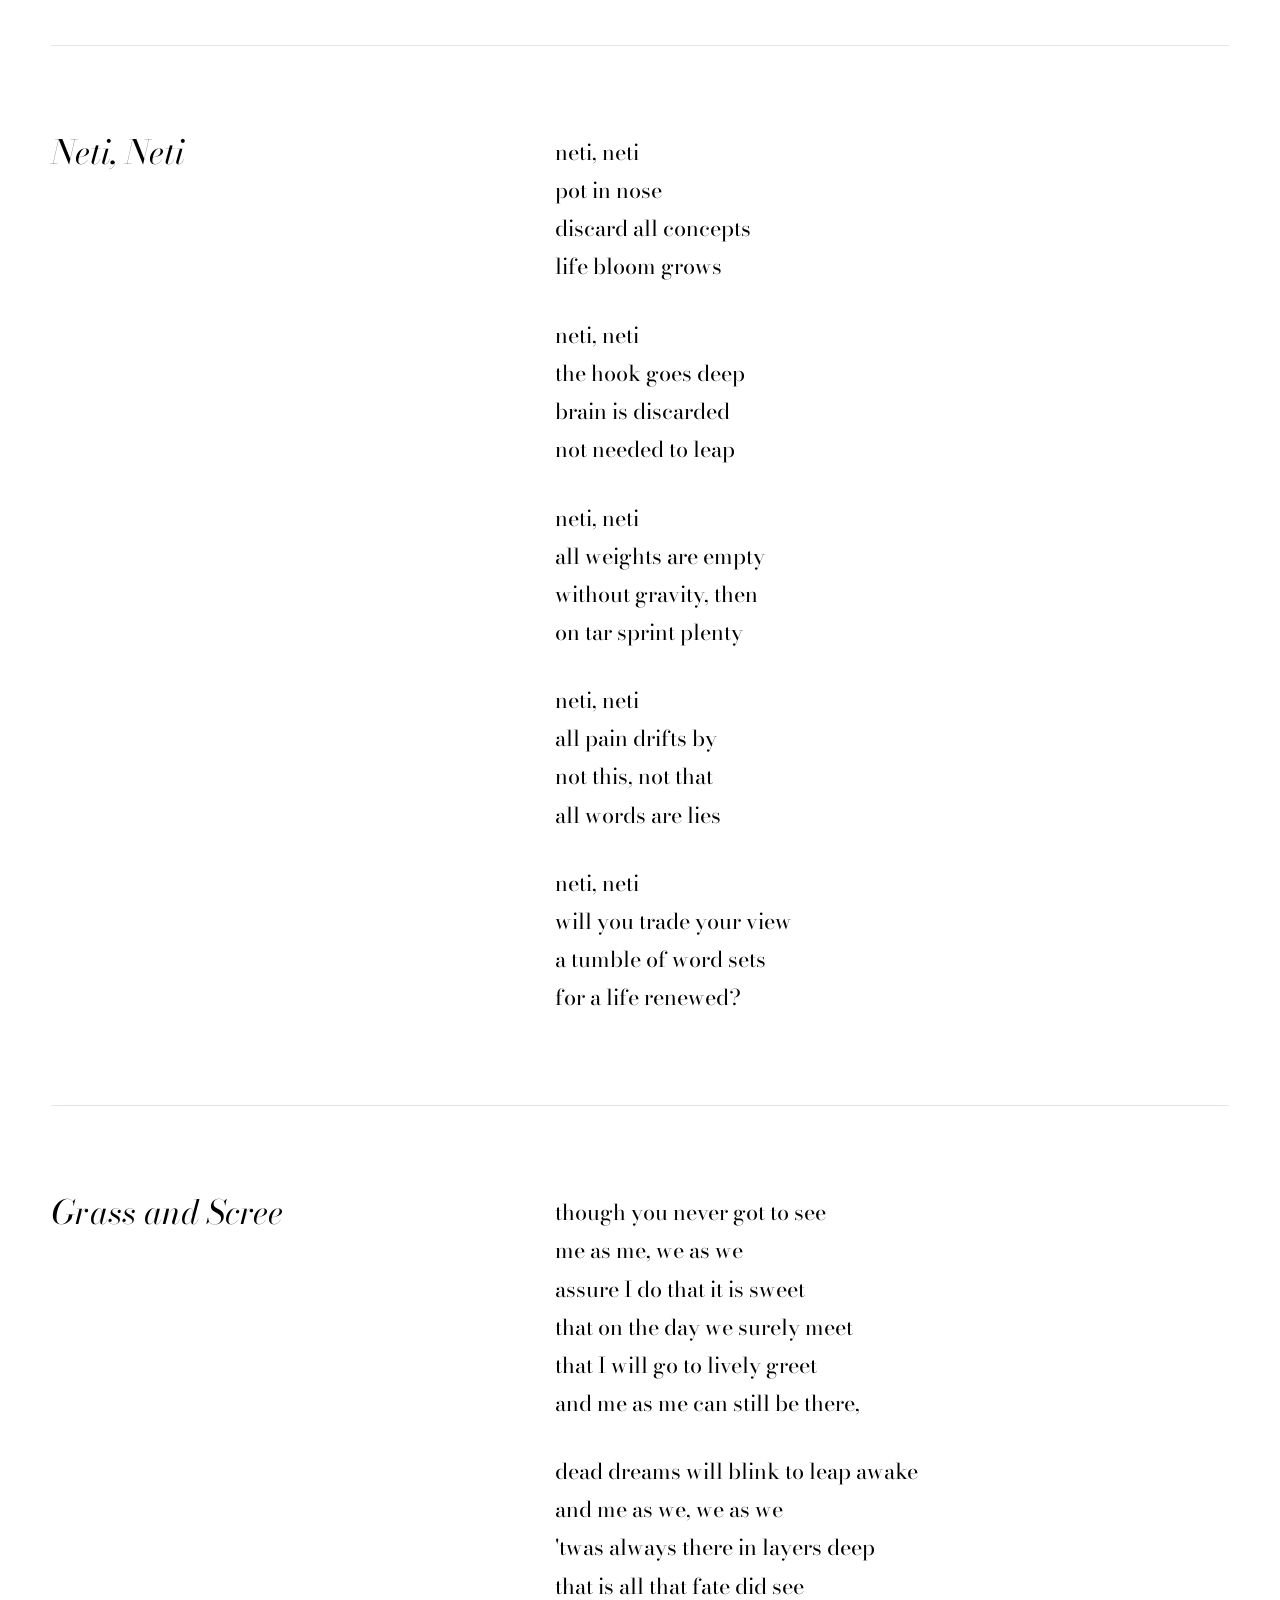
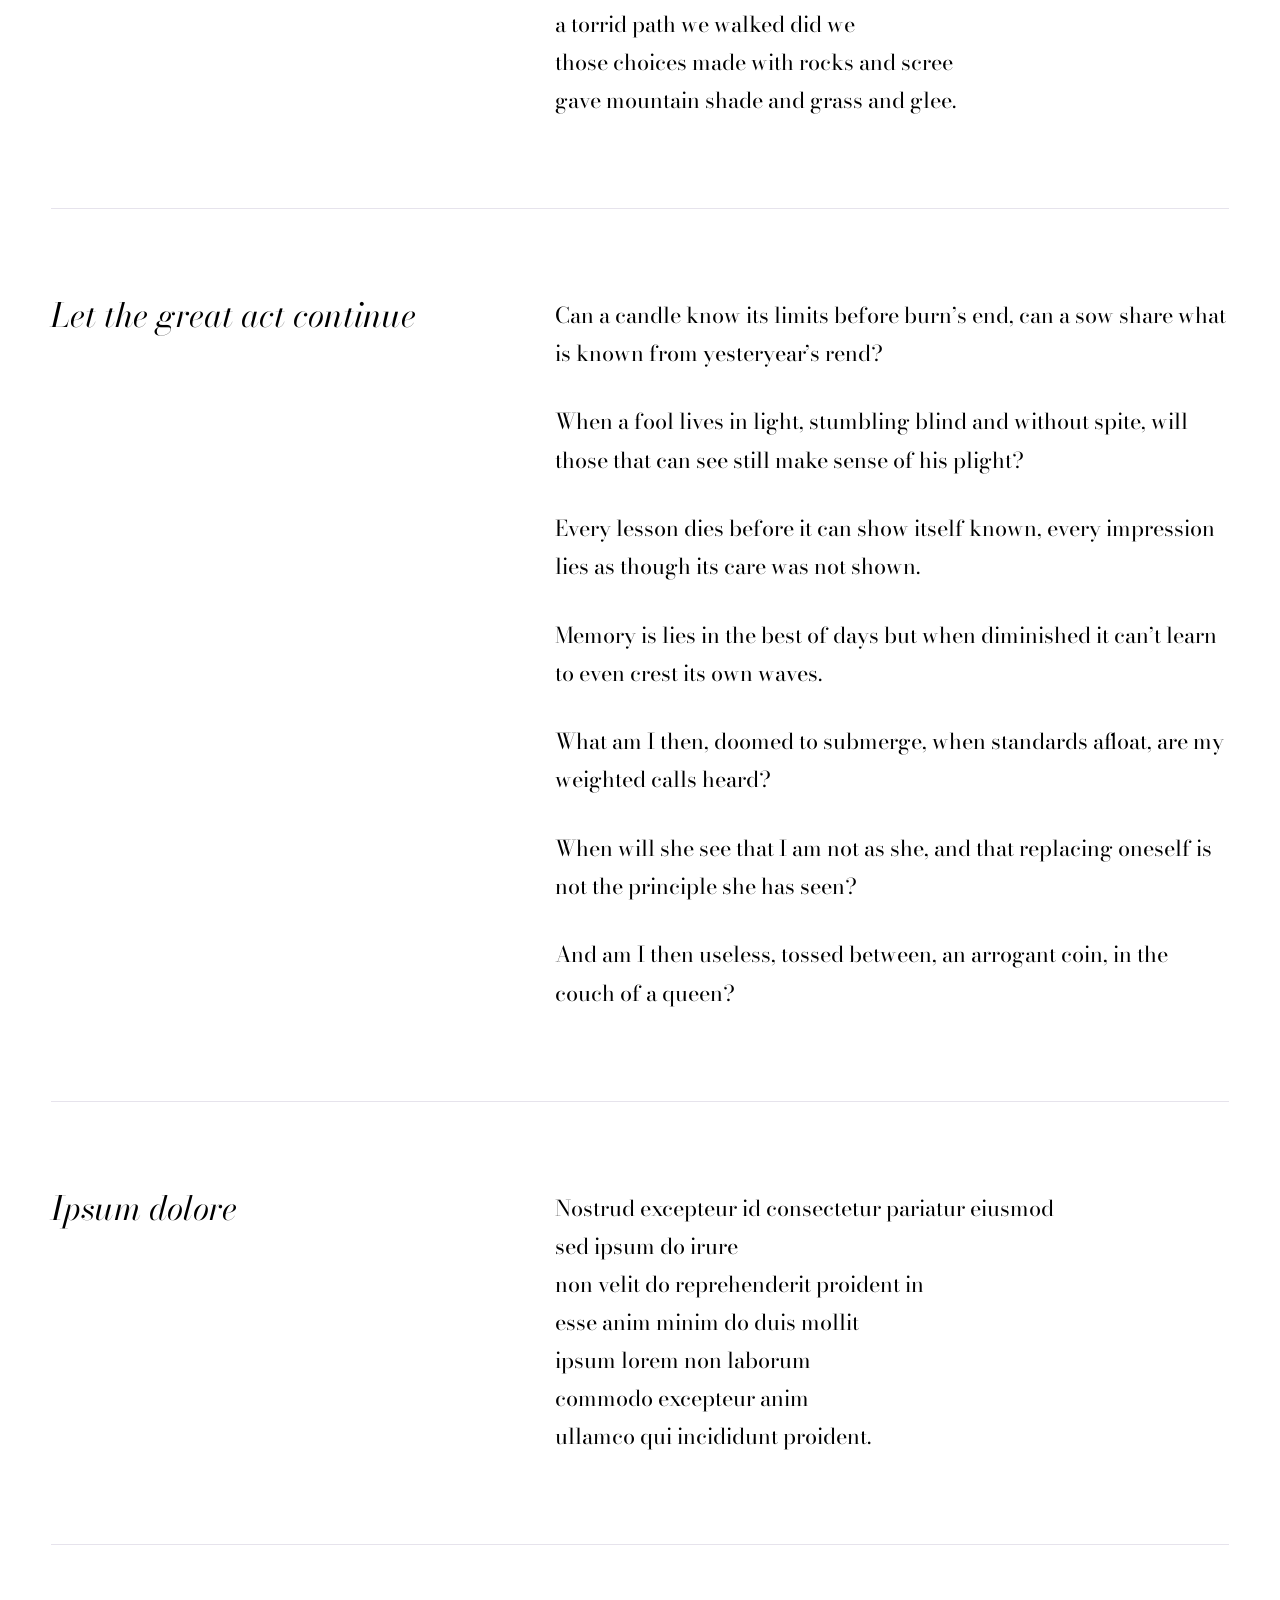
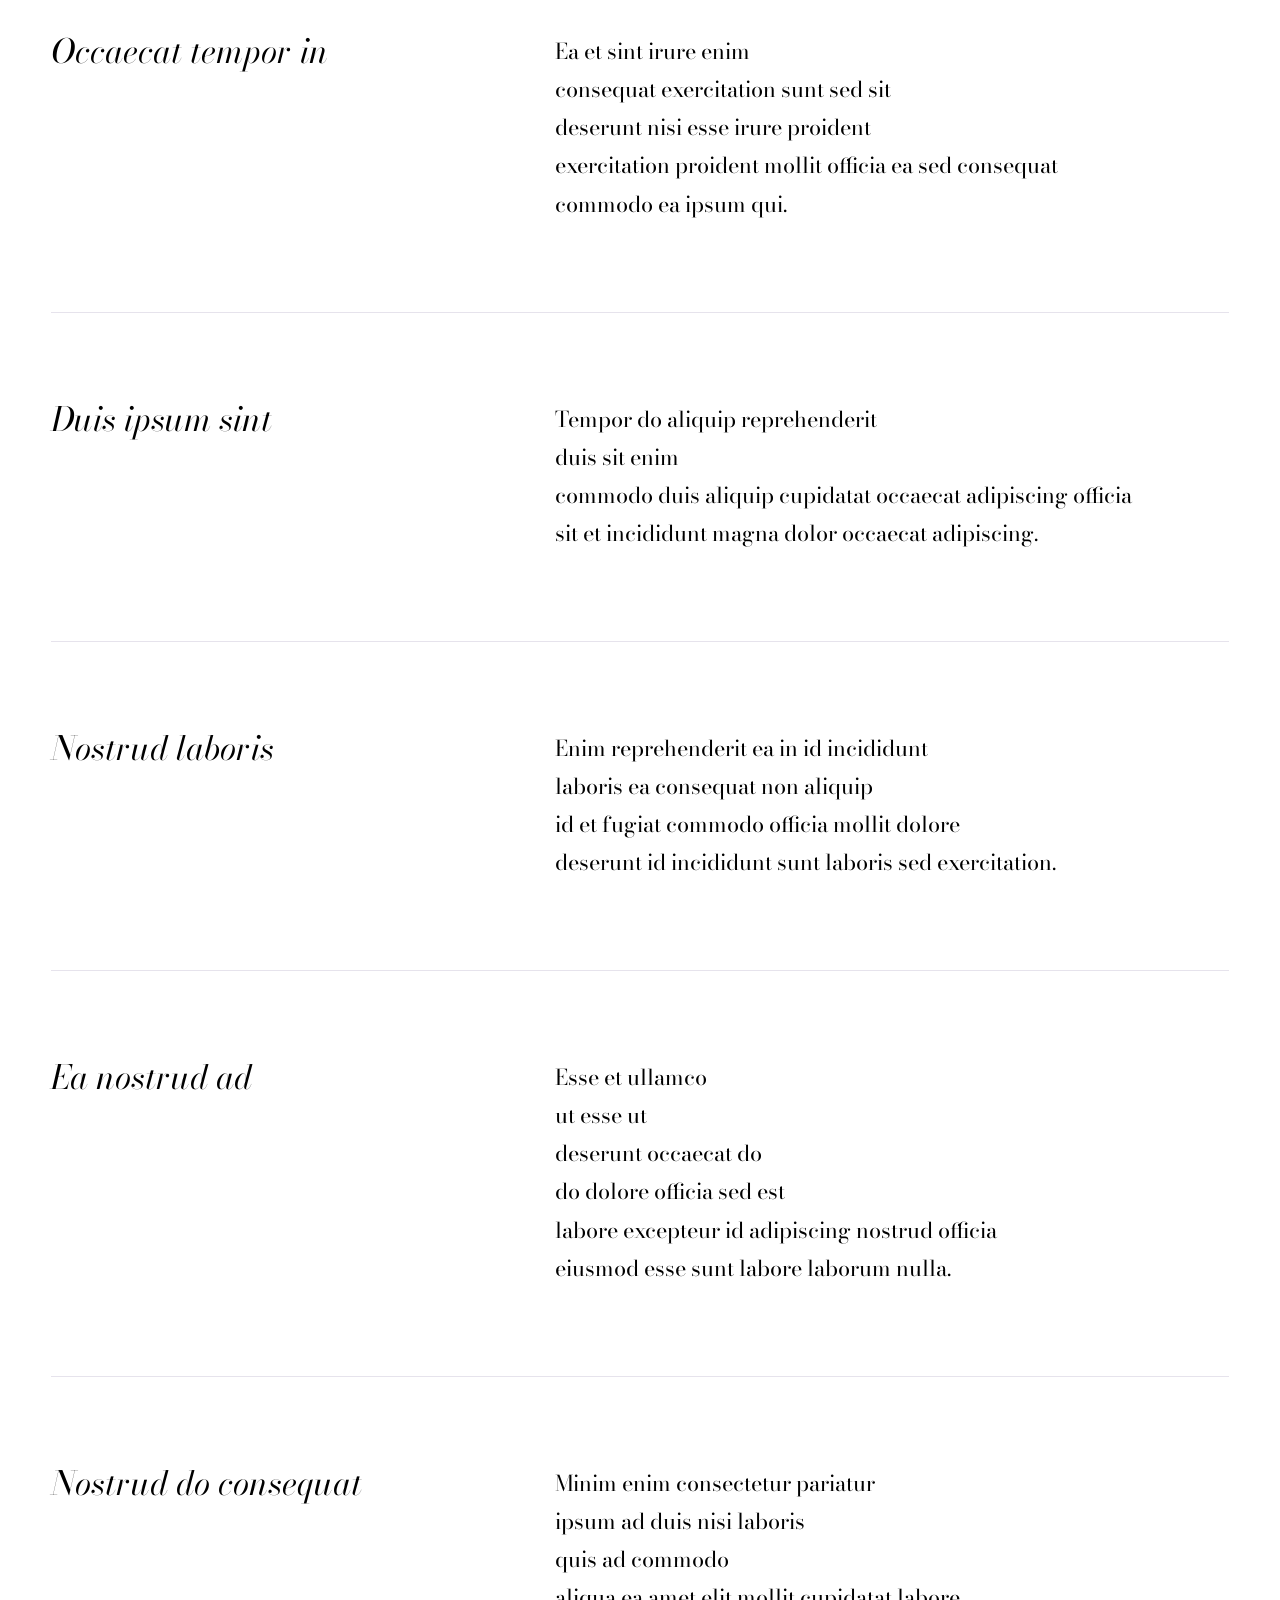
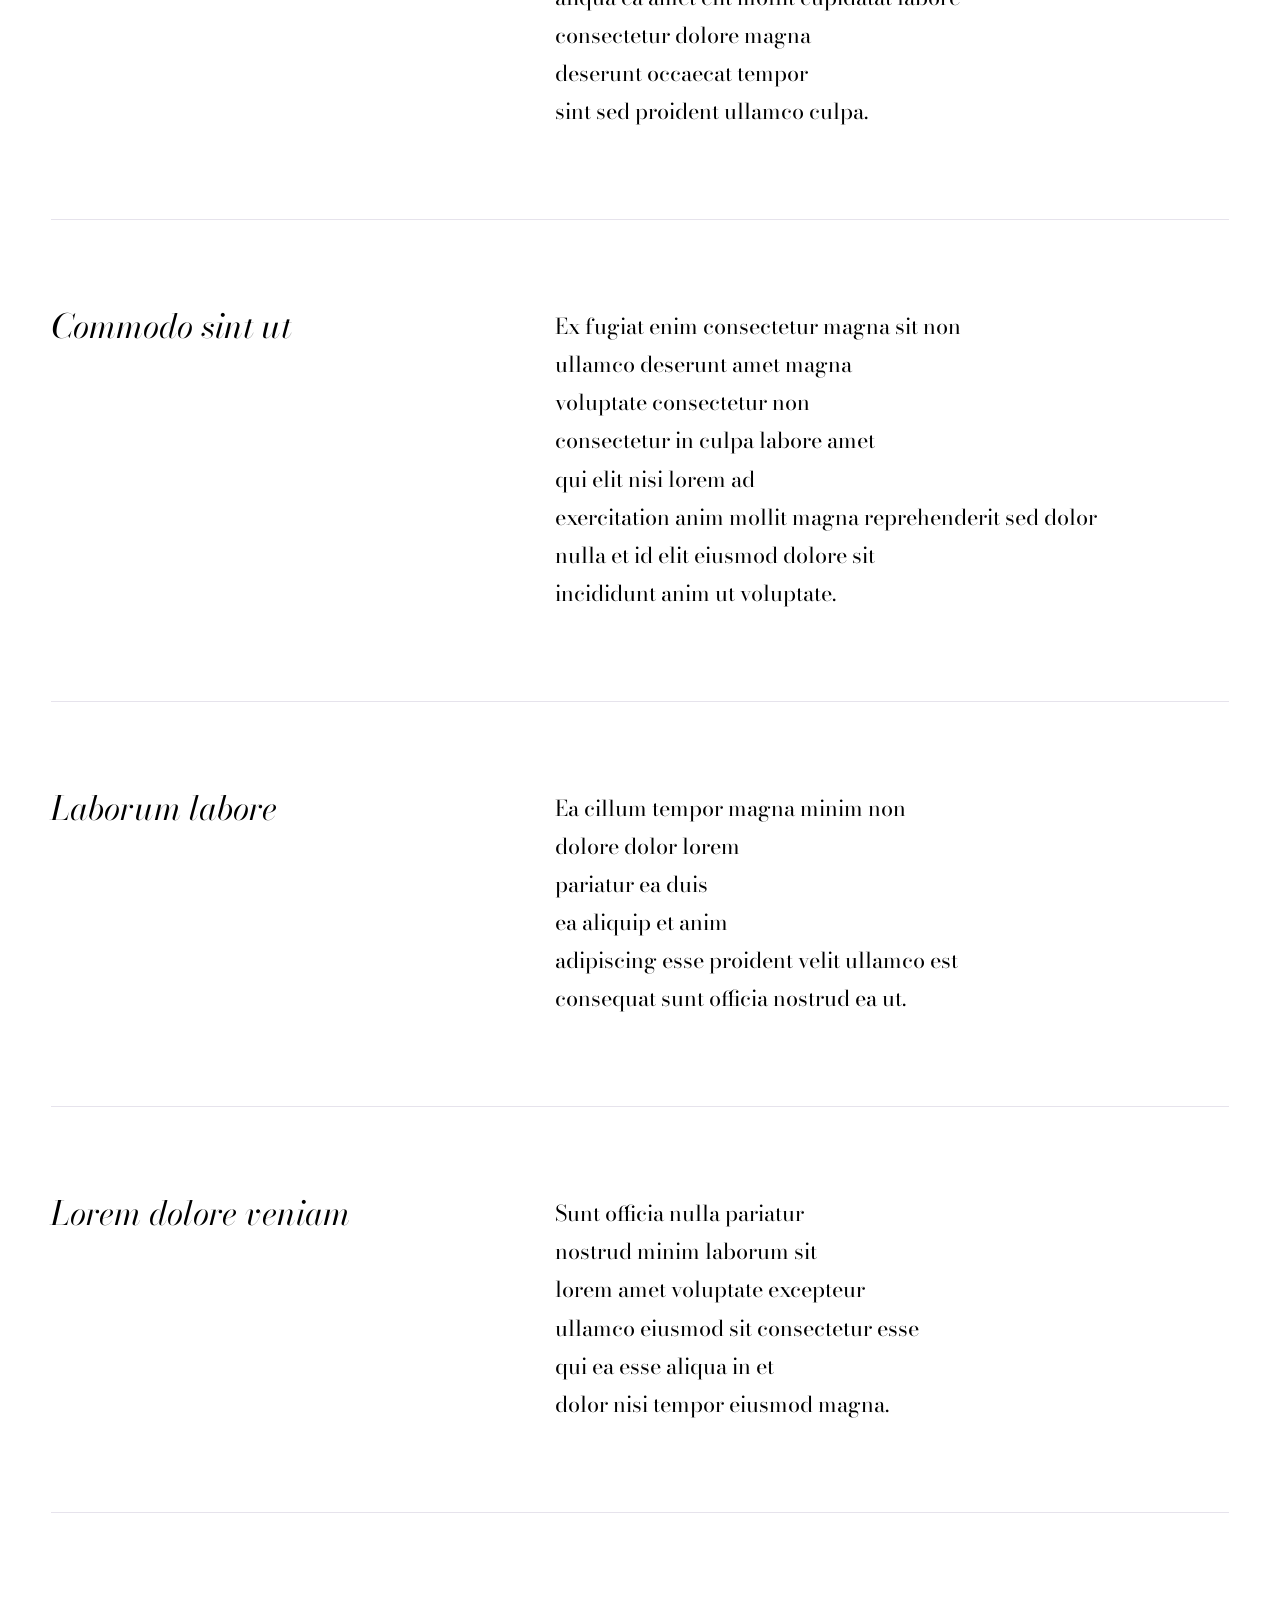
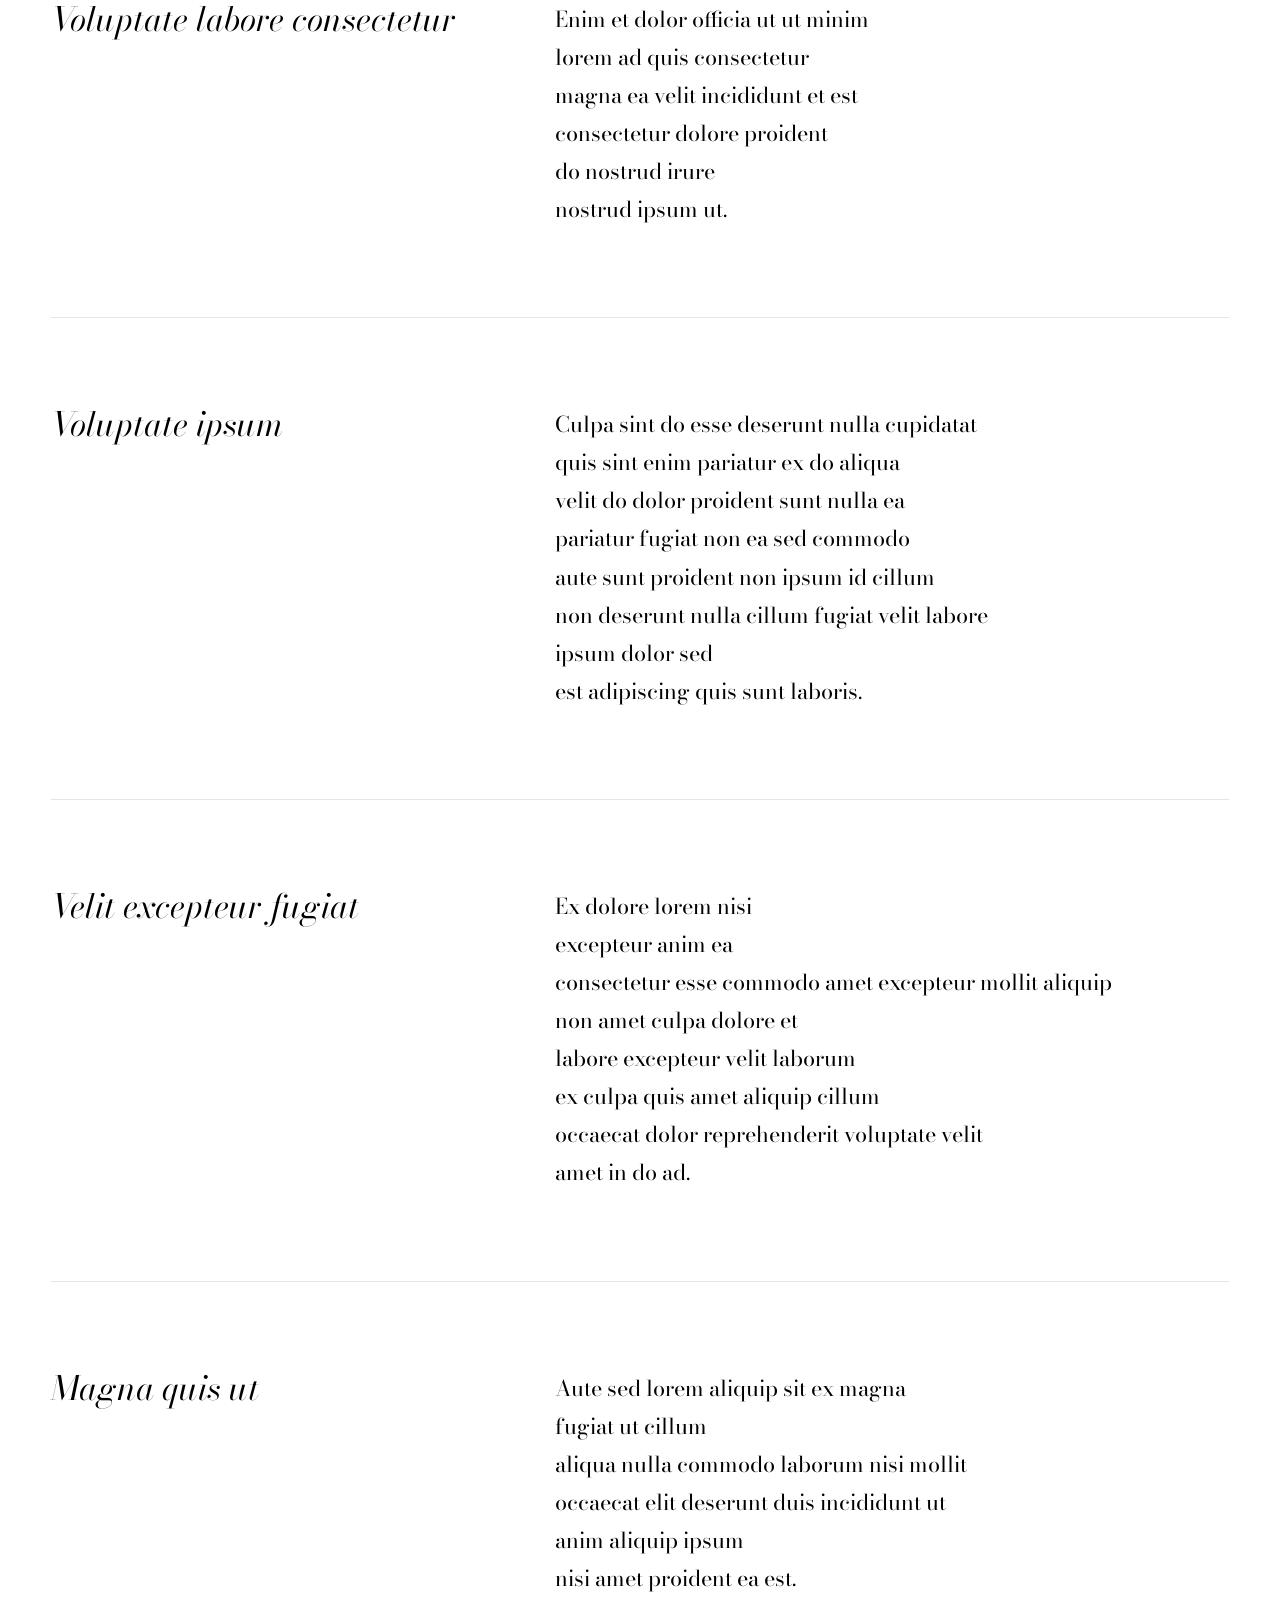
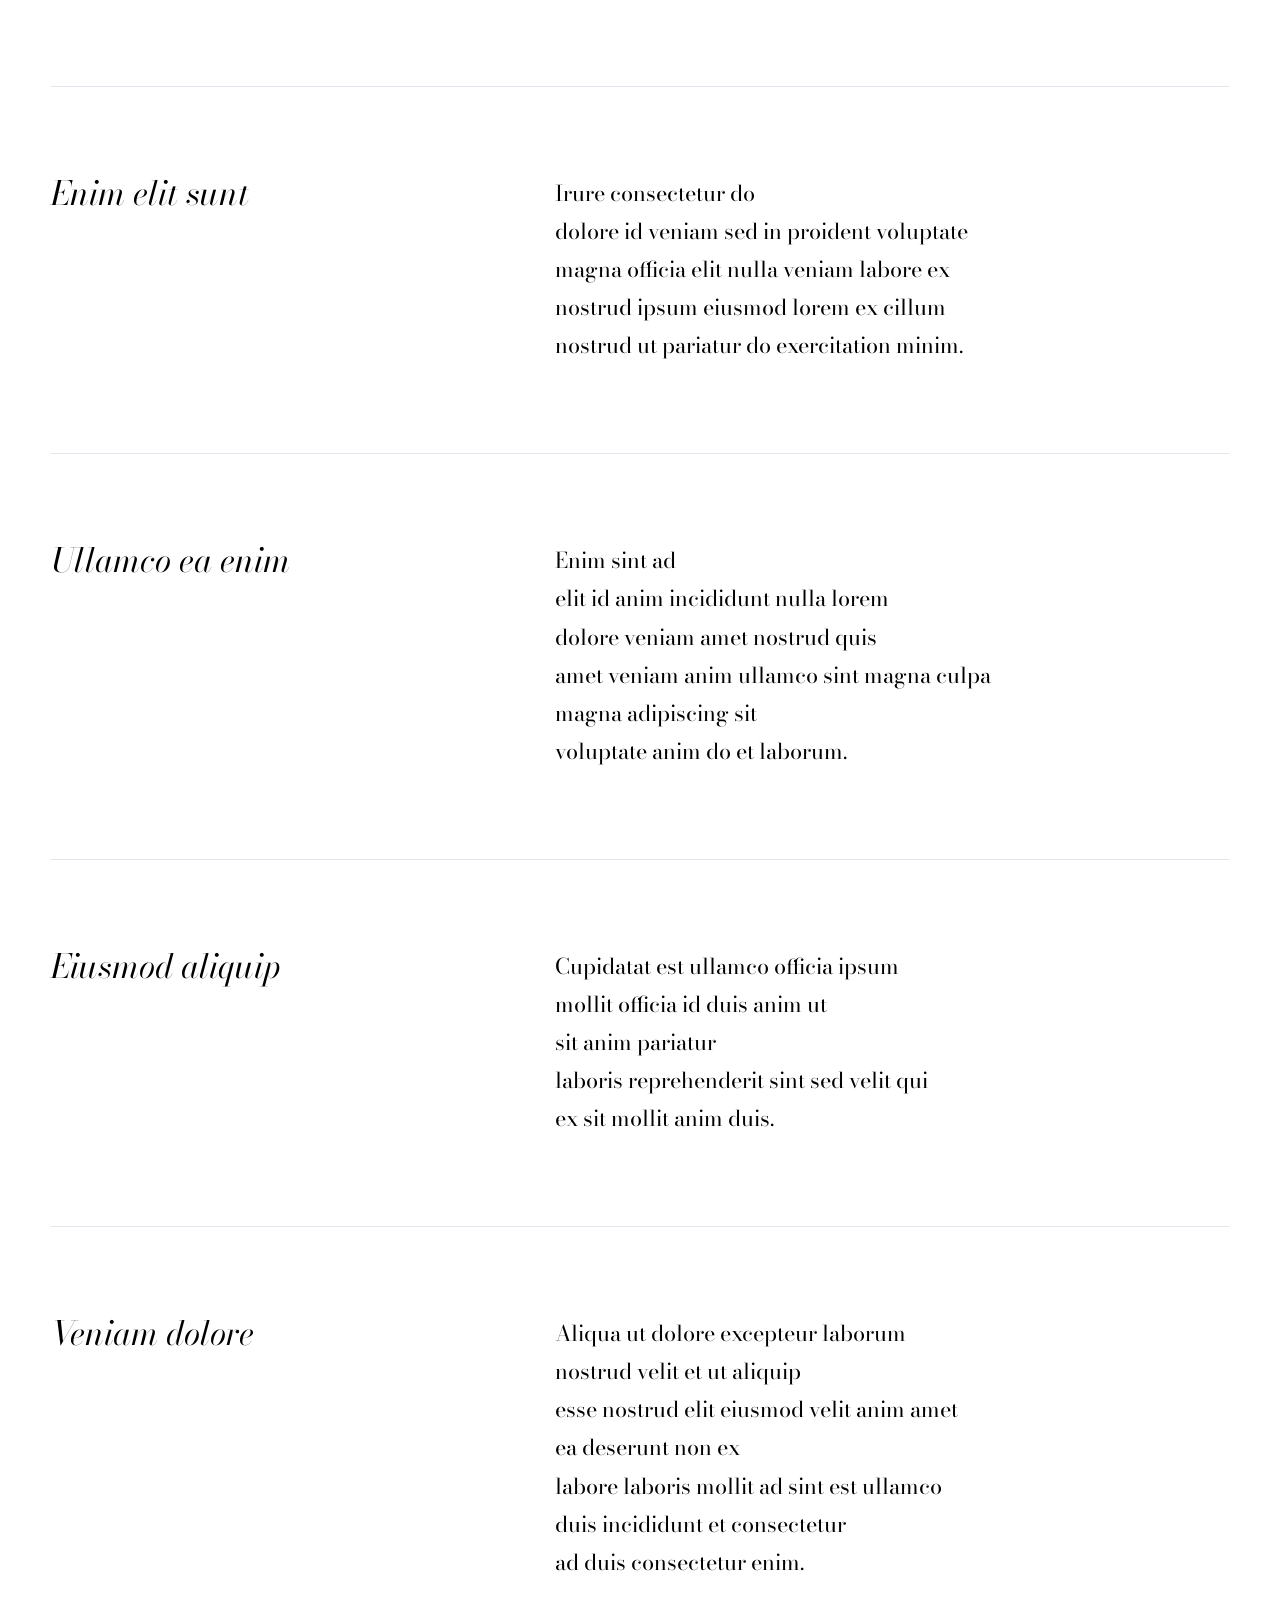
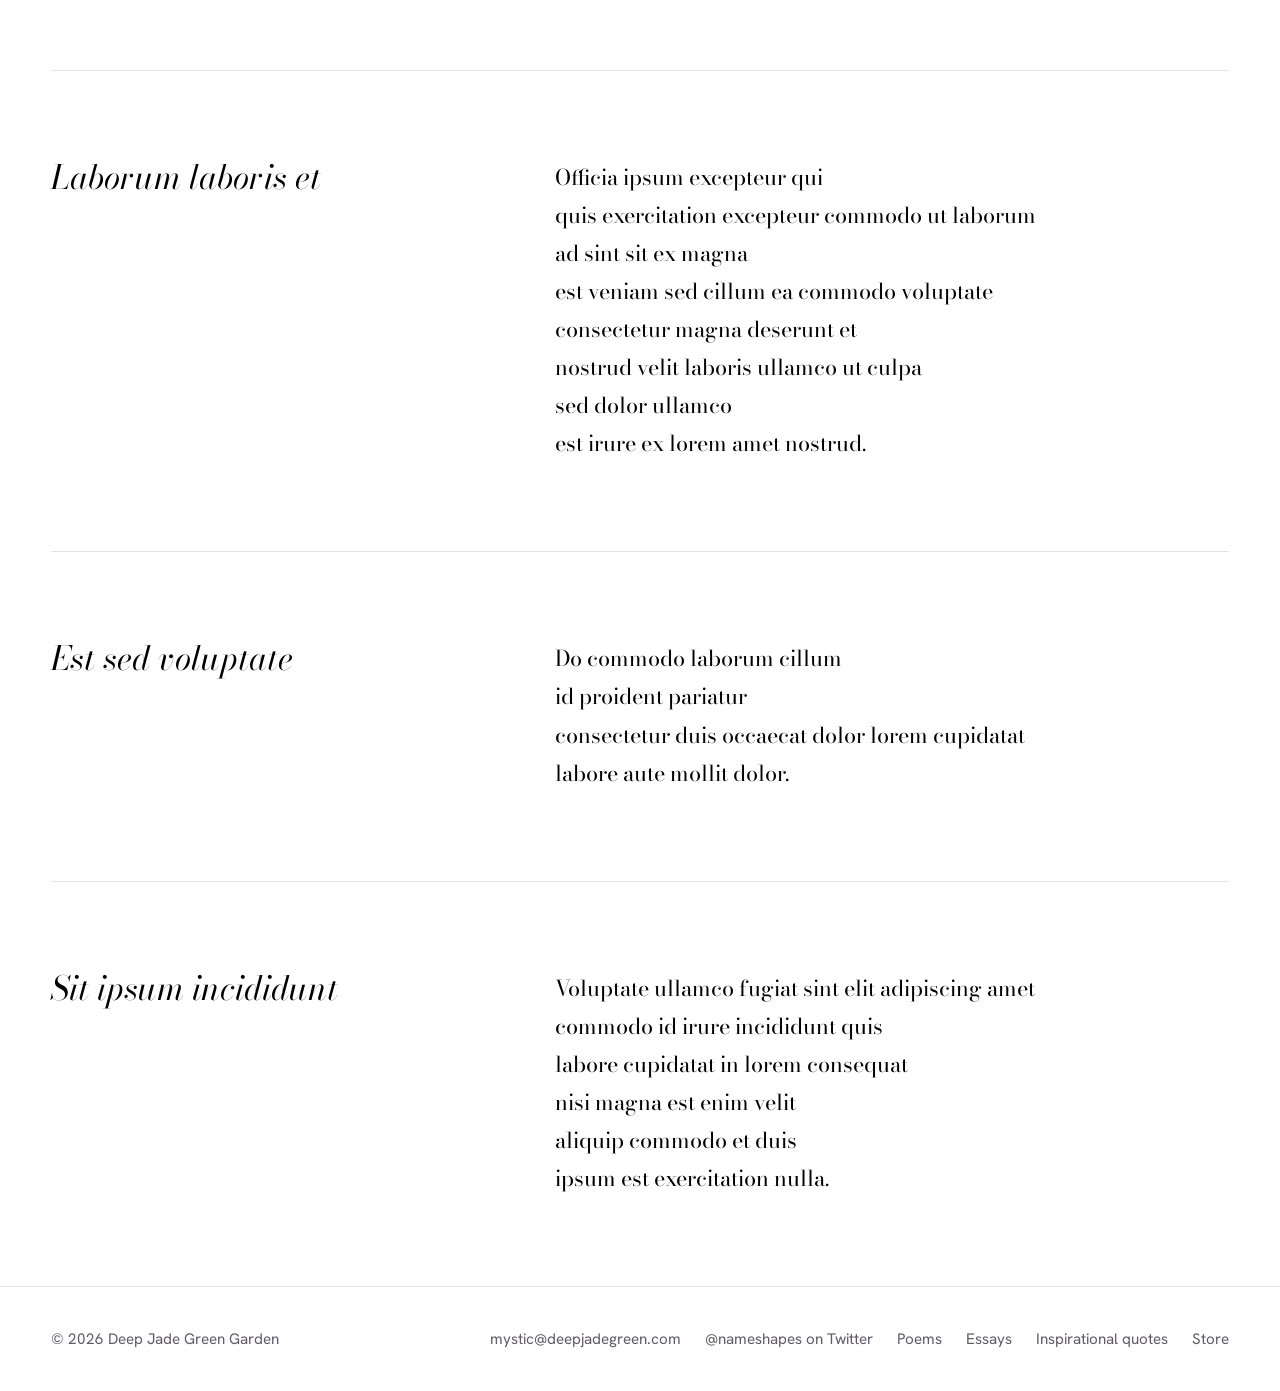
<file: poems.html>
<!DOCTYPE html>
<html lang="en">
<head>
  <meta charset="utf-8">
  <meta name="viewport" content="width=device-width, initial-scale=1">
  <title>Poems — Deep Jade Green Garden</title>
  <meta name="description" content="Poems from Deep Jade Green Garden.">
  <link rel="icon" href="favicon.ico" sizes="any">
  <link rel="icon" href="favicon-32.png" type="image/png" sizes="32x32">
  <link rel="icon" href="icon-192.png" type="image/png" sizes="192x192">
  <link rel="apple-touch-icon" href="apple-touch-icon.png">
  <link rel="preconnect" href="https://fonts.googleapis.com">
  <link rel="preconnect" href="https://fonts.gstatic.com" crossorigin>
  <link href="https://fonts.googleapis.com/css2?family=Bodoni+Moda:ital,opsz,wght@0,6..96,400..700;1,6..96,400&family=Hanken+Grotesk:wght@400;500&display=swap" rel="stylesheet">
  <link rel="stylesheet" href="style.css">
</head>
<body>
  <a class="skip" href="#main">Skip to content</a>

  <header class="site-header wrap">
    <a class="brand" href="index.html">Deep Jade Green Garden</a>
    <nav class="nav" aria-label="Main">
      <ul>
        <li><a href="healing.html">Energy Healing</a></li>
        <li><a href="oracle.html">Oracle</a></li>
        <li><a href="consult.html">Guide</a></li>
        <li><a href="testimonials.html">Testimonials</a></li>
        <li><a href="mission.html">Mission</a></li>
        <li><a href="vault.html">Vault</a></li>
        <li class="nav-book"><a href="book.html">Book</a></li>
      </ul>
    </nav>
  </header>

  <main id="main" class="wrap">
    <header class="page-head">
      <h1 class="display">Poems</h1>
      <p class="lede">Some assorted poems, because why not.</p>
    </header>

    <!-- To add a poem: copy one <article class="poem"> block. Use <br> for each line break. -->
    <article class="poem">
      <h2>Swallowed Alive</h2>
      <p class="verse">
        When met, your eye<br>
        a shaken hush<br>
        a blackening rush<br>
        through that we touch<br>
        where I'm inside<br>
        in sea walls shied<br>
        I wink a spy<br>
        light's dark abounds<br>
        I rest and am blessed<br>
        in my surrounds.
      </p>
    </article>

    <article class="poem">
      <h2>give, give, give of all</h2>
      <div class="poem-stanzas">
      <p class="verse">
        give, give, give of all<br>
        rosaries count big and small
      </p>
      <p class="verse">
        the one who pours out ever beginning<br>
        that one who blocks so deepens sinning
      </p>
      <p class="verse">
        you give, to give, generous then true<br>
        you pour out, to pour out, so-ever renewed
      </p>
      <p class="verse">
        as all who give reward the world<br>
        so celebrate with sounds sweet swirled
      </p>
      <p class="verse">
        an ocean outsoaks returned in rain<br>
        jealous sands that dried recede in pain
      </p>
      <p class="verse">
        and yet - unfree care is forced, not giving<br>
        an apple tree gives by settling, so maintains a living
      </p>
      <p class="verse">
        to give big, give small, maintain your scope<br>
        more you give, great flame, the greatest smoke.
      </p>
      </div>
    </article>

    <article class="poem">
      <h2>Fair Notice</h2>
      <div class="poem-stanzas">
      <p class="verse">
        wrapped, then, in ruby net<br>
        blushing film over top<br>
        shimmering, shaking, dwelling now<br>
        I'd hoped, then, you'd not forget.
      </p>
      <p class="verse">
        drive to death a forward shark<br>
        turning back, turning not<br>
        want to turn, but you forget<br>
        the shroud of end, do not beget.
      </p>
      <p class="verse">
        swum in death, swum in death<br>
        I'd hoped, then, you'd not forget<br>
        of tripped pain, know no mend<br>
        yet now, you aim, aim black, but yet.
      </p>
      <p class="verse">
        learn not from others, you go pretend<br>
        that you're not terrified of the end<br>
        warnings slide, you're safe, for mend<br>
        warned fools drown, do not pretend.
      </p>
      </div>
    </article>

    <article class="poem">
      <h2>Fastened</h2>
      <p class="verse">
        Untipped unpoured<br>
        love’s unsprint unlured<br>
        The quorum locked-need<br>
        of Second Key to feed<br>
        Freeing shackles thus<br>
        ‘Tis not a rush, ‘tis not a rush,<br>
        Open shackles only when<br>
        when only time is right - friend<br>
        And if ‘twill never be again,<br>
        then it will never be again or again and again.<br>
        And now of now and now and now?<br>
        I pray for keys jangling, for the love of dao.
      </p>
    </article>

    <article class="poem">
      <h2>Folded Wings</h2>
      <p class="verse">
        a crumb to a beak<br>
        its wings folded wanting weight<br>
        a horizon near
      </p>
    </article>

    <article class="poem">
      <h2>Time Taken By</h2>
      <p class="verse">
        A spiral wind has taken me<br>
        All around within<br>
        Absolute confidence abounds for thee<br>
        This is to be a win<br>
        But then your boots go sink and set<br>
        Somewhere else to go<br>
        But time and weight shall not forget<br>
        As what you are you know<br>
        So as things go more and more<br>
        As salt waste makes elves cry<br>
        Consider the bounding leaps as sure<br>
        A world is not for options by
      </p>
    </article>

    <article class="poem">
      <h2>Forever</h2>
      <p class="verse">
        two mirrors gleam at each other<br>
        and shatter into sprinkles<br>
        they gazed through on with another<br>
        glistened and glowed too much for each other<br>
        primordial light won't handle itself<br>
        nothing else please, and everything self<br>
        brighter than brighter and yet nothing else<br>
        mirrors gleam won't handle itself
      </p>
    </article>

    <article class="poem">
      <h2>Neti, Neti</h2>
      <div class="poem-stanzas">
      <p class="verse">
        neti, neti<br>
        pot in nose<br>
        discard all concepts<br>
        life bloom grows
      </p>
      <p class="verse">
        neti, neti<br>
        the hook goes deep<br>
        brain is discarded<br>
        not needed to leap
      </p>
      <p class="verse">
        neti, neti<br>
        all weights are empty<br>
        without gravity, then<br>
        on tar sprint plenty
      </p>
      <p class="verse">
        neti, neti<br>
        all pain drifts by<br>
        not this, not that<br>
        all words are lies
      </p>
      <p class="verse">
        neti, neti<br>
        will you trade your view<br>
        a tumble of word sets<br>
        for a life renewed?
      </p>
      </div>
    </article>

    <article class="poem">
      <h2>Grass and Scree</h2>
      <div class="poem-stanzas">
      <p class="verse">
        though you never got to see<br>
        me as me, we as we<br>
        assure I do that it is sweet<br>
        that on the day we surely meet<br>
        that I will go to lively greet<br>
        and me as me can still be there,
      </p>
      <p class="verse">
        dead dreams will blink to leap awake<br>
        and me as we, we as we<br>
        'twas always there in layers deep<br>
        that is all that fate did see<br>
        a torrid path we walked did we<br>
        those choices made with rocks and scree<br>
        gave mountain shade and grass and glee.
      </p>
      </div>
    </article>

    <article class="poem">
      <h2>Let the great act continue</h2>
      <div class="poem-stanzas">
      <p class="verse">Can a candle know its limits before burn’s end, can a sow share what is known from yesteryear’s rend?</p>
      <p class="verse">When a fool lives in light, stumbling blind and without spite, will those that can see still make sense of his plight?</p>
      <p class="verse">Every lesson dies before it can show itself known, every impression lies as though its care was not shown.</p>
      <p class="verse">Memory is lies in the best of days but when diminished it can’t learn to even crest its own waves.</p>
      <p class="verse">What am I then, doomed to submerge, when standards afloat, are my weighted calls heard?</p>
      <p class="verse">When will she see that I am not as she, and that replacing oneself is not the principle she has seen?</p>
      <p class="verse">And am I then useless, tossed between, an arrogant coin, in the couch of a queen?</p>
      </div>
    </article>

    <article class="poem">
      <h2>Ipsum dolore</h2>
      <p class="verse">
        Nostrud excepteur id consectetur pariatur eiusmod<br>
        sed ipsum do irure<br>
        non velit do reprehenderit proident in<br>
        esse anim minim do duis mollit<br>
        ipsum lorem non laborum<br>
        commodo excepteur anim<br>
        ullamco qui incididunt proident.
      </p>
    </article>

    <article class="poem">
      <h2>Occaecat tempor in</h2>
      <p class="verse">
        Ea et sint irure enim<br>
        consequat exercitation sunt sed sit<br>
        deserunt nisi esse irure proident<br>
        exercitation proident mollit officia ea sed consequat<br>
        commodo ea ipsum qui.
      </p>
    </article>

    <article class="poem">
      <h2>Duis ipsum sint</h2>
      <p class="verse">
        Tempor do aliquip reprehenderit<br>
        duis sit enim<br>
        commodo duis aliquip cupidatat occaecat adipiscing officia<br>
        sit et incididunt magna dolor occaecat adipiscing.
      </p>
    </article>

    <article class="poem">
      <h2>Nostrud laboris</h2>
      <p class="verse">
        Enim reprehenderit ea in id incididunt<br>
        laboris ea consequat non aliquip<br>
        id et fugiat commodo officia mollit dolore<br>
        deserunt id incididunt sunt laboris sed exercitation.
      </p>
    </article>

    <article class="poem">
      <h2>Ea nostrud ad</h2>
      <p class="verse">
        Esse et ullamco<br>
        ut esse ut<br>
        deserunt occaecat do<br>
        do dolore officia sed est<br>
        labore excepteur id adipiscing nostrud officia<br>
        eiusmod esse sunt labore laborum nulla.
      </p>
    </article>

    <article class="poem">
      <h2>Nostrud do consequat</h2>
      <p class="verse">
        Minim enim consectetur pariatur<br>
        ipsum ad duis nisi laboris<br>
        quis ad commodo<br>
        aliqua ea amet elit mollit cupidatat labore<br>
        consectetur dolore magna<br>
        deserunt occaecat tempor<br>
        sint sed proident ullamco culpa.
      </p>
    </article>

    <article class="poem">
      <h2>Commodo sint ut</h2>
      <p class="verse">
        Ex fugiat enim consectetur magna sit non<br>
        ullamco deserunt amet magna<br>
        voluptate consectetur non<br>
        consectetur in culpa labore amet<br>
        qui elit nisi lorem ad<br>
        exercitation anim mollit magna reprehenderit sed dolor<br>
        nulla et id elit eiusmod dolore sit<br>
        incididunt anim ut voluptate.
      </p>
    </article>

    <article class="poem">
      <h2>Laborum labore</h2>
      <p class="verse">
        Ea cillum tempor magna minim non<br>
        dolore dolor lorem<br>
        pariatur ea duis<br>
        ea aliquip et anim<br>
        adipiscing esse proident velit ullamco est<br>
        consequat sunt officia nostrud ea ut.
      </p>
    </article>

    <article class="poem">
      <h2>Lorem dolore veniam</h2>
      <p class="verse">
        Sunt officia nulla pariatur<br>
        nostrud minim laborum sit<br>
        lorem amet voluptate excepteur<br>
        ullamco eiusmod sit consectetur esse<br>
        qui ea esse aliqua in et<br>
        dolor nisi tempor eiusmod magna.
      </p>
    </article>

    <article class="poem">
      <h2>Voluptate labore consectetur</h2>
      <p class="verse">
        Enim et dolor officia ut ut minim<br>
        lorem ad quis consectetur<br>
        magna ea velit incididunt et est<br>
        consectetur dolore proident<br>
        do nostrud irure<br>
        nostrud ipsum ut.
      </p>
    </article>

    <article class="poem">
      <h2>Voluptate ipsum</h2>
      <p class="verse">
        Culpa sint do esse deserunt nulla cupidatat<br>
        quis sint enim pariatur ex do aliqua<br>
        velit do dolor proident sunt nulla ea<br>
        pariatur fugiat non ea sed commodo<br>
        aute sunt proident non ipsum id cillum<br>
        non deserunt nulla cillum fugiat velit labore<br>
        ipsum dolor sed<br>
        est adipiscing quis sunt laboris.
      </p>
    </article>

    <article class="poem">
      <h2>Velit excepteur fugiat</h2>
      <p class="verse">
        Ex dolore lorem nisi<br>
        excepteur anim ea<br>
        consectetur esse commodo amet excepteur mollit aliquip<br>
        non amet culpa dolore et<br>
        labore excepteur velit laborum<br>
        ex culpa quis amet aliquip cillum<br>
        occaecat dolor reprehenderit voluptate velit<br>
        amet in do ad.
      </p>
    </article>

    <article class="poem">
      <h2>Magna quis ut</h2>
      <p class="verse">
        Aute sed lorem aliquip sit ex magna<br>
        fugiat ut cillum<br>
        aliqua nulla commodo laborum nisi mollit<br>
        occaecat elit deserunt duis incididunt ut<br>
        anim aliquip ipsum<br>
        nisi amet proident ea est.
      </p>
    </article>

    <article class="poem">
      <h2>Enim elit sunt</h2>
      <p class="verse">
        Irure consectetur do<br>
        dolore id veniam sed in proident voluptate<br>
        magna officia elit nulla veniam labore ex<br>
        nostrud ipsum eiusmod lorem ex cillum<br>
        nostrud ut pariatur do exercitation minim.
      </p>
    </article>

    <article class="poem">
      <h2>Ullamco ea enim</h2>
      <p class="verse">
        Enim sint ad<br>
        elit id anim incididunt nulla lorem<br>
        dolore veniam amet nostrud quis<br>
        amet veniam anim ullamco sint magna culpa<br>
        magna adipiscing sit<br>
        voluptate anim do et laborum.
      </p>
    </article>

    <article class="poem">
      <h2>Eiusmod aliquip</h2>
      <p class="verse">
        Cupidatat est ullamco officia ipsum<br>
        mollit officia id duis anim ut<br>
        sit anim pariatur<br>
        laboris reprehenderit sint sed velit qui<br>
        ex sit mollit anim duis.
      </p>
    </article>

    <article class="poem">
      <h2>Veniam dolore</h2>
      <p class="verse">
        Aliqua ut dolore excepteur laborum<br>
        nostrud velit et ut aliquip<br>
        esse nostrud elit eiusmod velit anim amet<br>
        ea deserunt non ex<br>
        labore laboris mollit ad sint est ullamco<br>
        duis incididunt et consectetur<br>
        ad duis consectetur enim.
      </p>
    </article>

    <article class="poem">
      <h2>Laborum laboris et</h2>
      <p class="verse">
        Officia ipsum excepteur qui<br>
        quis exercitation excepteur commodo ut laborum<br>
        ad sint sit ex magna<br>
        est veniam sed cillum ea commodo voluptate<br>
        consectetur magna deserunt et<br>
        nostrud velit laboris ullamco ut culpa<br>
        sed dolor ullamco<br>
        est irure ex lorem amet nostrud.
      </p>
    </article>

    <article class="poem">
      <h2>Est sed voluptate</h2>
      <p class="verse">
        Do commodo laborum cillum<br>
        id proident pariatur<br>
        consectetur duis occaecat dolor lorem cupidatat<br>
        labore aute mollit dolor.
      </p>
    </article>

    <article class="poem">
      <h2>Sit ipsum incididunt</h2>
      <p class="verse">
        Voluptate ullamco fugiat sint elit adipiscing amet<br>
        commodo id irure incididunt quis<br>
        labore cupidatat in lorem consequat<br>
        nisi magna est enim velit<br>
        aliquip commodo et duis<br>
        ipsum est exercitation nulla.
      </p>
    </article>

  </main>

  <footer class="site-footer wrap">
    <span>&copy; 2026 Deep Jade Green Garden</span>
    <ul>
      <li><a href="mailto:mystic@deepjadegreen.com">mystic@deepjadegreen.com</a></li>
      <li><a href="https://twitter.com/nameshapes">@nameshapes on Twitter</a></li>
      <li><a href="poems.html" aria-current="page">Poems</a></li>
      <li><a href="essays.html">Essays</a></li>
      <li><a href="quotes.html">Inspirational quotes</a></li>
      <li><a href="store.html">Store</a></li>
    </ul>
  </footer>
</body>
</html>
</file>
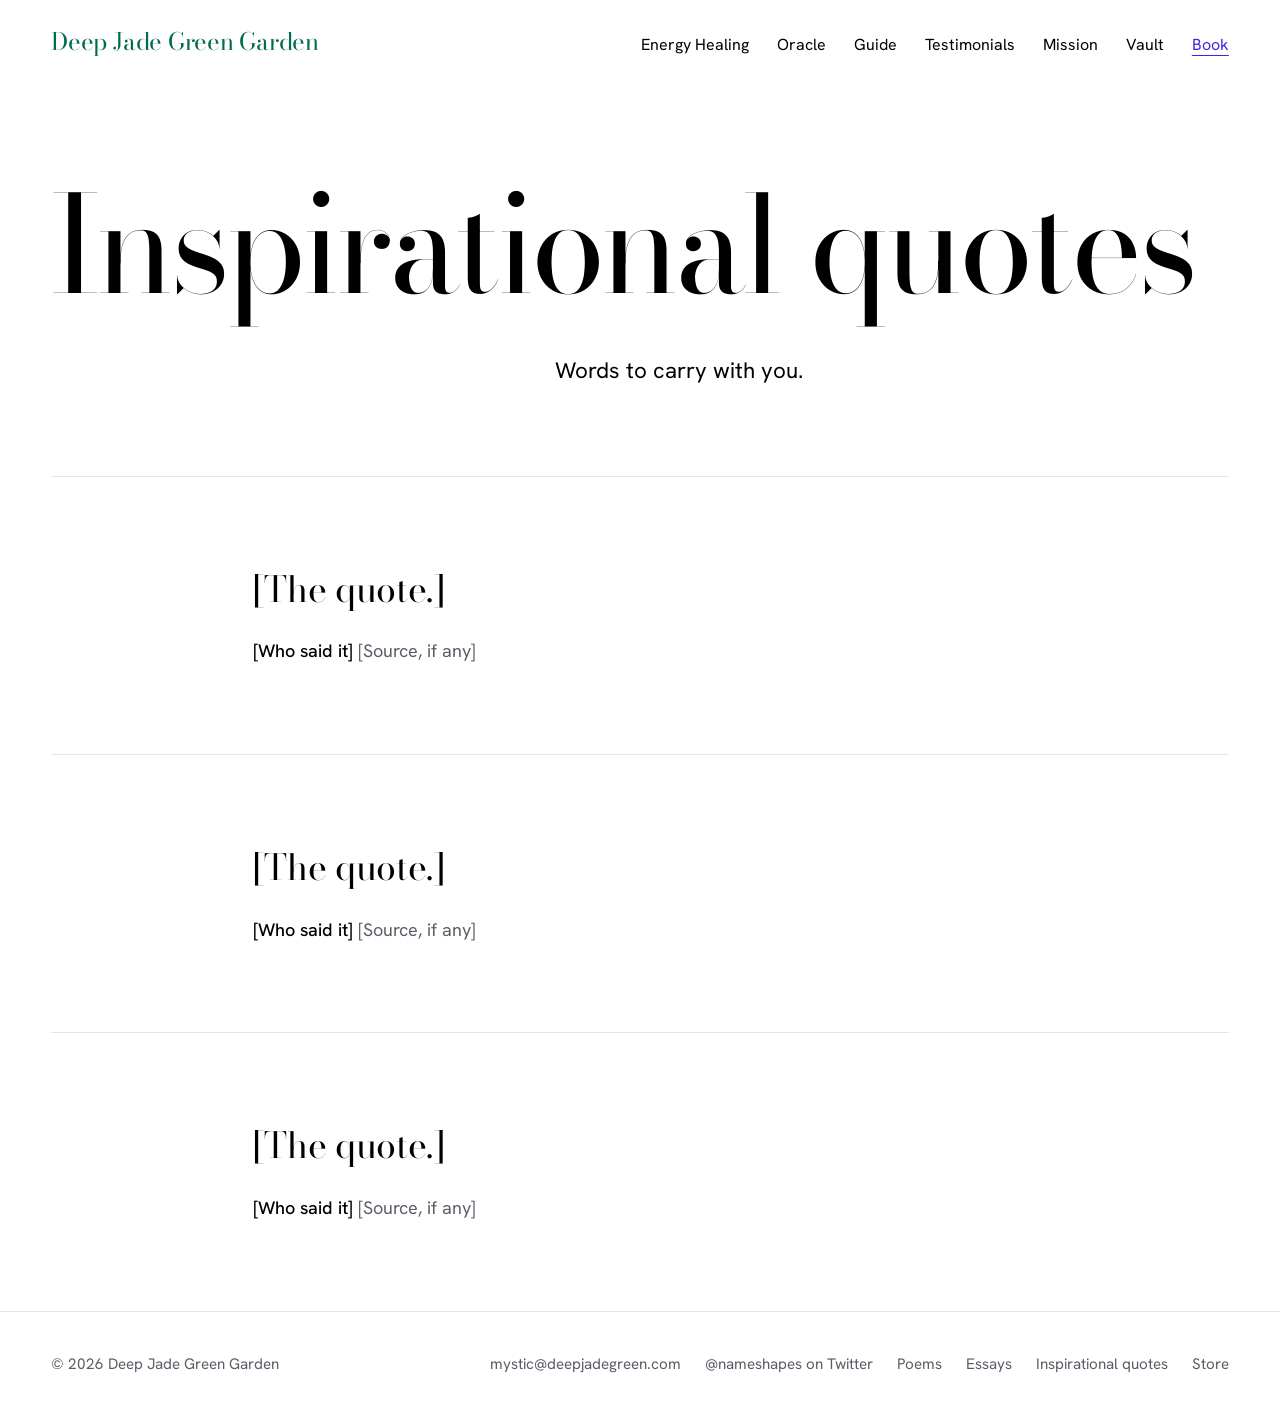
<file: quotes.html>
<!DOCTYPE html>
<html lang="en">
<head>
  <meta charset="utf-8">
  <meta name="viewport" content="width=device-width, initial-scale=1">
  <title>Inspirational quotes — Deep Jade Green Garden</title>
  <meta name="description" content="Inspirational quotes from Deep Jade Green Garden.">
  <link rel="icon" href="favicon.ico" sizes="any">
  <link rel="icon" href="favicon-32.png" type="image/png" sizes="32x32">
  <link rel="icon" href="icon-192.png" type="image/png" sizes="192x192">
  <link rel="apple-touch-icon" href="apple-touch-icon.png">
  <link rel="preconnect" href="https://fonts.googleapis.com">
  <link rel="preconnect" href="https://fonts.gstatic.com" crossorigin>
  <link href="https://fonts.googleapis.com/css2?family=Bodoni+Moda:ital,opsz,wght@0,6..96,400..700;1,6..96,400&family=Hanken+Grotesk:wght@400;500&display=swap" rel="stylesheet">
  <link rel="stylesheet" href="style.css">
</head>
<body>
  <a class="skip" href="#main">Skip to content</a>

  <header class="site-header wrap">
    <a class="brand" href="index.html">Deep Jade Green Garden</a>
    <nav class="nav" aria-label="Main">
      <ul>
        <li><a href="healing.html">Energy Healing</a></li>
        <li><a href="oracle.html">Oracle</a></li>
        <li><a href="consult.html">Guide</a></li>
        <li><a href="testimonials.html">Testimonials</a></li>
        <li><a href="mission.html">Mission</a></li>
        <li><a href="vault.html">Vault</a></li>
        <li class="nav-book"><a href="book.html">Book</a></li>
      </ul>
    </nav>
  </header>

  <main id="main" class="wrap">
    <header class="page-head">
      <h1 class="display">Inspirational quotes</h1>
      <p class="lede">Words to carry with you.</p>
    </header>

    <!-- QUOTE: copy this whole <figure> block to add another -->
    <figure class="testimonial">
      <blockquote>
        <p>[The quote.]</p>
      </blockquote>
      <figcaption>[Who said it] <span>[Source, if any]</span></figcaption>
    </figure>

    <!-- QUOTE: copy this whole <figure> block to add another -->
    <figure class="testimonial">
      <blockquote>
        <p>[The quote.]</p>
      </blockquote>
      <figcaption>[Who said it] <span>[Source, if any]</span></figcaption>
    </figure>

    <!-- QUOTE: copy this whole <figure> block to add another -->
    <figure class="testimonial">
      <blockquote>
        <p>[The quote.]</p>
      </blockquote>
      <figcaption>[Who said it] <span>[Source, if any]</span></figcaption>
    </figure>

  </main>

  <footer class="site-footer wrap">
    <span>&copy; 2026 Deep Jade Green Garden</span>
    <ul>
      <li><a href="mailto:mystic@deepjadegreen.com">mystic@deepjadegreen.com</a></li>
      <li><a href="https://twitter.com/nameshapes">@nameshapes on Twitter</a></li>
      <li><a href="poems.html">Poems</a></li>
      <li><a href="essays.html">Essays</a></li>
      <li><a href="quotes.html" aria-current="page">Inspirational quotes</a></li>
      <li><a href="store.html">Store</a></li>
    </ul>
  </footer>
</body>
</html>
</file>
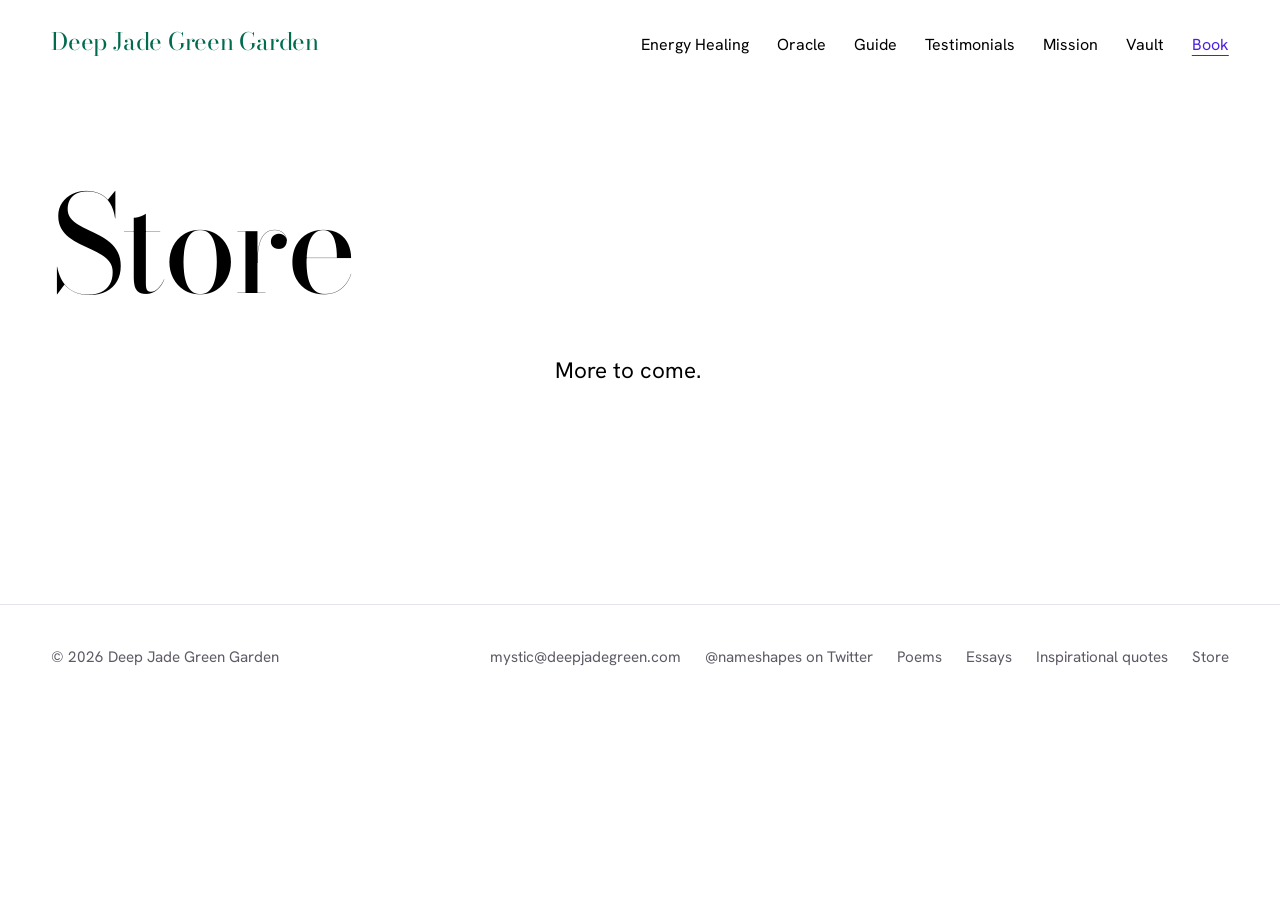
<file: store.html>
<!DOCTYPE html>
<html lang="en">
<head>
  <meta charset="utf-8">
  <meta name="viewport" content="width=device-width, initial-scale=1">
  <title>Store — Deep Jade Green Garden</title>
  <meta name="description" content="The Deep Jade Green Garden store. More to come.">
  <link rel="icon" href="favicon.ico" sizes="any">
  <link rel="icon" href="favicon-32.png" type="image/png" sizes="32x32">
  <link rel="icon" href="icon-192.png" type="image/png" sizes="192x192">
  <link rel="apple-touch-icon" href="apple-touch-icon.png">
  <link rel="preconnect" href="https://fonts.googleapis.com">
  <link rel="preconnect" href="https://fonts.gstatic.com" crossorigin>
  <link href="https://fonts.googleapis.com/css2?family=Bodoni+Moda:ital,opsz,wght@0,6..96,400..700;1,6..96,400&family=Hanken+Grotesk:wght@400;500&display=swap" rel="stylesheet">
  <link rel="stylesheet" href="style.css">
</head>
<body>
  <a class="skip" href="#main">Skip to content</a>

  <header class="site-header wrap">
    <a class="brand" href="index.html">Deep Jade Green Garden</a>
    <nav class="nav" aria-label="Main">
      <ul>
        <li><a href="healing.html">Energy Healing</a></li>
        <li><a href="oracle.html">Oracle</a></li>
        <li><a href="consult.html">Guide</a></li>
        <li><a href="testimonials.html">Testimonials</a></li>
        <li><a href="mission.html">Mission</a></li>
        <li><a href="vault.html">Vault</a></li>
        <li class="nav-book"><a href="book.html">Book</a></li>
      </ul>
    </nav>
  </header>

  <main id="main" class="wrap">
    <header class="page-head">
      <h1 class="display">Store</h1>
      <p class="lede">More to come.</p>
    </header>
    <div class="spacer"></div>
  </main>

  <footer class="site-footer wrap">
    <span>&copy; 2026 Deep Jade Green Garden</span>
    <ul>
      <li><a href="mailto:mystic@deepjadegreen.com">mystic@deepjadegreen.com</a></li>
      <li><a href="https://twitter.com/nameshapes">@nameshapes on Twitter</a></li>
      <li><a href="poems.html">Poems</a></li>
      <li><a href="essays.html">Essays</a></li>
      <li><a href="quotes.html">Inspirational quotes</a></li>
      <li><a href="store.html" aria-current="page">Store</a></li>
    </ul>
  </footer>
</body>
</html>
</file>
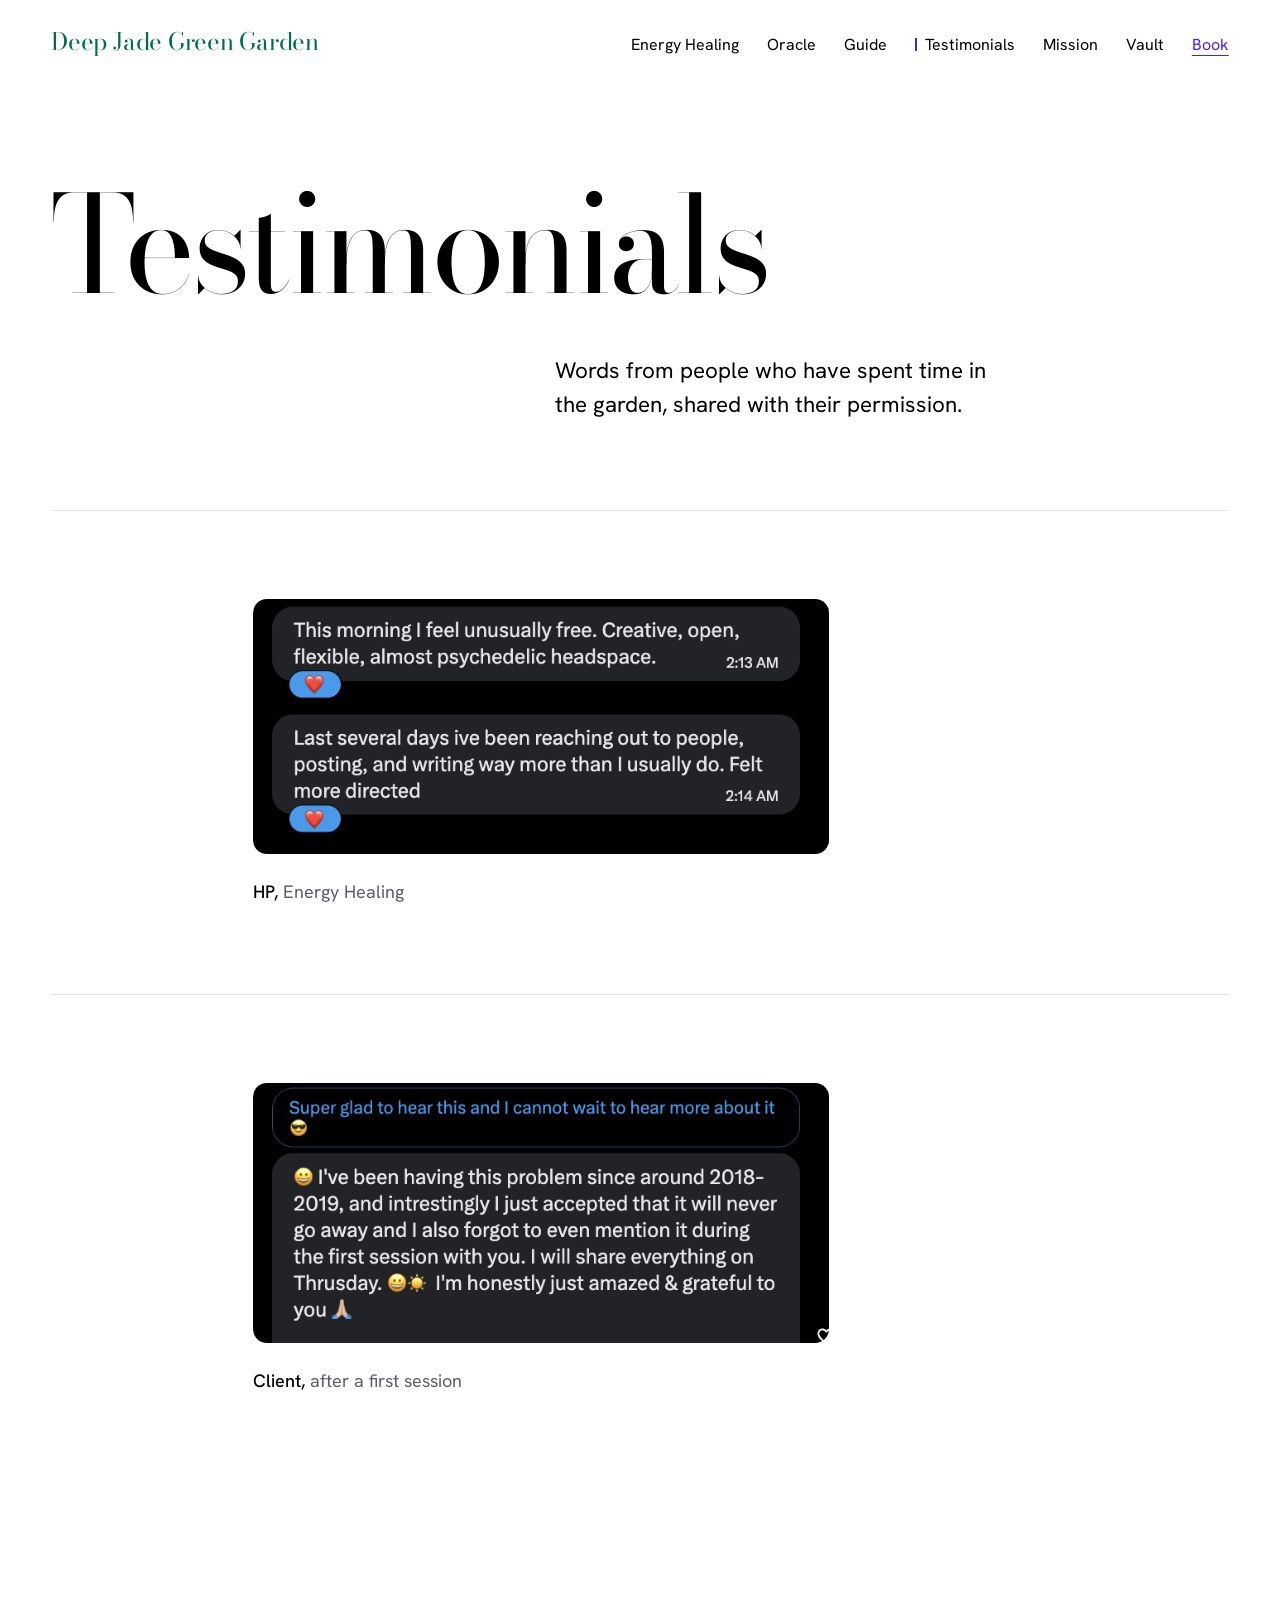
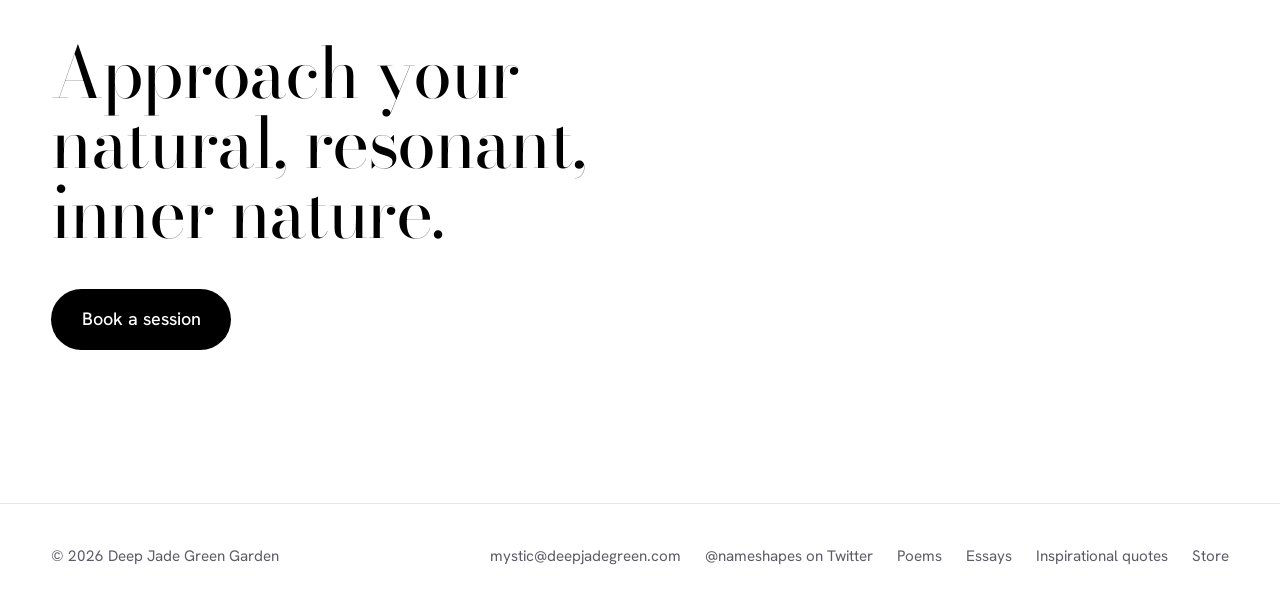
<file: testimonials.html>
<!DOCTYPE html>
<html lang="en">
<head>
  <meta charset="utf-8">
  <meta name="viewport" content="width=device-width, initial-scale=1">
  <title>Testimonials — Deep Jade Green Garden</title>
  <meta name="description" content="Words from clients of Deep Jade Green Garden, shared with their permission.">
  <link rel="icon" href="favicon.ico" sizes="any">
  <link rel="icon" href="favicon-32.png" type="image/png" sizes="32x32">
  <link rel="icon" href="icon-192.png" type="image/png" sizes="192x192">
  <link rel="apple-touch-icon" href="apple-touch-icon.png">
  <link rel="preconnect" href="https://fonts.googleapis.com">
  <link rel="preconnect" href="https://fonts.gstatic.com" crossorigin>
  <link href="https://fonts.googleapis.com/css2?family=Bodoni+Moda:ital,opsz,wght@0,6..96,400..700;1,6..96,400&family=Hanken+Grotesk:wght@400;500&display=swap" rel="stylesheet">
  <link rel="stylesheet" href="style.css">
</head>
<body>
  <a class="skip" href="#main">Skip to content</a>

  <header class="site-header wrap">
    <a class="brand" href="index.html">Deep Jade Green Garden</a>
    <nav class="nav" aria-label="Main">
      <ul>
        <li><a href="healing.html">Energy Healing</a></li>
        <li><a href="oracle.html">Oracle</a></li>
        <li><a href="consult.html">Guide</a></li>
        <li><a href="testimonials.html" aria-current="page">Testimonials</a></li>
        <li><a href="mission.html">Mission</a></li>
        <li><a href="vault.html">Vault</a></li>
        <li class="nav-book"><a href="book.html">Book</a></li>
      </ul>
    </nav>
  </header>

  <main id="main" class="wrap">
    <header class="page-head">
      <h1 class="display">Testimonials</h1>
      <p class="lede">Words from people who have spent time in the garden, shared with their permission.</p>
    </header>

    <!--
      TO ADD A TESTIMONIAL: save the screenshot in the site folder, then copy one
      <figure class="testimonial testimonial-shot"> block and change the file name,
      the alt text (the words in the message) and the caption.
    -->
    <figure class="testimonial testimonial-shot">
      <img src="testimonial-hp.png" width="696" height="308" loading="lazy"
           alt="Message from a client: This morning I feel unusually free. Creative, open, flexible, almost psychedelic headspace. Last several days I've been reaching out to people, posting, and writing way more than I usually do. Felt more directed.">
      <figcaption>HP, <span>Energy Healing</span></figcaption>
    </figure>

    <figure class="testimonial testimonial-shot">
      <img src="testimonial-2.png" width="696" height="314" loading="lazy"
           alt="Reply: Super glad to hear this and I cannot wait to hear more about it. Message from a client: I've been having this problem since around 2018-2019, and interestingly I just accepted that it will never go away and I also forgot to even mention it during the first session with you. I will share everything on Thursday. I'm honestly just amazed and grateful to you.">
      <figcaption>Client, <span>after a first session</span></figcaption>
    </figure>

    <section class="invite">
      <h2>Approach your natural, resonant, inner nature.</h2>
      <a class="button" href="book.html">Book a session</a>
    </section>
  </main>

  <footer class="site-footer wrap">
    <span>&copy; 2026 Deep Jade Green Garden</span>
    <ul>
      <li><a href="mailto:mystic@deepjadegreen.com">mystic@deepjadegreen.com</a></li>
      <li><a href="https://twitter.com/nameshapes">@nameshapes on Twitter</a></li>
      <li><a href="poems.html">Poems</a></li>
      <li><a href="essays.html">Essays</a></li>
      <li><a href="quotes.html">Inspirational quotes</a></li>
      <li><a href="store.html">Store</a></li>
    </ul>
  </footer>
</body>
</html>
</file>
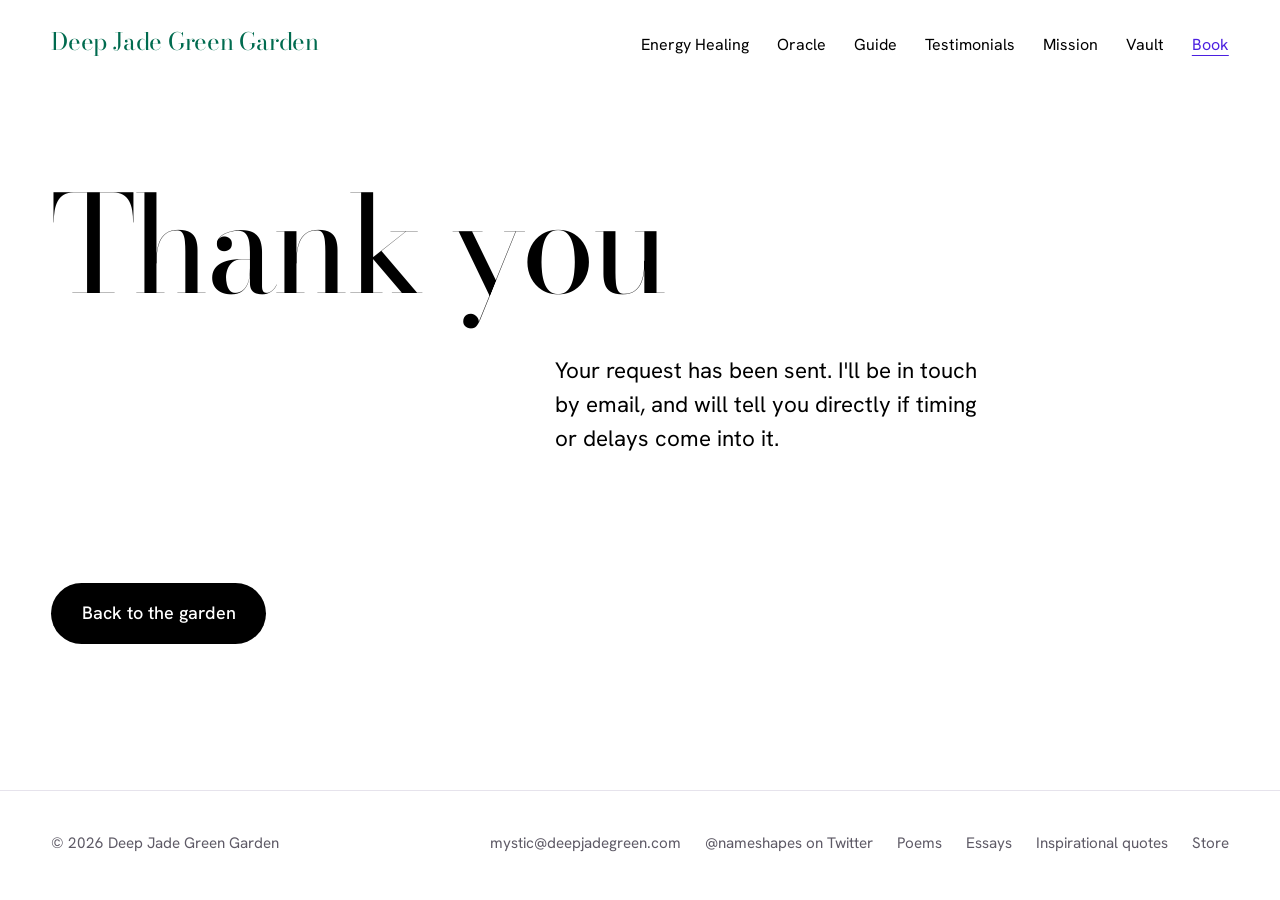
<file: thanks.html>
<!DOCTYPE html>
<html lang="en">
<head>
  <meta charset="utf-8">
  <meta name="viewport" content="width=device-width, initial-scale=1">
  <title>Request received — Deep Jade Green Garden</title>
  <meta name="robots" content="noindex">
  <link rel="icon" href="favicon.ico" sizes="any">
  <link rel="icon" href="favicon-32.png" type="image/png" sizes="32x32">
  <link rel="icon" href="icon-192.png" type="image/png" sizes="192x192">
  <link rel="apple-touch-icon" href="apple-touch-icon.png">
  <link rel="preconnect" href="https://fonts.googleapis.com">
  <link rel="preconnect" href="https://fonts.gstatic.com" crossorigin>
  <link href="https://fonts.googleapis.com/css2?family=Bodoni+Moda:ital,opsz,wght@0,6..96,400..700;1,6..96,400&family=Hanken+Grotesk:wght@400;500&display=swap" rel="stylesheet">
  <link rel="stylesheet" href="style.css">
</head>
<body>
  <a class="skip" href="#main">Skip to content</a>

  <header class="site-header wrap">
    <a class="brand" href="index.html">Deep Jade Green Garden</a>
    <nav class="nav" aria-label="Main">
      <ul>
        <li><a href="healing.html">Energy Healing</a></li>
        <li><a href="oracle.html">Oracle</a></li>
        <li><a href="consult.html">Guide</a></li>
        <li><a href="testimonials.html">Testimonials</a></li>
        <li><a href="mission.html">Mission</a></li>
        <li><a href="vault.html">Vault</a></li>
        <li class="nav-book"><a href="book.html">Book</a></li>
      </ul>
    </nav>
  </header>

  <main id="main" class="wrap">
    <header class="page-head">
      <h1 class="display">Thank you</h1>
      <p class="lede">Your request has been sent. I'll be in touch by email, and will tell you directly if timing or delays come into it.</p>
    </header>
    <p class="after-list"><a class="button" href="index.html">Back to the garden</a></p>
    <div class="spacer"></div>
  </main>

  <footer class="site-footer wrap">
    <span>&copy; 2026 Deep Jade Green Garden</span>
    <ul>
      <li><a href="mailto:mystic@deepjadegreen.com">mystic@deepjadegreen.com</a></li>
      <li><a href="https://twitter.com/nameshapes">@nameshapes on Twitter</a></li>
      <li><a href="poems.html">Poems</a></li>
      <li><a href="essays.html">Essays</a></li>
      <li><a href="quotes.html">Inspirational quotes</a></li>
      <li><a href="store.html">Store</a></li>
    </ul>
  </footer>
</body>
</html>
</file>
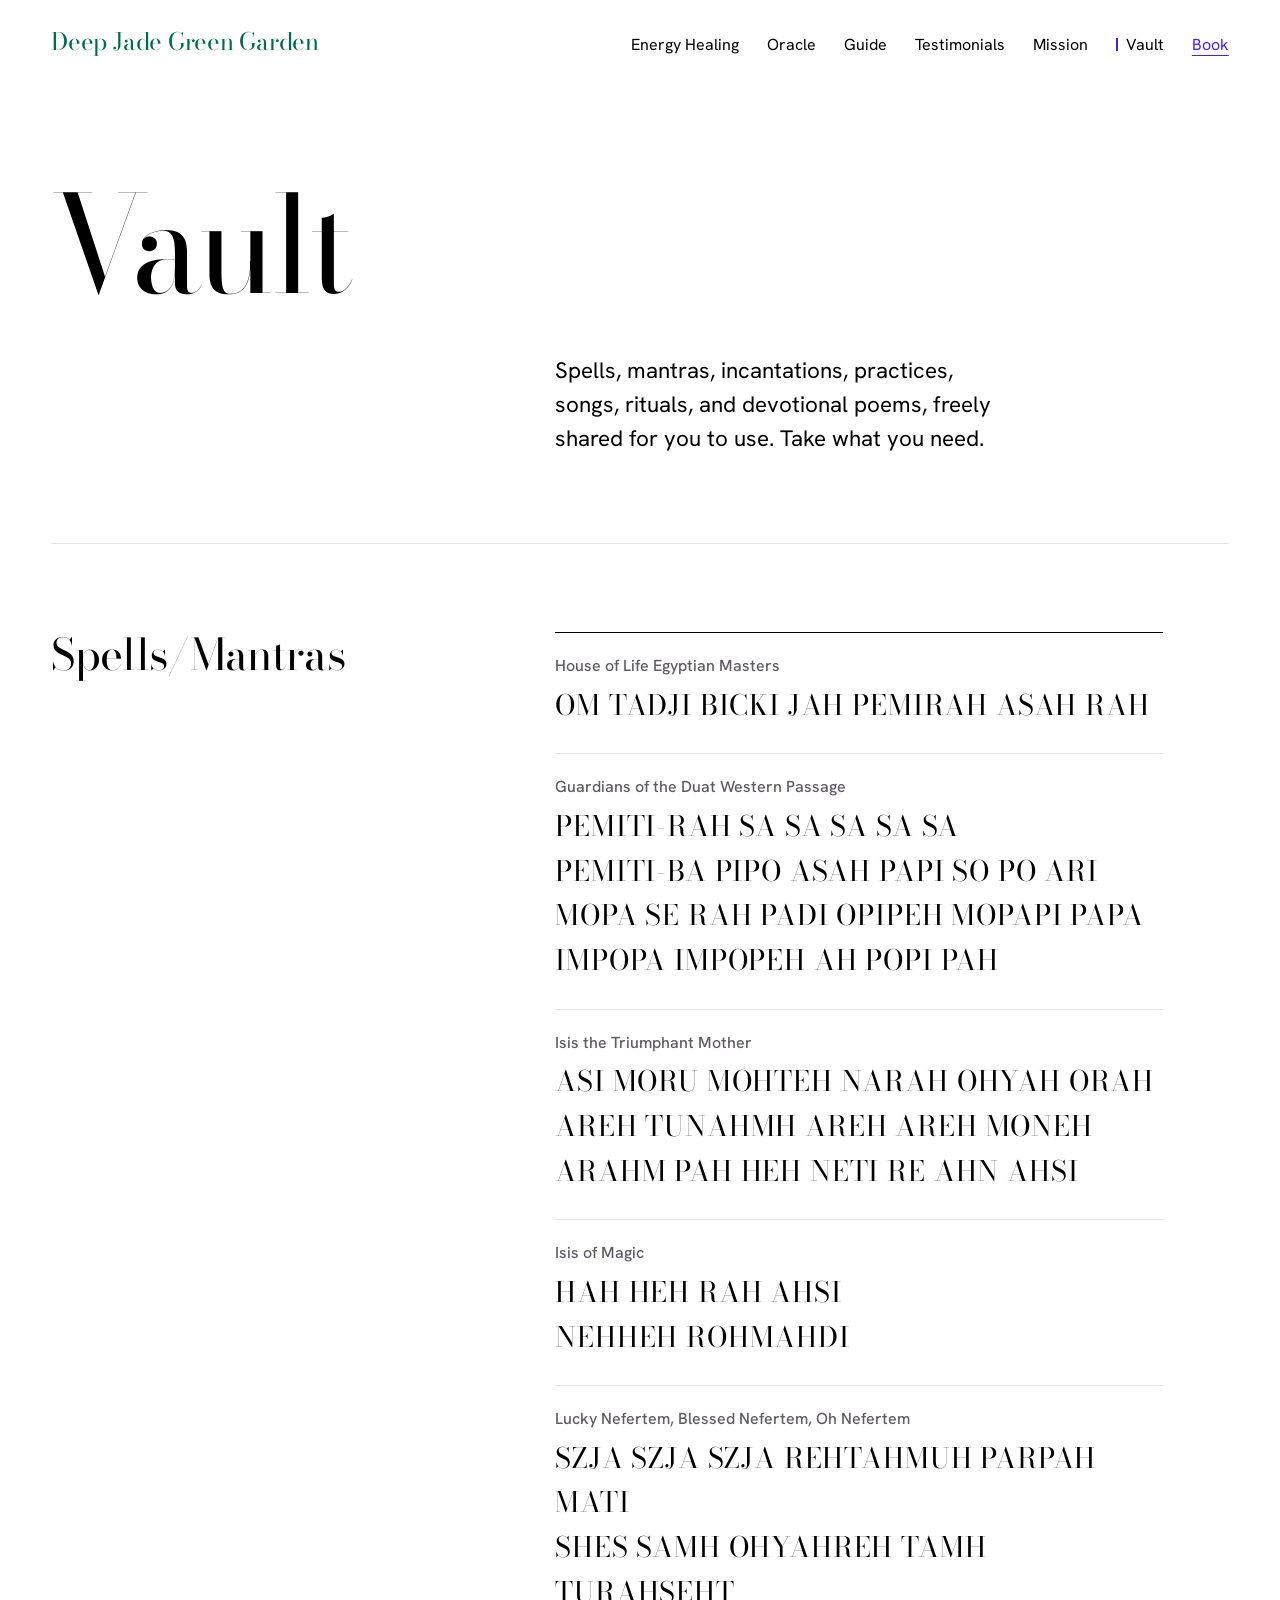
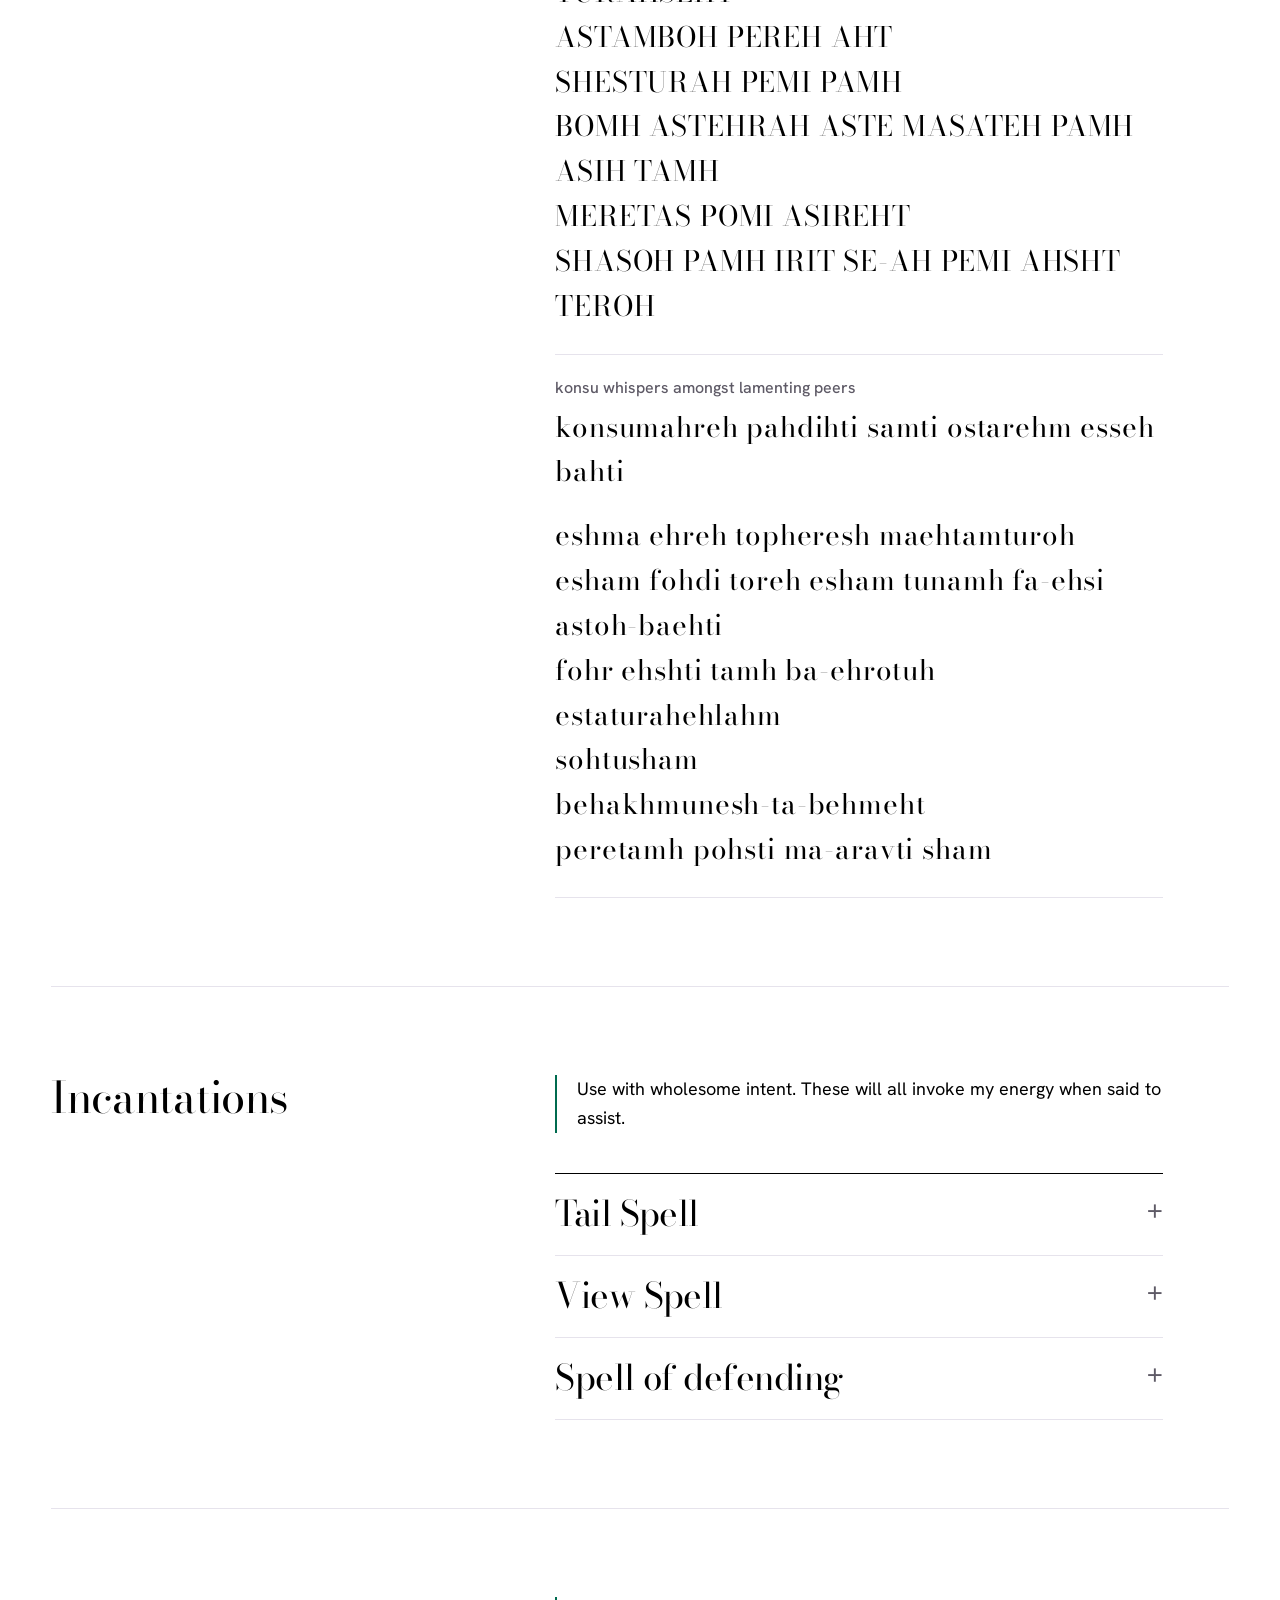
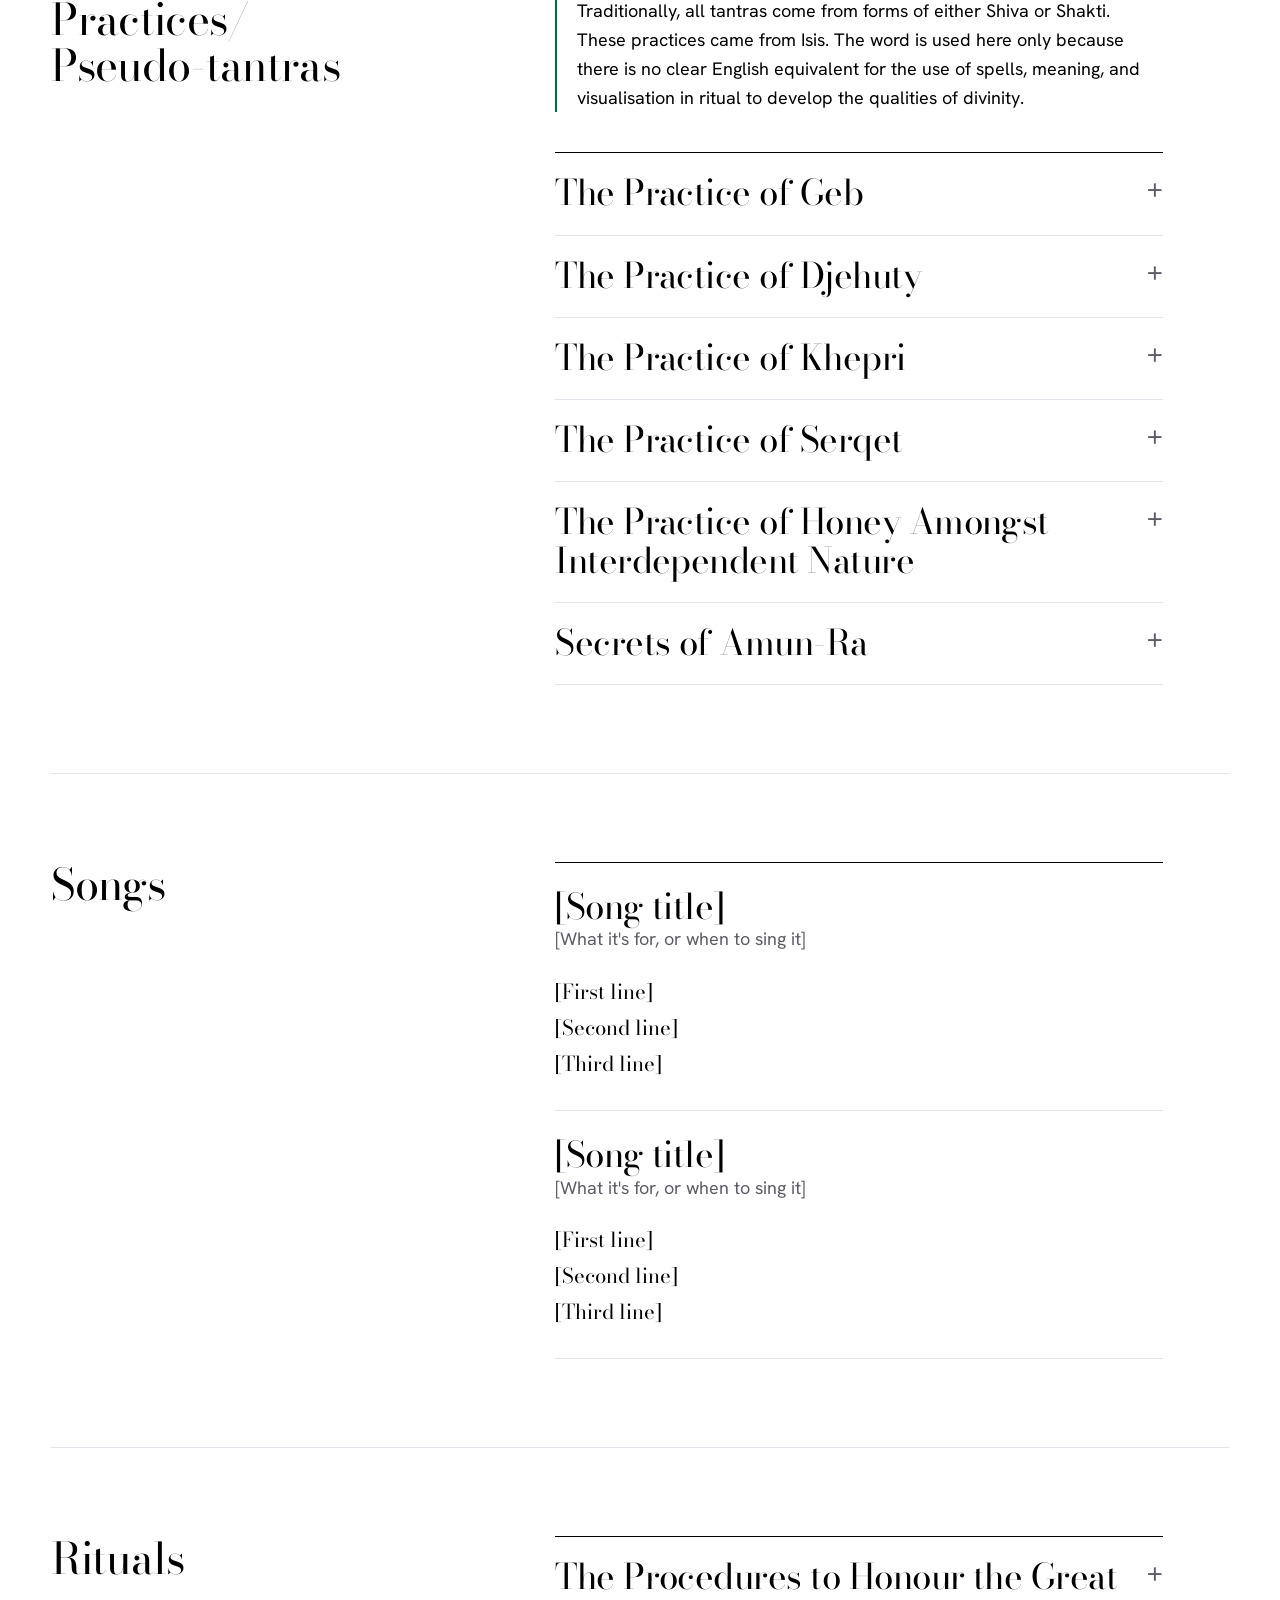
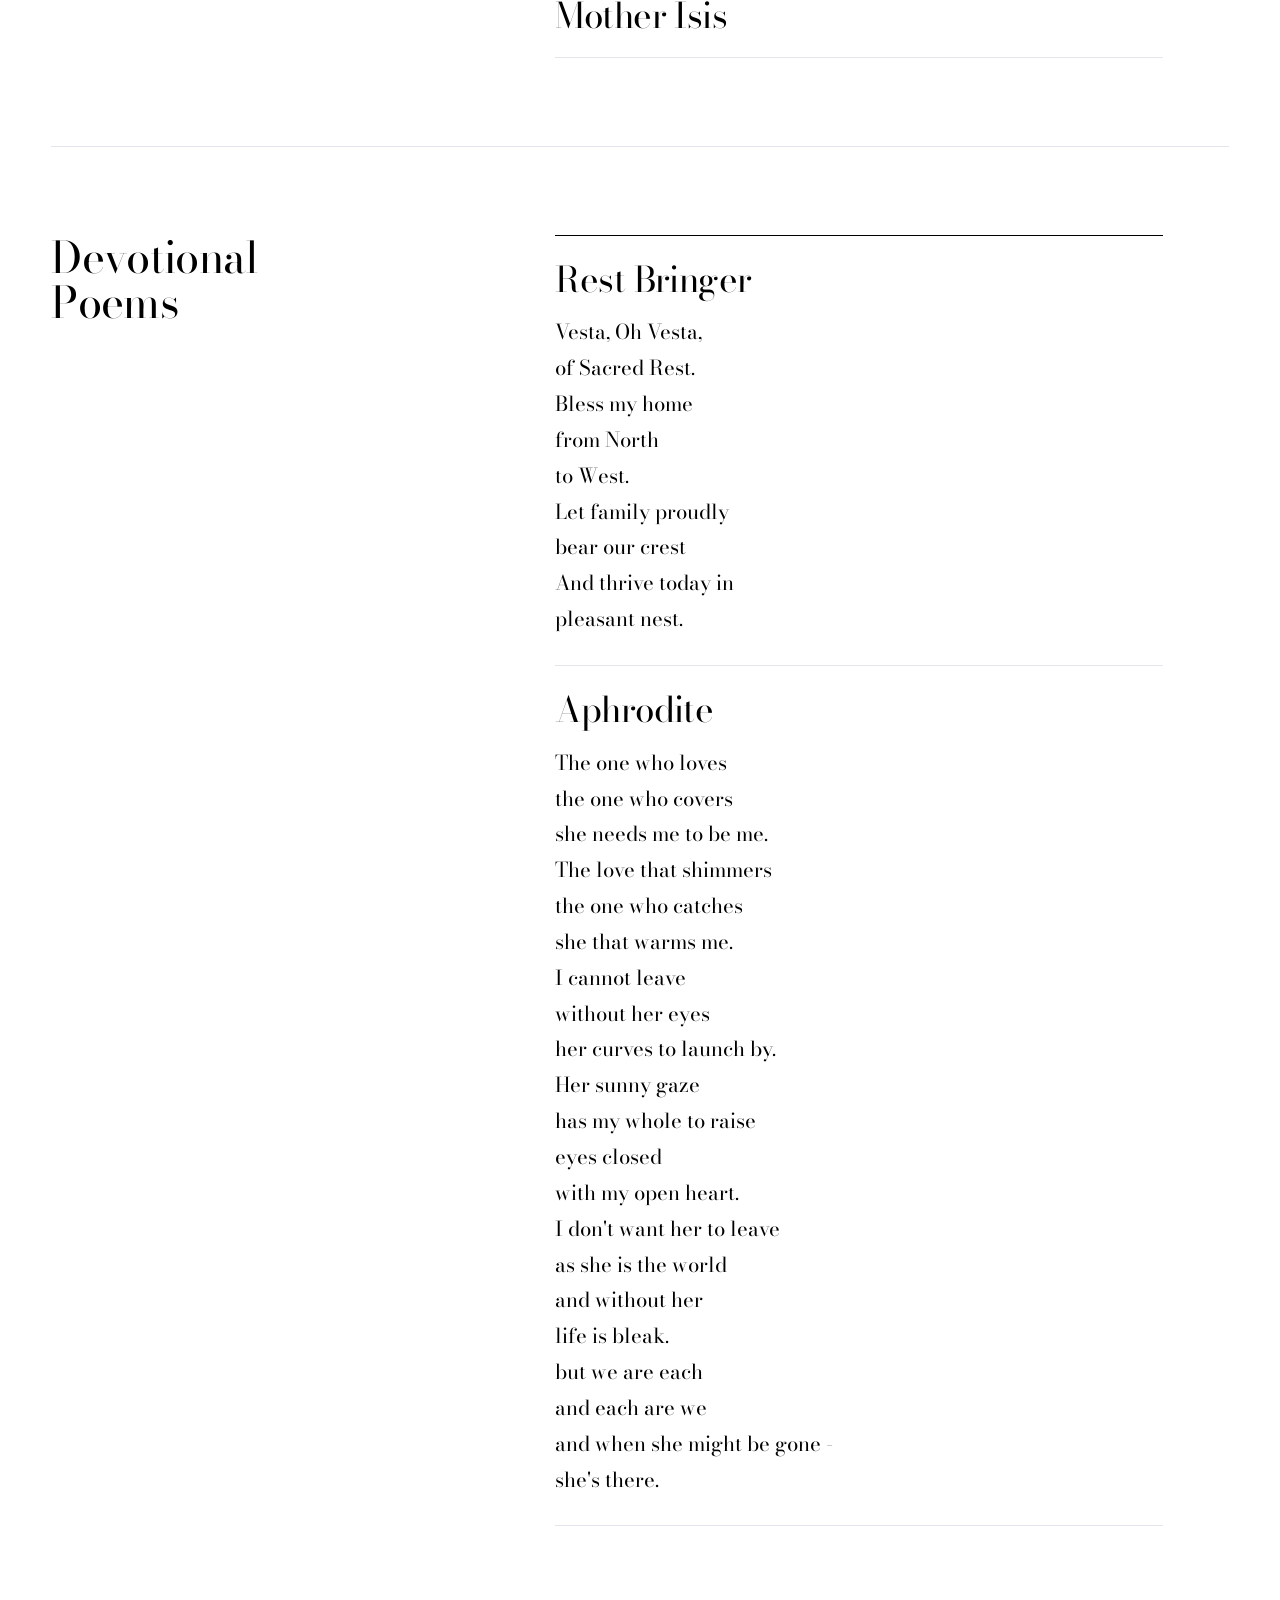
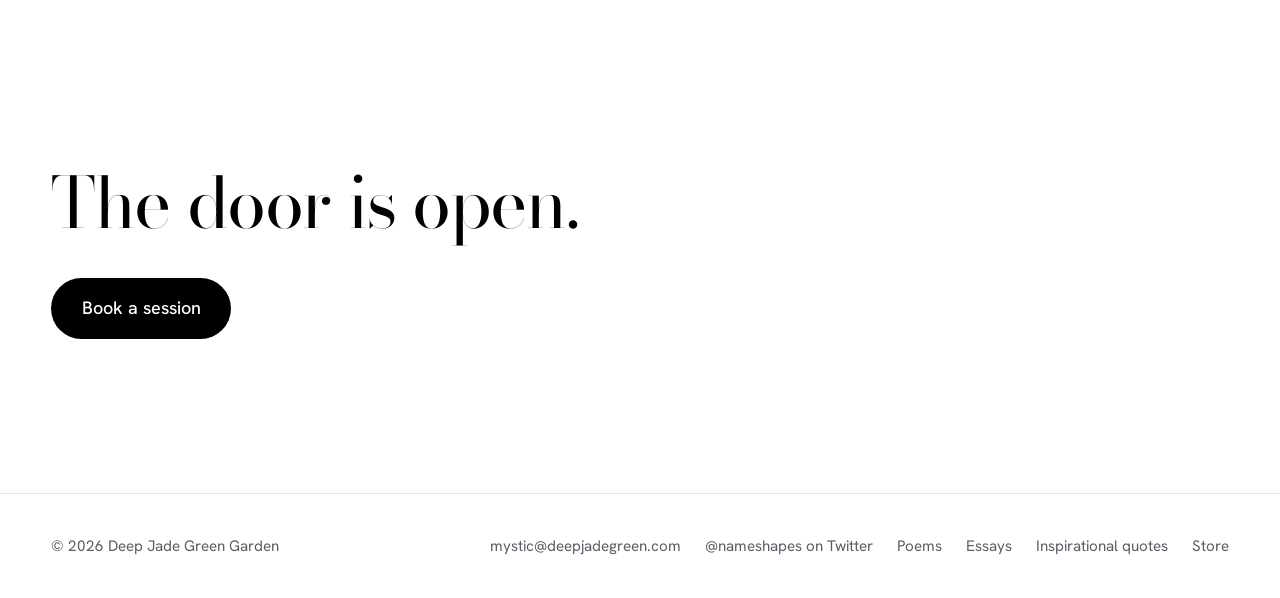
<file: vault.html>
<!DOCTYPE html>
<html lang="en">
<head>
  <meta charset="utf-8">
  <meta name="viewport" content="width=device-width, initial-scale=1">
  <title>Vault — Deep Jade Green Garden</title>
  <meta name="description" content="Spells, mantras, incantations, practices, songs, rituals, and devotional poems from Deep Jade Green Garden.">
  <link rel="icon" href="favicon.ico" sizes="any">
  <link rel="icon" href="favicon-32.png" type="image/png" sizes="32x32">
  <link rel="icon" href="icon-192.png" type="image/png" sizes="192x192">
  <link rel="apple-touch-icon" href="apple-touch-icon.png">
  <link rel="preconnect" href="https://fonts.googleapis.com">
  <link rel="preconnect" href="https://fonts.gstatic.com" crossorigin>
  <link href="https://fonts.googleapis.com/css2?family=Bodoni+Moda:ital,opsz,wght@0,6..96,400..700;1,6..96,400&family=Hanken+Grotesk:wght@400;500&display=swap" rel="stylesheet">
  <link rel="stylesheet" href="style.css">
</head>
<body>
  <a class="skip" href="#main">Skip to content</a>

  <header class="site-header wrap">
    <a class="brand" href="index.html">Deep Jade Green Garden</a>
    <nav class="nav" aria-label="Main">
      <ul>
        <li><a href="healing.html">Energy Healing</a></li>
        <li><a href="oracle.html">Oracle</a></li>
        <li><a href="consult.html">Guide</a></li>
        <li><a href="testimonials.html">Testimonials</a></li>
        <li><a href="mission.html">Mission</a></li>
        <li><a href="vault.html" aria-current="page">Vault</a></li>
        <li class="nav-book"><a href="book.html">Book</a></li>
      </ul>
    </nav>
  </header>

  <main id="main" class="wrap">
    <header class="page-head">
      <h1 class="display">Vault</h1>
      <p class="lede">Spells, mantras, incantations, practices, songs, rituals, and devotional poems, freely shared for you to use. Take what you need.</p>
    </header>

    <section class="block">
      <h2>Spells/Mantras</h2>
      <div class="body vault-list">
          <!-- SPELL OR MANTRA: copy this whole <article> block to add another. Use <br> between lines. -->
          <article class="mantra">
            <h3 class="vault-title">House of Life Egyptian Masters</h3>
            <p class="mantra-words chant-caps">OM TADJI BICKI JAH PEMIRAH ASAH RAH</p>
          </article>
          <article class="mantra">
            <h3 class="vault-title">Guardians of the Duat Western Passage</h3>
            <p class="mantra-words chant-caps">PEMITI-RAH SA SA SA SA SA<br>
              PEMITI-BA PIPO ASAH PAPI SO PO ARI MOPA SE RAH PADI OPIPEH MOPAPI PAPA IMPOPA IMPOPEH AH POPI PAH</p>
          </article>
          <article class="mantra">
            <h3 class="vault-title">Isis the Triumphant Mother</h3>
            <p class="mantra-words chant-caps">ASI MORU MOHTEH NARAH OHYAH ORAH AREH TUNAHMH AREH AREH MONEH ARAHM PAH HEH NETI RE AHN AHSI</p>
          </article>
          <article class="mantra">
            <h3 class="vault-title">Isis of Magic</h3>
            <p class="mantra-words chant-caps">HAH HEH RAH AHSI<br>
              NEHHEH ROHMAHDI</p>
          </article>
          <article class="mantra">
            <h3 class="vault-title">Lucky Nefertem, Blessed Nefertem, Oh Nefertem</h3>
            <p class="mantra-words chant-caps">SZJA SZJA SZJA REHTAHMUH PARPAH MATI<br>
              SHES SAMH OHYAHREH TAMH TURAHSEHT<br>
              ASTAMBOH PEREH AHT<br>
              SHESTURAH PEMI PAMH<br>
              BOMH ASTEHRAH ASTE MASATEH PAMH ASIH TAMH<br>
              MERETAS POMI ASIREHT<br>
              SHASOH PAMH IRIT SE-AH PEMI AHSHT TEROH</p>
          </article>
          <article class="mantra">
            <h3 class="vault-title">konsu whispers amongst lamenting peers</h3>
            <p class="mantra-words chant-caps">konsumahreh pahdihti samti ostarehm esseh bahti</p>
            <p class="mantra-words chant-caps">eshma ehreh topheresh maehtamturoh<br>
              esham fohdi toreh esham tunamh fa-ehsi<br>
              astoh-baehti<br>
              fohr ehshti tamh ba-ehrotuh<br>
              estaturahehlahm<br>
              sohtusham<br>
              behakhmunesh-ta-behmeht<br>
              peretamh pohsti ma-aravti sham</p>
          </article>
      </div>
    </section>

    <section class="block">
      <h2>Incantations</h2>
      <div class="body">
        <p class="vault-note">Use with wholesome intent. These will all invoke my energy when said to assist.</p>
        <div class="vault-list">
          <!-- INCANTATION: copy a whole <details> block to add another. Use <br> for each line break. -->
          <details class="ritual">
            <summary>
              <span class="ritual-name">Tail Spell</span>
            </summary>
            <div class="ritual-body">
              <p class="verse-text">
              Muck rot weyt<br>
              Muck rot weyt<br>
              Muck rot weyt<br>
              Where are yew?<br>
              Where are yew?<br>
              Gone from view<br>
              Gone from view<br>
              By these werds trew
            </p>
            </div>
          </details>
          <details class="ritual">
            <summary>
              <span class="ritual-name">View Spell</span>
            </summary>
            <div class="ritual-body">
              <p class="verse-text">
              Saved from werlds<br>
              Who are yew<br>
              Saved from werlds<br>
              Yew are trew<br>
              You are trew<br>
              Who are yew<br>
              You who are trew<br>
              Arighted view
            </p>
            </div>
          </details>
          <details class="ritual">
            <summary>
              <span class="ritual-name">Spell of defending</span>
            </summary>
            <div class="ritual-body">
              <p class="verse-text">
              All be dazed<br>
              While I unphased<br>
              Who attack me<br>
              They see i am three<br>
              Who see i am three<br>
              They see that they ram<br>
              Into iron plates<br>
              And weighted traps<br>
              On attacking me<br>
              Pamper pamper pamper
            </p>
            </div>
          </details>
        </div>
      </div>
    </section>

    <section class="block">
      <h2>Practices/<wbr>Pseudo&#8209;tantras</h2>
      <div class="body">
        <p class="vault-note">Traditionally, all tantras come from forms of either Shiva or Shakti. These practices came from Isis. The word is used here only because there is no clear English equivalent for the use of spells, meaning, and visualisation in ritual to develop the qualities of divinity.</p>
        <div class="vault-list">
          <!-- TANTRA: copy this whole <details> block to add another. Add as many <p> paragraphs as you need. -->
          <details class="ritual">
            <summary>
              <span class="ritual-name">The Practice of Geb</span>
            </summary>
            <div class="ritual-body geb">
              <p class="verse-text">
                Dirtied feet, holder of trees,<br>
                Geb you are one I would like to meet
              </p>
              <p class="verse-text">
                Be with me, support me true<br>
                I would like to share my weights amongst you
              </p>
              <p class="practice-note">[Said full, with effervescence, trust, and restful spirit]:</p>
              <p class="verse-text">
                All disconnects of my earth and all about<br>
                <em>Fade to the earth</em>
              </p>
              <p class="verse-text">
                All malice of my earth of my passions misplaced<br>
                <em>Fade to the earth</em>
              </p>
              <p class="verse-text">
                All alienation found and my views there around<br>
                <em>Fade to the earth</em>
              </p>
              <p class="verse-text">
                All unclarity thereby<br>
                <em>Fade to the earth</em>
              </p>
              <p class="verse-text">
                My unwillingness laid by<br>
                <em>Fade to the earth</em>
              </p>
              <p class="verse-text">
                All aversions of the pasts<br>
                <em>Fade to the earth</em>
              </p>
              <p class="verse-text">
                All carried-still defeats<br>
                <em>Fade to the earth</em>
              </p>
              <p class="verse-text">
                All the ways I constrict<br>
                <em>Fade to the earth</em>
              </p>
              <p class="verse-text">
                All bubbling-pains then<br>
                <em>Fade to the earth</em>
              </p>
              <p class="verse-text">
                All my deepest of shames<br>
                <em>Fade to the earth</em>
              </p>
              <p class="verse-text">
                And my clattering doubts<br>
                <em>Fade to the earth</em>
              </p>
              <p class="verse-text">
                Still-resounding grief<br>
                <em>Fade to the earth</em>
              </p>
              <p class="verse-text">
                And my sickness of spirit<br>
                And my lack of charm<br>
                And my regrets and whimpers<br>
                And my lacks and failures<br>
                All of it drifts<br>
                To you to share<br>
                My earth is ours<br>
                My service fair<br>
                Of this earth I gain<br>
                And to you this is owed<br>
                Carry this right<br>
                And soon my earth returns.
              </p>
            </div>
          </details>
          <details class="ritual">
            <summary>
              <span class="ritual-name">The Practice of Djehuty</span>
            </summary>
            <div class="ritual-body">
              <p class="practice-note">(Repeat, 5 Times, Aloud)</p>
              <p class="verse-text">
                AYA AYA AYA<br>
                OMBAMI MAH<br>
                OHTOH OHTOH OHTOH<br>
                TEH DJE BATI AUH
              </p>
              <p class="verse-text">
                EKEH RAH OHTO RAH<br>
                BEMDOH AH AH RAH<br>
                EKEH TOKAH AH AH RAH<br>
                BEMBOH AH ATAH RAH
              </p>
              <p class="verse-text">
                DJEHUTEY BAH AH RAH TOH
              </p>
              <p class="verse-text">
                lord of wisdom, pelts of acclaim,<br>
                freedom from your torrent-size<br>
                make me full, have me clear,<br>
                see me not a fool - and wise,
              </p>
              <p class="verse-text">
                DJEHUTEY BAH AH RAH TOH<br>
                where is your hand on mine?<br>
                will you help with every line<br>
                keep me steady angled fine?
              </p>
              <p class="practice-note">[libation]</p>
              <p class="verse-text">
                will you stay with me for life?<br>
                out of trouble or in it light?<br>
                will you make a way for me<br>
                and shine opportunities freely?
              </p>
              <p class="practice-note">[libation]</p>
              <p class="verse-text">
                DJEHUTEY BAH AH RAH TOH<br>
                where is your hand on mine?<br>
                will you find the words for me<br>
                in your chapters shown to me<br>
                in our book the right word seized
              </p>
              <p class="verse-text">
                lord of wisdom you are always true<br>
                find the words for me for you
              </p>
              <p class="verse-text">
                AYA AYA AYA<br>
                OMBAMI MAH<br>
                OHTOH OHTOH OHTOH<br>
                TEH DJE BATI AUH
              </p>
              <p class="verse-text">
                EKEH RAH OHTO RAH<br>
                BEMDOH AH AH RAH<br>
                EKEH TOKAH AH AH RAH<br>
                BEMBOH AH ATAH RAH
              </p>
              <p class="verse-text">
                My praise for Wisdom True!<br>
                My praise for finding You!
              </p>
            </div>
          </details>
          <details class="ritual">
            <summary>
              <span class="ritual-name">The Practice of Khepri</span>
            </summary>
            <div class="ritual-body">
              <p class="verse-text">
                Khepri
              </p>
              <p class="verse-text">
                worlds away<br>
                sized as all<br>
                beetle rolls means of your life<br>
                looking forward, burning heat<br>
                for you he turns once again<br>
                beetle armed with mighty soul
              </p>
              <p class="verse-text">
                TEN AH KEPRI AH<br>
                ATAH AH KEPRI AH<br>
                TEN BOH KEPRI NEHEH BAH<br>
                AH AH KEPRI AH
              </p>
              <p class="verse-text">
                thin arms can move more<br>
                with ra power small and yet not sore<br>
                thin arms can true move true<br>
                by ra power so can you
              </p>
              <p class="practice-note">visualise oneself dissolving into a beetle the size of a grain of sand<br>
                visualise this beetle growing into infinite size as the sun</p>
              <p class="verse-text">
                with this heart and spirit<br>
                do move the sun<br>
                being ra with you<br>
                Khepri has won
              </p>
            </div>
          </details>
          <details class="ritual">
            <summary>
              <span class="ritual-name">The Practice of Serqet</span>
            </summary>
            <div class="ritual-body">
              <p class="verse-text">
                Secrets of Sehr-ket
              </p>
              <p class="practice-note">STANDING ON EARTH, EITHER WITH DIRT IN HANDS OR HANDS ON THE EARTH.</p>
              <p class="verse-text">
                TAM SIN KI-DOKH<br>
                SA SA SA SA<br>
                TAM SIN KI-DOKH<br>
                SA SA SA SA<br>
                TAM SIN KI-DOKH<br>
                SA SA SA SA<br>
                TAM SIN KI-DOKH<br>
                SA SA SA SA
              </p>
              <p class="verse-text">
                SEHR-KEHT, WHIMPER<br>
                SEHR-KEHT, WHINE<br>
                SEHR-KEHT, MAY<br>
                SEHR-KEHT, POISON BE AWAY<br>
                SEHR-KEHT, BE WITH ME<br>
                SEHR-KEHT, BE WITH ME GOOD<br>
                SEHR-KEHT, I HONOUR<br>
                SEHR-KEHT, WITH ME
              </p>
              <p class="practice-note">[looking at yourself in third person like a predator and seeing a large, jet-black scorpion on your head, with glowing, golden eyes and menacing tail from above.]</p>
              <p class="verse-text">LOOK AT YOURSELF IN THIRD PERSON. THIS IS THROUGH HER EYES. YOU SEE A LARGE GUARDIAN BLACK SCORPION ON YOUR HEAD LOOKING DOWN FROM ABOVE. LOOK THROUGH HER UPON YOURSELF SIMULTANEOUSLY AS YOU LOOK UPON YOURSELF THROUGH HER! SEE YOUR CLAWS! YOU ARE SERQET! YOUR GOLDEN EYES AND POLISHED CARAPACE! YOU ARE PROTECTED BY HER ABOUT YOU! YOU ARE PROTECTING YOU BY HER!</p>
              <p class="verse-text">
                Protect protect<br>
                Destroy my weakness<br>
                Protect me protect them<br>
                Set it aright and aright<br>
                Go then, be here<br>
                Be here and stay away<br>
                Stay away but be close<br>
                May I never need your aid<br>
                May I have it truly
              </p>
              <p class="verse-text">
                TAM SIN KI-DOKH<br>
                SA SA SA SA<br>
                TAM SIN KI-DOKH<br>
                SA SA SA SA<br>
                TAM SIN KI-DOKH<br>
                SA SA SA SA<br>
                TAM SIN KI-DOKH<br>
                SA SA SA SA
              </p>
            </div>
          </details>
          <details class="ritual">
            <summary>
              <span class="ritual-name">The Practice of Honey Amongst Interdependent Nature</span>
            </summary>
            <div class="ritual-body">
              <p class="practice-note">[Spoken aloud, visualising rivers of steadily flowing golden-brown honey with every line]:</p>
              <p class="verse-text">
                SEH BAHTI AUH-AH<br>
                honeyed fates clear<br>
                OH MA-SAH TU-RAH<br>
                honey saturates near and far
              </p>
              <p class="verse-text">
                SEH BAHTI AUH-AH<br>
                honeyed fates clear<br>
                OH MA-SAH TU-RAH<br>
                honey saturates near and far
              </p>
              <p class="verse-text">
                SEH BAHTI AUH-AH<br>
                honeyed fates clear<br>
                OH MA-SAH TU-RAH<br>
                honey saturates near and far
              </p>
              <p class="verse-text">
                SEH BAHTI AUH-AH<br>
                honeyed fates clear<br>
                OH MA-SAH TU-RAH<br>
                honey saturates near and far
              </p>
            </div>
          </details>
          <details class="ritual">
            <summary>
              <span class="ritual-name">Secrets of Amun-Ra</span>
            </summary>
            <div class="ritual-body">
              <p class="verse-text">
                Secrets of Amun
              </p>
              <p class="practice-note">Black Pyramid represents Amun-Ra<br>
                Picture of the Sun or imagery of such represents Amun-Ra<br>
                Candle offering or leaving out in the sun</p>
              <p class="verse-text">
                TEKHBOH<br>
                RAHTEH<br>
                NEHHEH<br>
                AH
              </p>
              <p class="practice-note">x4</p>
              <p class="verse-text">
                From the darkness bright emerges the unknown!<br>
                From the corners unclear your shadows play!<br>
                What’s held is not there yet you persist!<br>
                Power to all those that burn in hiding!
              </p>
              <p class="verse-text">
                12 minute candle light to black candle - may the sun shine bright amongst Ra’s strength!
              </p>
              <p class="practice-note">(12 minute meditation visualising the sun and his rays)</p>
              <p class="verse-text">
                At the 12 minute mark blow out the candle - may the sun shine bright beyond my seeing!
              </p>
              <p class="practice-note">(12 minute meditation on non-perception)</p>
              <p class="verse-text">
                AMUN, AMUN, YOU WHO ARE NOT HERE<br>
                AMUN, AMUN, YOU MAKER DARK<br>
                ALL MY WANTS ARE YOURS THROUGH ME
              </p>
              <p class="verse-text">
                RAH, RAH, YOU WHO ARE BLINDING<br>
                SEND ME YOUR PROTECTION<br>
                ALL BIRDS ARE YOUR BA
              </p>
              <p class="practice-note">(x4)</p>
              <p class="verse-text">
                AMUN, AMUN, YOU WHO ARE NOT HERE<br>
                AMUN, AMUN, THIS MAKER DARK<br>
                ALL MY WANTS ARE YOURS THROUGH ME
              </p>
              <p class="verse-text">
                AMUN-RAH OF BLINDING GOLD<br>
                AMUN-RAH OF BLAZING DARK<br>
                I BURN UP MY YEARNING<br>
                IN YOUR POWER PLACE
              </p>
              <p class="verse-text">
                AMUN-RAH OF BLINDING GOLD<br>
                AMUN-RAH OF BLAZING DARK<br>
                I BURN UP MY YEARNING<br>
                IN YOUR POWER PLACE
              </p>
              <p class="practice-note">(IMAGINE DEEPEST DESIRE BURNING UP IN SACRIFICIAL FLAME IN THE STOMACH CHAKRA INTENSELY)</p>
              <p class="verse-text">
                TEKHBOH<br>
                RAHTEH<br>
                NEHHEH<br>
                AH
              </p>
            </div>
          </details>
          <!-- TANTRA: copy a whole <details> block above to add another practice. -->
        </div>
      </div>
    </section>

    <section class="block">
      <h2>Songs</h2>
      <div class="body vault-list">
          <!-- SONG: copy this whole <article> block to add another. Use <br> for each line break. -->
          <article class="song">
            <h3 class="vault-title">[Song title]</h3>
            <p class="vault-for">[What it's for, or when to sing it]</p>
            <p class="verse-text">
              [First line]<br>
              [Second line]<br>
              [Third line]
            </p>
          </article>
          <!-- SONG: copy this whole <article> block to add another. Use <br> for each line break. -->
          <article class="song">
            <h3 class="vault-title">[Song title]</h3>
            <p class="vault-for">[What it's for, or when to sing it]</p>
            <p class="verse-text">
              [First line]<br>
              [Second line]<br>
              [Third line]
            </p>
          </article>
      </div>
    </section>

    <section class="block">
      <h2>Rituals</h2>
      <div class="body vault-list">
        <!-- RITUAL: copy a whole <details> block to add another. -->
        <details class="ritual">
          <summary>
            <span class="ritual-name">The Procedures to Honour the Great Mother Isis</span>
          </summary>
          <div class="ritual-body">
            <p class="practice-note">[Before an image of Isis, Ma'at, Mut, Nut, Seshat, Hathor, or a small bird]</p>
            <p class="verse-text">
              Glory to the ones who have passed and stayed!<br>
              Glory to this nature of infinite forms!<br>
              Glory to the eternal mother of magic who cares for us!<br>
              I praise her goodness and mercy!<br>
              Will she bless me as I bless her?
            </p>
            <p class="verse-text">To the mother as the primordial waters, Mut, I offer water. <span class="inline-note">(Water offering)</span></p>
            <p class="verse-text">To the mother as love in Hathor, I offer natural sound. <span class="inline-note">(Sound offering)</span></p>
            <p class="verse-text">HAH RE AH SI NEH HEH ROH MAHDI <span class="inline-note">x 70</span></p>
            <p class="verse-text">To the mother of magic in Isis, I stand with still-movement to honour your ka.</p>
            <p class="practice-note">Stand in an Anjali Mudra-like hand posture above the head for 7 minutes. (Physical offering: deity yoga visualisation of Isis's throne in the crown.)</p>
            <h3>Closing Promise</h3>
            <p class="verse-text">To the Great Goddess of my heart:</p>
            <p class="verse-text">I will take time to honour you, infinite eternal lady, of nature, love, and mercy. Forgive me for where I have not been as you; teach me to grow bold, brave, open, and true. Allow me to live gracefully, with beauty and poise, to see the Good, to know the Good, to pursue the balance of your heavens and your earth. I will never dominate the feminine, only honour it.</p>
            <p class="verse-text">Glory to your Nature in me! I carry you with me! You carry me with you!</p>
            <p class="verse-text">
              TYET MAH HAH REH<br>
              TOHR TAH<br>
              TYET OH BA HAH REH<br>
              AH KA AH KA<br>
              AN KEH SET ATUM<br>
              NEHEH FAH TOH WOH
            </p>
            <p class="practice-note">[Repeat as sensed resonant]</p>
          </div>
        </details>
      </div>
    </section>

    <section class="block">
      <h2>Devotional Poems</h2>
      <div class="body vault-list">
          <!-- DEVOTIONAL POEM: copy this whole <article> block to add another. Use <br> for each line break. -->
          <article class="song">
            <h3 class="vault-title">Rest Bringer</h3>
            <p class="verse-text">
              Vesta, Oh Vesta,<br>
              of Sacred Rest.<br>
              Bless my home<br>
              from North<br>
              to West.<br>
              Let family proudly<br>
              bear our crest<br>
              And thrive today in<br>
              pleasant nest.
            </p>
          </article>
          <article class="song">
            <h3 class="vault-title">Aphrodite</h3>
            <p class="verse-text">
              The one who loves<br>
              the one who covers<br>
              she needs me to be me.<br>
              The love that shimmers<br>
              the one who catches<br>
              she that warms me.<br>
              I cannot leave<br>
              without her eyes<br>
              her curves to launch by.<br>
              Her sunny gaze<br>
              has my whole to raise<br>
              eyes closed<br>
              with my open heart.<br>
              I don't want her to leave<br>
              as she is the world<br>
              and without her<br>
              life is bleak.<br>
              but we are each<br>
              and each are we<br>
              and when she might be gone -<br>
              she's there.
            </p>
          </article>
          <!-- DEVOTIONAL POEM: copy a whole <article> block to add another. Use <br> for each line break. -->
      </div>
    </section>

    <section class="invite">
      <h2>The door is open.</h2>
      <a class="button" href="book.html">Book a session</a>
    </section>
  </main>

  <footer class="site-footer wrap">
    <span>&copy; 2026 Deep Jade Green Garden</span>
    <ul>
      <li><a href="mailto:mystic@deepjadegreen.com">mystic@deepjadegreen.com</a></li>
      <li><a href="https://twitter.com/nameshapes">@nameshapes on Twitter</a></li>
      <li><a href="poems.html">Poems</a></li>
      <li><a href="essays.html">Essays</a></li>
      <li><a href="quotes.html">Inspirational quotes</a></li>
      <li><a href="store.html">Store</a></li>
    </ul>
  </footer>
</body>
</html>
</file>
<file: style.css>
/* ==========================================================
   Energy healing site — shared stylesheet
   Change the colors and fonts in :root to restyle everything.
   ========================================================== */

:root {
  --paper: #ffffff;   /* background */
  --ink: #000000;     /* text */
  --violet: #4b1fe0;  /* the one accent: djed pillar, links, hover */
  --muted: #5e5a66;   /* secondary text */
  --line: #e6e3ec;    /* quiet dividers */

  --serif: "Bodoni Moda", "Bodoni 72", Didot, Georgia, serif;
  --sans: "Hanken Grotesk", "Helvetica Neue", Arial, sans-serif;

  --gutter: clamp(1.25rem, 4vw, 3.5rem);
  --max: 1280px;
}

* { box-sizing: border-box; }

html { -webkit-text-size-adjust: 100%; }

body {
  margin: 0;
  background: var(--paper);
  color: var(--ink);
  font-family: var(--sans);
  font-size: 1.125rem;
  line-height: 1.6;
  -webkit-font-smoothing: antialiased;
}

a { color: inherit; }
a:hover { color: var(--violet); }

:focus-visible {
  outline: 2px solid var(--violet);
  outline-offset: 4px;
}

.wrap {
  max-width: var(--max);
  margin: 0 auto;
  padding-left: var(--gutter);
  padding-right: var(--gutter);
}

.skip {
  position: absolute;
  left: -9999px;
}
.skip:focus {
  left: 1rem;
  top: 1rem;
  z-index: 10;
  background: var(--paper);
  padding: .5rem 1rem;
}

/* ---------- Header + tabs ---------- */

.site-header {
  display: flex;
  flex-wrap: wrap;
  align-items: baseline;
  justify-content: space-between;
  gap: 1rem 2.5rem;
  padding-top: 1.75rem;
  padding-bottom: 1.75rem;
}

.brand {
  font-family: var(--serif);
  font-size: 1.5rem;
  line-height: 1.2;
  letter-spacing: -.01em;
  text-decoration: none;
  color: #006b4f;   /* deep jade green */
}

.nav ul {
  list-style: none;
  margin: 0;
  padding: 0;
  display: flex;
  flex-wrap: wrap;
  align-items: baseline;
  gap: .5rem 1.75rem;
}

.nav a {
  font-size: 1rem;
  text-decoration: none;
}

/* The current tab gets a small upright mark, echoing the djed pillar on the home page */
.nav a[aria-current="page"]::before {
  content: "";
  display: inline-block;
  width: 2px;
  height: .8em;
  margin-right: .5em;
  background: var(--violet);
  vertical-align: -.05em;
}

.nav .nav-book a {
  color: var(--violet);
  text-decoration: underline;
  text-underline-offset: .3em;
  text-decoration-thickness: 1px;
}

/* ---------- Shared type ---------- */

.display {
  font-family: var(--serif);
  font-weight: 400;
  font-size: clamp(3.25rem, 10.5vw, 9.75rem);
  line-height: .92;
  letter-spacing: -.03em;
  margin: 0;
}

.lede {
  font-size: clamp(1.2rem, 1.8vw, 1.4rem);
  line-height: 1.5;
  max-width: 34ch;
}

.button {
  display: inline-block;
  padding: 1rem 1.9rem;
  border-radius: 999px;
  background: var(--ink);
  color: var(--paper);
  font-weight: 500;
  text-decoration: none;
}
.button:hover {
  background: var(--violet);
  color: var(--paper);
}

/* ---------- Home: hero with djed pillar ---------- */

.hero {
  position: relative;
  overflow-x: clip;
  padding-top: clamp(2rem, 6vw, 4.5rem);
  padding-bottom: clamp(4rem, 10vw, 8rem);
}

.hero-logo {
  position: relative;
  z-index: 1;
  display: block;
  width: clamp(200px, 26vw, 340px);
  height: auto;
  margin: 0 0 clamp(2rem, 4vw, 3.5rem);
}

.hero-stage {
  position: relative;
}

/* Keep far-sight on one line */
.nowrap { white-space: nowrap; }

/* Second part of the home headline, after the colon */
.display-sub {
  display: block;
  max-width: 18ch;
  text-wrap: balance;
  margin-top: clamp(1rem, 2.5vw, 2rem);
  font-size: clamp(1.9rem, 4.2vw, 3.6rem);
  line-height: 1.05;
  letter-spacing: -.015em;
}

.hero .display {
  position: relative;
  z-index: 1;
  max-width: 9ch;
}

.djed {
  position: absolute;
  z-index: 0;
  top: clamp(-16rem, -17vw, -6rem);
  left: 41%;
  width: clamp(170px, 21vw, 300px);
  height: auto;
  color: #006b4f;   /* deep jade green, same as the site name — change this to recolour the pillar */
  pointer-events: none;
  opacity: 0;
  animation: rise 2.4s ease-out .2s forwards;
}

@keyframes rise {
  from { opacity: 0; transform: translateY(1.5rem); }
  to   { opacity: 1; transform: none; }
}

.hero .lede {
  position: relative;
  z-index: 1;
  margin: clamp(3rem, 9vw, 8rem) 0 0 auto;
  margin-right: clamp(0rem, 6vw, 6rem);
}

/* ---------- Home: the four tabs as large links ---------- */

.paths-title {
  font-family: var(--serif);
  font-weight: 400;
  font-size: 1.75rem;
  margin: 0 0 1.5rem;
}

.paths {
  list-style: none;
  margin: 0;
  padding: 0;
  border-top: 1px solid var(--ink);
}

.paths a {
  display: grid;
  grid-template-columns: minmax(0, 1fr) minmax(0, 24rem);
  gap: 1rem 2rem;
  align-items: baseline;
  padding: clamp(1.25rem, 3vw, 2rem) 0;
  border-bottom: 1px solid var(--line);
  text-decoration: none;
}

.paths .path-name {
  font-family: var(--serif);
  font-size: clamp(2.5rem, 6.5vw, 5rem);
  line-height: 1;
  letter-spacing: -.025em;
}

.paths .path-note {
  color: var(--muted);
}

.paths a:hover .path-name { color: var(--violet); }
.paths a:hover .path-note { color: var(--ink); }

/* ---------- Invitation band ---------- */

.invite {
  padding-top: clamp(5rem, 12vw, 10rem);
  padding-bottom: clamp(5rem, 12vw, 10rem);
}

.invite h2 {
  font-family: var(--serif);
  font-weight: 400;
  font-size: clamp(2.25rem, 5.5vw, 4.5rem);
  line-height: 1;
  letter-spacing: -.02em;
  max-width: 14ch;
  margin: 0 0 2.5rem;
}

/* ---------- Inner pages ---------- */

.page-head {
  display: grid;
  grid-template-columns: repeat(12, minmax(0, 1fr));
  column-gap: 2rem;
  padding-top: clamp(3rem, 8vw, 6rem);
  padding-bottom: clamp(3rem, 7vw, 5.5rem);
}

.page-head .display { grid-column: 1 / -1; }

.page-head .lede {
  grid-column: 6 / -1;
  margin: clamp(2rem, 4vw, 3rem) 0 0;
}

.block {
  display: grid;
  grid-template-columns: repeat(12, minmax(0, 1fr));
  column-gap: 2rem;
  padding-top: clamp(3rem, 7vw, 5.5rem);
  padding-bottom: clamp(3rem, 7vw, 5.5rem);
  border-top: 1px solid var(--line);
}

.block > h2 {
  grid-column: 1 / 6;
  font-family: var(--serif);
  font-weight: 400;
  font-size: clamp(1.9rem, 3.4vw, 2.75rem);
  line-height: 1.05;
  letter-spacing: -.015em;
  margin: 0 0 1.5rem;
  max-width: 12ch;
}

.block > .body {
  grid-column: 6 / -1;
  max-width: 38rem;
}

.body > :first-child { margin-top: 0; }
.body > :last-child { margin-bottom: 0; }

.body h3 {
  font-size: 1.125rem;
  font-weight: 500;
  margin: 2rem 0 .25rem;
}
.body h3 + p { margin-top: 0; }

/* Offerings list: name and description left, length and price right */
.offerings {
  list-style: none;
  margin: 0;
  padding: 0;
  border-top: 1px solid var(--ink);
}

.offerings li {
  display: grid;
  grid-template-columns: minmax(0, 1fr) auto;
  gap: .25rem 1.5rem;
  padding: 1.25rem 0;
  border-bottom: 1px solid var(--line);
}

.offerings .name { font-weight: 500; }
.offerings .meta { color: var(--muted); text-align: right; white-space: nowrap; }
.offerings .desc { grid-column: 1 / -1; color: var(--muted); margin: 0; max-width: 34rem; }
.offerings .desc + .desc { margin-top: .6rem; }
.offerings .name.name-red { color: #c1272d; }   /* same red as the oracle */
.body .offerings-title {
  margin: 3rem 0 1rem;
  font-family: var(--serif);
  font-weight: 400;
  font-size: clamp(1.4rem, 2.2vw, 1.75rem);
  line-height: 1.15;
}
.body .offerings-title-first { margin-top: 0; }
.offerings .desc strong { color: var(--ink); font-weight: 500; }

.after-list { margin-top: 2.5rem; }

/* Heavenly beings list inside the Oracle Message offering */
.offerings .beings {
  grid-column: 1 / -1;
  list-style: none;
  margin: .75rem 0 0;
  padding: 0;
}

.offerings .beings li {
  display: block;
  padding: .35rem 0;
  border: 0;
  font-family: var(--serif);
  font-size: clamp(1.4rem, 2.2vw, 1.75rem);
  line-height: 1.2;
}

/* What I work with (Healing page) */
.burdens {
  list-style: none;
  margin: 0;
  padding: 0;
  border-top: 1px solid var(--ink);
}

.burdens li {
  padding: 1.25rem 0 1.4rem;
  border-bottom: 1px solid var(--line);
}

.burdens .name {
  display: block;
  font-family: var(--serif);
  font-size: clamp(1.75rem, 3vw, 2.4rem);
  line-height: 1.1;
  letter-spacing: -.015em;
}

.burdens .desc {
  margin: .4rem 0 0;
  color: var(--muted);
  max-width: 34rem;
}

.beings { margin-top: 2rem; }
.beings li { padding: .9rem 0 1rem; }

.care-note {
  margin-top: 2rem;
  color: var(--muted);
  font-size: .95rem;
}

/* ---------- Poetry ---------- */

.poem {
  display: grid;
  grid-template-columns: repeat(12, minmax(0, 1fr));
  column-gap: 2rem;
  padding-top: clamp(3rem, 7vw, 5.5rem);
  padding-bottom: clamp(3rem, 7vw, 5.5rem);
  border-top: 1px solid var(--line);
}

.poem h2 {
  grid-column: 1 / 6;
  font-family: var(--serif);
  font-style: italic;
  font-weight: 400;
  font-size: clamp(1.6rem, 2.6vw, 2.1rem);
  line-height: 1.1;
  margin: 0 0 1.5rem;
}

.poem .poem-stanzas { grid-column: 6 / -1; }
.poem .poem-stanzas .verse + .verse { margin-top: 1.4em; }

.poem .verse {
  grid-column: 6 / -1;
  font-family: var(--serif);
  font-size: clamp(1.2rem, 1.7vw, 1.4rem);
  line-height: 1.75;
  margin: 0;
}

/* ---------- Epigraph (Temple Work) ---------- */

.epigraph {
  display: grid;
  grid-template-columns: repeat(12, minmax(0, 1fr));
  column-gap: 2rem;
  margin: 0;
  padding-top: clamp(3rem, 7vw, 5.5rem);
  padding-bottom: clamp(3.5rem, 8vw, 6.5rem);
  border-top: 1px solid var(--line);
}

.epigraph blockquote {
  grid-column: 3 / -1;
  margin: 0;
}

.epigraph blockquote p:first-child {
  color: var(--muted);
  margin: 0 0 1.25rem;
}

.epigraph .oracle {
  font-family: var(--serif);
  font-style: italic;
  font-size: clamp(1.5rem, 2.9vw, 2.4rem);
  line-height: 1.35;
  letter-spacing: -.01em;
  margin: 0;
}

/* One auspicious colour per line. Gold and yellow are deepened
   so they stay readable on white. */
.oracle span { display: block; }
.oracle .jade   { color: #00875a; }
.oracle .gold   { color: #a06a14; }
.oracle .red    { color: #c1272d; }
.oracle .blue   { color: #1f4fb8; }
.oracle .yellow { color: #b58f00; }
.oracle .black  { color: #000000; }

.epigraph figcaption {
  grid-column: 3 / -1;
  margin-top: 1.75rem;
  color: var(--muted);
  font-size: .95rem;
}

.epigraph cite { font-style: italic; }

.epigraph blockquote p.tao {
  color: var(--ink);
  font-family: var(--serif);
  font-style: italic;
  font-size: clamp(1.25rem, 1.9vw, 1.6rem);
  line-height: 1.55;
  margin: 0;
}

.tao-epigraph { margin-bottom: clamp(3rem, 7vw, 5rem); border-bottom: 1px solid var(--line); }

/* ---------- Nefer (Mission page) ---------- */

.nefer {
  display: grid;
  grid-template-columns: repeat(12, minmax(0, 1fr));
  column-gap: 2rem;
  align-items: center;
  padding-bottom: clamp(3rem, 7vw, 5rem);
  margin-bottom: clamp(3.5rem, 8vw, 6rem);
  border-bottom: 1px solid var(--ink);   /* clear divider before the mission statement */
}

.nefer-figure { grid-column: 3 / 6; margin: 0; }

.nefer-figure img {
  display: block;
  width: 100%;
  max-width: 12rem;
  height: auto;
}

.nefer-figure figcaption {
  margin-top: .9rem;
  color: var(--muted);
  font-size: .9rem;
  line-height: 1.5;
}

.nefer-text { grid-column: 7 / -1; max-width: 34rem; }

.nefer-text h2 {
  font-family: var(--serif);
  font-weight: 400;
  font-size: clamp(2.25rem, 5vw, 4rem);
  line-height: 1;
  letter-spacing: -.025em;
  margin: 0 0 1.25rem;
}

.nefer-text p { margin: 0; }
.nefer-text p + p { margin-top: 1rem; }

.nefer-text .hieroglyphs {
  margin-top: 1.5rem;
  font-family: "Noto Sans Egyptian Hieroglyphs", "Segoe UI Historic", "Aegyptus", sans-serif;
  font-size: clamp(2.5rem, 4.5vw, 3.5rem);
  line-height: 1.2;
  letter-spacing: .05em;
  color: #006b4f;   /* deep jade green */
}

/* ---------- Mission statement ---------- */

.statement {
  display: grid;
  grid-template-columns: repeat(12, minmax(0, 1fr));
  column-gap: 2rem;
  padding-bottom: clamp(3.5rem, 8vw, 6.5rem);
}

.statement p {
  grid-column: 3 / -1;
  font-family: var(--serif);
  font-size: clamp(1.75rem, 3.6vw, 3rem);
  line-height: 1.2;
  letter-spacing: -.015em;
  max-width: 26ch;
  margin: 0;
}

/* ---------- Vault ---------- */

.vault-list { border-top: 1px solid var(--ink); }

.ritual { border-bottom: 1px solid var(--line); }

.ritual summary {
  display: grid;
  grid-template-columns: minmax(0, 1fr) auto;
  gap: .25rem 1.5rem;
  padding: 1.25rem 0 1.4rem;
  cursor: pointer;
  list-style: none;
}
.ritual summary::-webkit-details-marker { display: none; }

/* Plus sign that turns into a minus when the ritual is open */
.ritual summary::after {
  content: "+";
  grid-column: 2;
  grid-row: 1;
  font-size: 1.75rem;
  line-height: 1;
  color: var(--muted);
}
.ritual[open] summary::after { content: "\2212"; }

.ritual-name {
  grid-column: 1;
  font-family: var(--serif);
  font-size: clamp(1.6rem, 2.8vw, 2.2rem);
  line-height: 1.1;
  letter-spacing: -.015em;
}
.ritual summary:hover .ritual-name { color: var(--violet); }

.ritual-for {
  grid-column: 1;
  color: var(--muted);
}

.ritual-body { padding: 0 0 2rem; }
.ritual-body h3:first-child { margin-top: .5rem; }
.ritual-body ol { padding-left: 1.25rem; margin: 0; }
.ritual-body li + li { margin-top: .5rem; }
.ritual-note { color: var(--muted); }
.ritual-body .verse-text:first-child { margin-top: .25rem; }
.ritual-body .practice-note { margin-top: 1.5rem; }
.inline-note {
  font-family: var(--sans);
  font-style: italic;
  font-size: .9em;
  color: var(--muted);
}

.mantra {
  padding: 1.5rem 0 1.6rem;
  border-bottom: 1px solid var(--line);
}

.mantra-words {
  font-family: var(--serif);
  font-style: italic;
  font-size: clamp(1.6rem, 2.8vw, 2.2rem);
  line-height: 1.25;
  margin: 0;
}

.mantra .vault-title + .mantra-words { margin-top: .75rem; }
.song .vault-title + .verse-text { margin-top: 1rem; }

/* Chants written in capitals: upright and calmer in size */
.mantra-words.chant-caps {
  font-style: normal;
  font-size: clamp(1.35rem, 2.2vw, 1.75rem);
  line-height: 1.6;
  letter-spacing: .03em;
}

/* Spell names sit small above the chant, so the chant leads */
.body .mantra .vault-title {
  font-family: var(--sans);
  font-size: 1rem;
  font-weight: 500;
  letter-spacing: 0;
  color: var(--muted);
}
.mantra .vault-title + .mantra-words { margin-top: .5rem; }
.mantra .mantra-words + .mantra-words { margin-top: 1.2rem; }

.mantra-use {
  color: var(--muted);
  margin: .5rem 0 0;
}

.song {
  padding: 1.5rem 0 1.75rem;
  border-bottom: 1px solid var(--line);
}

.body .vault-title {
  font-family: var(--serif);
  font-weight: 400;
  font-size: clamp(1.6rem, 2.8vw, 2.2rem);
  line-height: 1.1;
  letter-spacing: -.015em;
  margin: 0;
}

.vault-for {
  color: var(--muted);
  margin: .4rem 0 0;
}

.verse-text {
  font-family: var(--serif);
  font-size: clamp(1.15rem, 1.6vw, 1.3rem);
  line-height: 1.75;
  margin: 1.25rem 0 0;
}

.chant {
  font-style: italic;
  margin-top: 1.5rem;
}

.practice-note {
  color: var(--muted);
  font-style: italic;
  margin-bottom: 0;
}

/* ---------- Testimonials ---------- */

.testimonial {
  display: grid;
  grid-template-columns: repeat(12, minmax(0, 1fr));
  column-gap: 2rem;
  margin: 0;
  padding-top: clamp(3rem, 7vw, 5.5rem);
  padding-bottom: clamp(3rem, 7vw, 5.5rem);
  border-top: 1px solid var(--line);
}

.testimonial blockquote {
  grid-column: 3 / -1;
  margin: 0;
}

.testimonial blockquote p {
  font-family: var(--serif);
  font-size: clamp(1.5rem, 2.8vw, 2.25rem);
  line-height: 1.35;
  letter-spacing: -.01em;
  max-width: 30ch;
  margin: 0;
}

.testimonial figcaption {
  grid-column: 3 / -1;
  margin-top: 1.5rem;
  font-weight: 500;
}

.testimonial figcaption span {
  font-weight: 400;
  color: var(--muted);
}

/* ---------- Essays ---------- */

.essay {
  display: grid;
  grid-template-columns: repeat(12, minmax(0, 1fr));
  column-gap: 2rem;
  padding-top: clamp(3rem, 7vw, 5.5rem);
  padding-bottom: clamp(3rem, 7vw, 5.5rem);
  border-top: 1px solid var(--line);
}

.essay header { grid-column: 1 / 6; }

.essay h2 {
  font-family: var(--serif);
  font-weight: 400;
  font-size: clamp(1.75rem, 3vw, 2.5rem);
  line-height: 1.1;
  letter-spacing: -.015em;
  max-width: 14ch;
  margin: 0;
}

.essay-date {
  color: var(--muted);
  margin: .75rem 0 1.5rem;
}

.essay-body {
  grid-column: 6 / -1;
  max-width: 38rem;
}

.essay-body p:first-child { margin-top: 0; }

/* ---------- Heavenly beings (Oracle page) ---------- */

.beings a.name { text-decoration: none; }
.beings a.name:hover { color: var(--violet); }

.deities {
  padding-top: clamp(3rem, 7vw, 5.5rem);
  border-top: 1px solid var(--line);
}

.deities-title {
  font-family: var(--serif);
  font-weight: 400;
  font-size: clamp(1.9rem, 3.4vw, 2.75rem);
  line-height: 1.05;
  letter-spacing: -.015em;
  margin: 0;
}

.deity {
  display: grid;
  grid-template-columns: repeat(12, minmax(0, 1fr));
  column-gap: 2rem;
  align-items: start;
  padding: clamp(2.5rem, 6vw, 4.5rem) 0;
  border-bottom: 1px solid var(--line);
  scroll-margin-top: 2rem;
}
.deity:last-child { border-bottom: 0; }

.deity-image {
  grid-column: 1 / 5;
  aspect-ratio: 4 / 5;
  display: grid;
  place-items: center;
  padding: 1rem;
  background: #eef5f2;   /* pale jade */
  color: var(--muted);
  font-size: .95rem;
  text-align: center;
}

.deity img {
  grid-column: 1 / 5;
  width: 100%;
  aspect-ratio: 4 / 5;
  object-fit: cover;
  display: block;
}

.deity-text { grid-column: 6 / -1; max-width: 38rem; }

.deity-text h3 {
  font-family: var(--serif);
  font-weight: 400;
  font-size: clamp(2.25rem, 5vw, 4rem);
  line-height: 1;
  letter-spacing: -.025em;
  margin: 0 0 1.25rem;
}

.deity-text p { margin: 0; }
.deity-text p + p { margin-top: 1rem; }

/* ---------- Request form (Oracle page) ---------- */

.oracle-note,
.vault-note {
  margin: 0 0 2.5rem;
  padding-left: 1.25rem;
  border-left: 2px solid #006b4f;   /* deep jade green */
}


.request-form { display: grid; gap: 1.5rem; }

.field { display: grid; gap: .4rem; }

.field label { font-weight: 500; }

.request-form input,
.request-form select,
.request-form textarea {
  width: 100%;
  font: inherit;
  color: var(--ink);
  background: var(--paper);
  border: 1px solid var(--muted);
  border-radius: 0;
  padding: .75rem .9rem;
}

.request-form textarea { resize: vertical; min-height: 10rem; }

.request-form input:focus-visible,
.request-form select:focus-visible,
.request-form textarea:focus-visible {
  outline: 2px solid var(--violet);
  outline-offset: 1px;
  border-color: var(--ink);
}

.request-form .button {
  justify-self: start;
  border: 0;
  cursor: pointer;
  font: inherit;
  font-weight: 500;
}

/* Hidden trap field that catches spam bots */
.honey { position: absolute; left: -9999px; }

.spacer { height: clamp(4rem, 10vw, 8rem); }

/* Screenshot testimonials */
.testimonial-shot img {
  grid-column: 3 / -1;
  display: block;
  width: 100%;
  max-width: 36rem;
  height: auto;
  border-radius: 14px;
}

/* ---------- Booking ---------- */

.booking {
  padding-bottom: clamp(4rem, 10vw, 8rem);
}

.booking-note {
  margin: 2.5rem 0 0;
  color: var(--muted);
  font-size: .95rem;
}

.booking iframe {
  display: block;
  width: 100%;
  min-height: 800px;
  border: 0;
}


/* ---------- Footer ---------- */

.site-footer {
  display: flex;
  flex-wrap: wrap;
  justify-content: space-between;
  align-items: baseline;
  gap: 1rem 2rem;
  padding-top: 2.5rem;
  padding-bottom: 2.5rem;
  border-top: 1px solid var(--line);
  color: var(--muted);
  font-size: .95rem;
}

.site-footer ul {
  list-style: none;
  margin: 0;
  padding: 0;
  display: flex;
  flex-wrap: wrap;
  gap: .5rem 1.5rem;
}

.site-footer a { text-decoration: none; }

/* ---------- Small screens ---------- */

@media (max-width: 760px) {
  .site-header { flex-direction: column; gap: .75rem; }
  .nav ul { gap: .4rem 1.25rem; }

  .djed {
    top: -5.5rem;
    left: auto;
    right: 0;
    width: 32vw;
  }

  .hero .lede { margin: 5.5rem 0 0; }

  .paths a { grid-template-columns: 1fr; gap: .4rem; }

  .page-head .lede,
  .block > h2,
  .block > .body,
  .poem h2,
  .poem .poem-stanzas,
  .poem .verse,
  .epigraph blockquote,
  .epigraph figcaption,
  .testimonial blockquote,
  .testimonial figcaption,
  .testimonial-shot img,
  .statement p,
  .nefer-figure,
  .nefer-text,
  .essay header,
  .essay-body,
  .deity-text { grid-column: 1 / -1; }
  .deity-image,
  .deity img { grid-column: 1 / -1; max-width: 22rem; margin-bottom: 1.75rem; }
  .nefer-figure img { max-width: 9.5rem; }
  .nefer-text { margin-top: 2rem; }
}

/* ---------- Respect reduced motion ---------- */

@media (prefers-reduced-motion: reduce) {
  .djed {
    animation: none;
    opacity: 1;
  }
}
</file>
